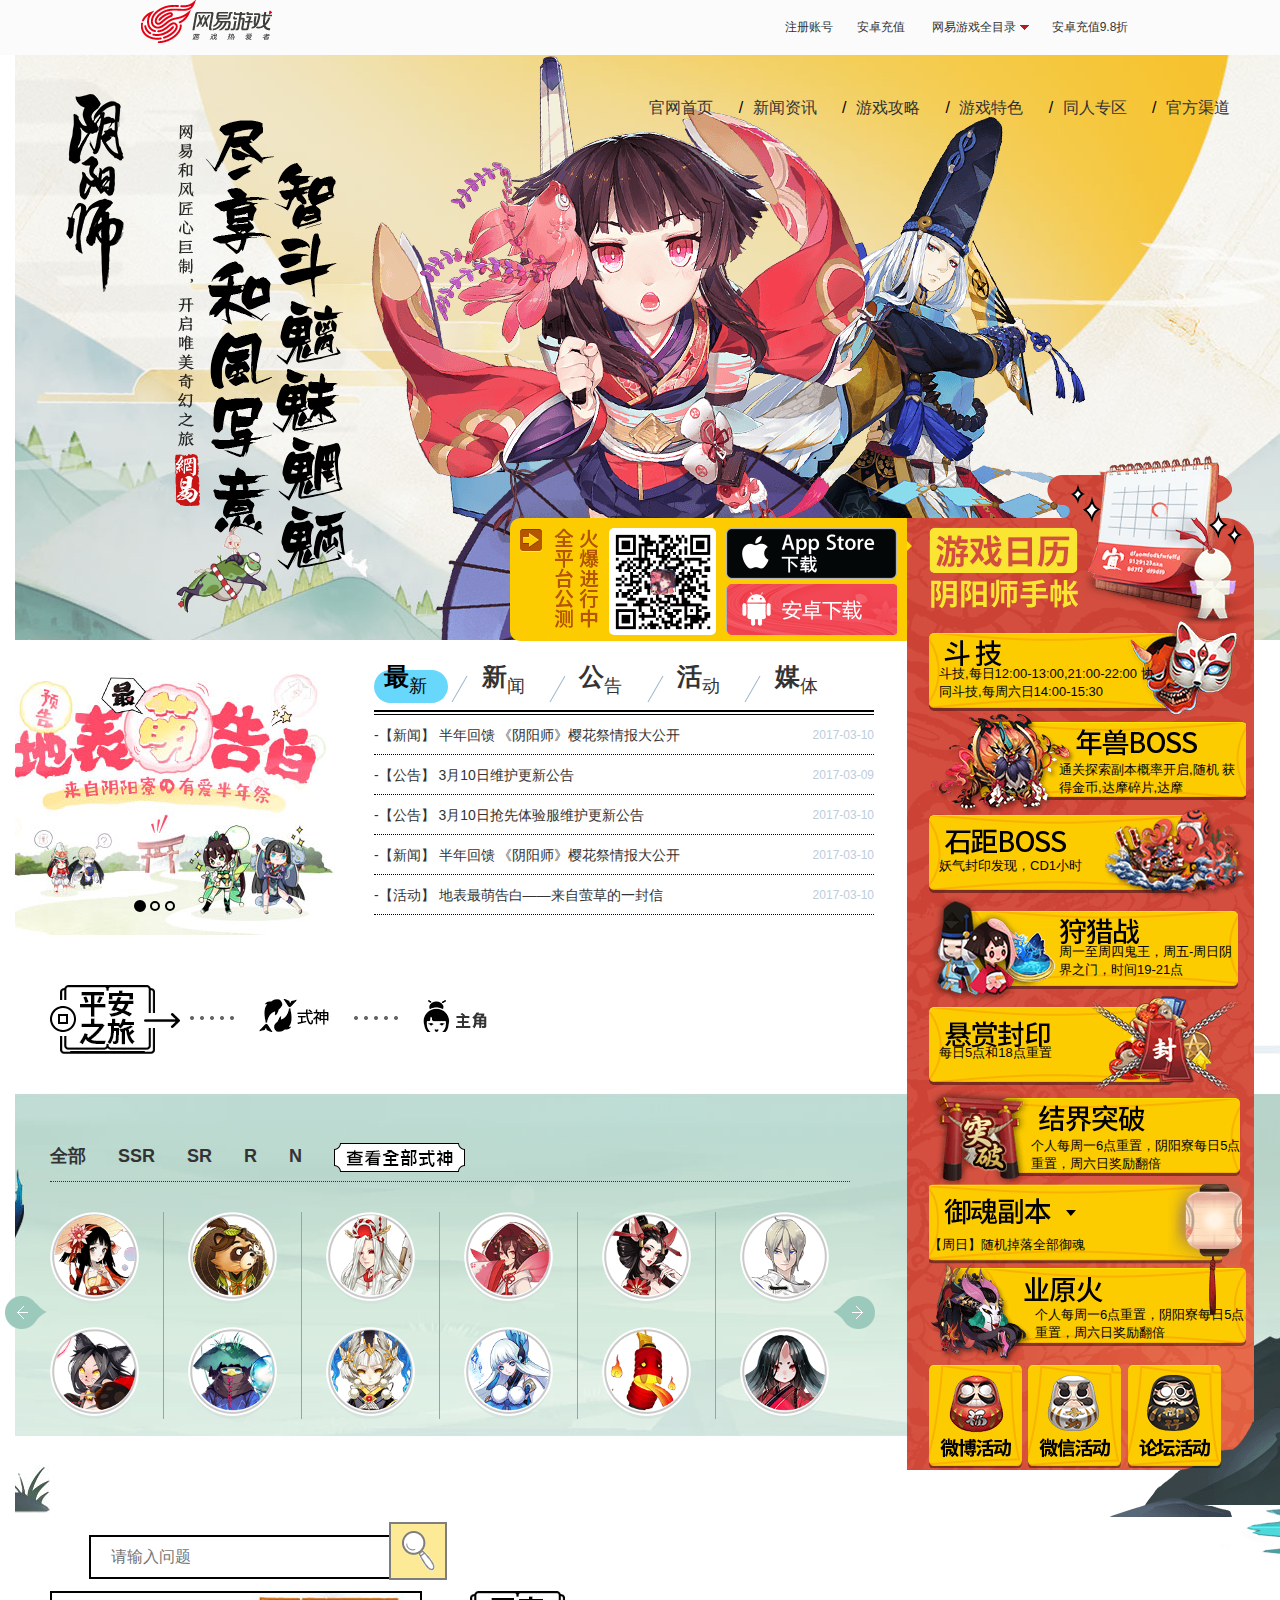
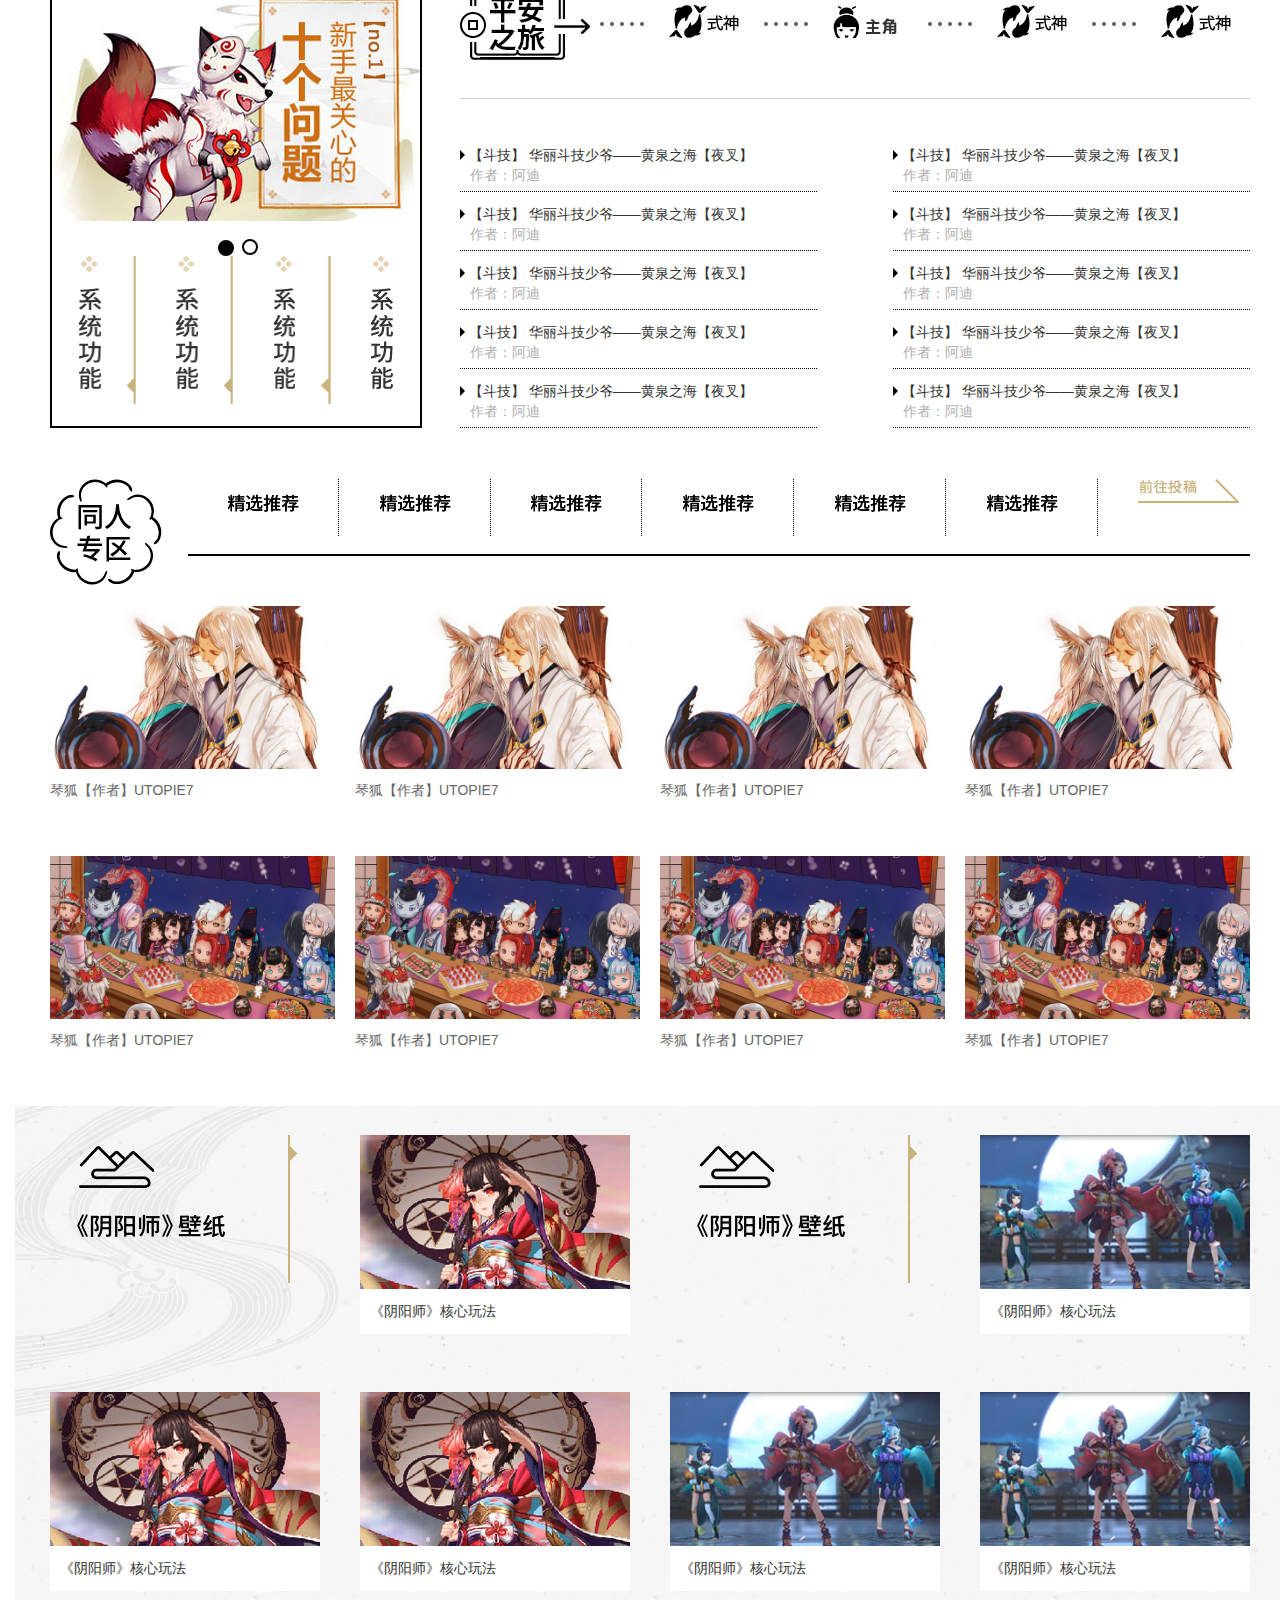
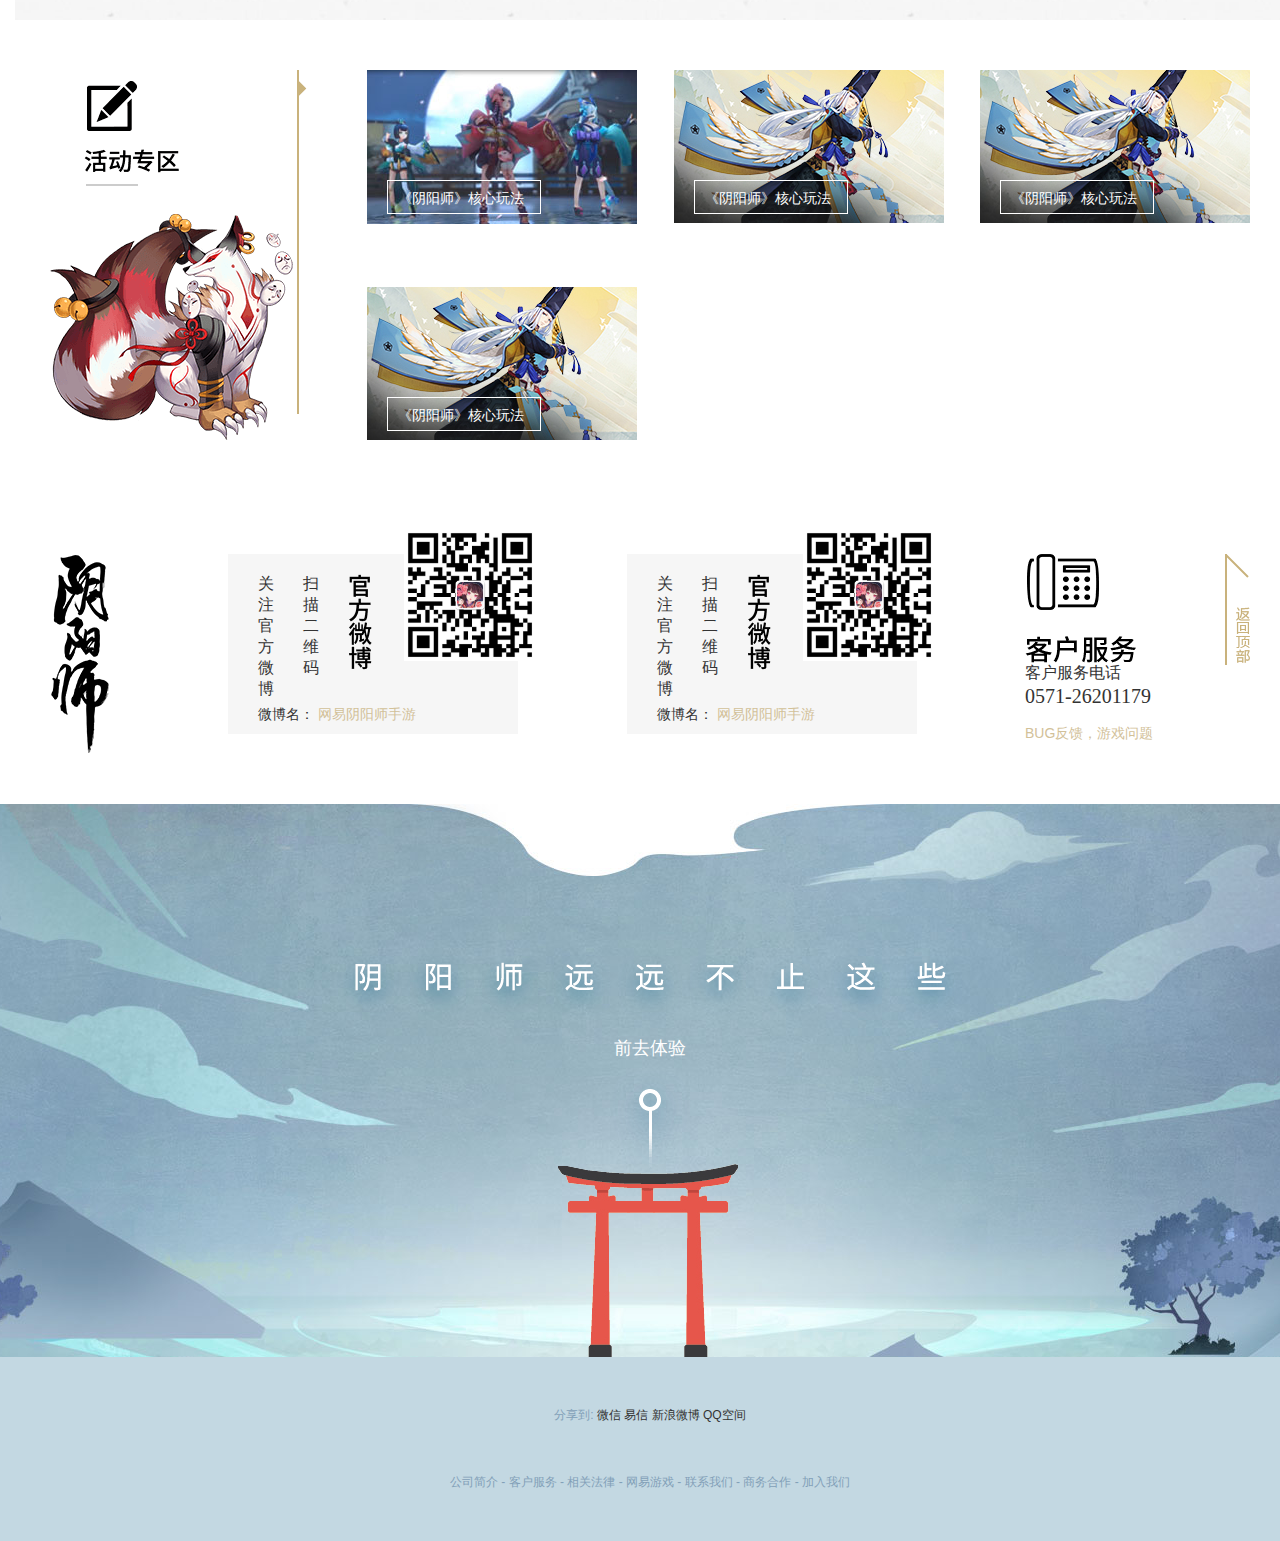
<file: index.html>
<!DOCTYPE html>
<html>
<head lang="zh-cn">
    <meta charset="UTF-8">
    <!-- 2.viewport-->
    <!-- <meta name="viewport" content="width=device-width,initial-scale=1,user-scalable=no"/> -->
    <!-- 3.x-ua-compatible-->
    <meta http-equiv="x-ua-compatible" content="IE=edge"/>
    <title></title>
    <!-- 4.引入2个兼容文件-->
    <script src="js/html5shiv.min.js"></script>
    <script src="js/respond.min.js"></script>
    <!-- 6.引入boot-->
    <link rel="stylesheet" href="css/bootstrap.min.css"/>
    <link rel="stylesheet" href="yys_home.css"/>
    <link rel="stylesheet" href="css/animate.css"/>
</head>
<body>
    <header id="header" class="clear">
        <div class="top">
            <div>
                <img src="yys_home/logo_b5525b7.png">
            </div>
            <ul>
                <li>
                    <a href="">注册账号</a>
                </li>
                <li>
                    <a href="">安卓充值</a>
                </li>
                <li>
                    <a href="">网易游戏全目录</a>
                </li>
                <li>
                    <a href="">安卓充值9.8折</a>
                </li>
            </ul>
        </div>
    </header>
    <section id="section"class="clear container">
        <nav id="nav">
            <ol class="breadcrumb">
                <li><a href="#">官网首页</a></li>
                <li><a href="yys_news.html"target="_blank">新闻资讯</a></li>
                <li><a href="yys_draw.html"target="_blank">游戏攻略</a></li>
                <li><a href="yys_actor.html" target="_blank">游戏特色</a></li>
                <li><a href="yys_cos.html" target="_blank">同人专区</a></li>
                <li><a href="yys_html5.html"target="_blank">官方渠道</a></li>
            </ol>
            <div class="animated flip">
                <img src="yys_home/logo_7920691.png" alt=""/>
            </div>
            <div class="animated lightSpeedIn">
                <img src="yys_home/slogon_fb1e8a7.png" alt=""/>
            </div>
            <div class="animated zoomIn">
                <img src="yys_home/shenle_77d66bd.png" alt=""/>
            </div>
            <div class="animated slideInUp">
                <img src="yys_home/qingmin_5e1c3bc.png" alt=""/>
            </div>

            <div><img src="yys_home/bunny_cc1e937.gif" alt=""/></div>
        </nav>
        <div id="game_calendar" class="clear">

            <div>
                <h1>
                    <b></b>
                </h1>
                <a href="#">
                斗技,每日12:00-13:00,21:00-22:00
                协同斗技,每周六日14:00-15:30
                </a>
                <a href="#">
                    通关探索副本概率开启,随机
                    获得金币,达摩碎片,达摩
                </a>
                <a href="#">
                    妖气封印发现，CD1小时
                </a>
                <a href="#">
                    周一至周四鬼王，周五-周日阴界之门，时间19-21点
                </a>
                <a href="#">
                    每日5点和18点重置
                </a>
                <a href="#">
                    个人每周一6点重置，阴阳寮每日5点重置，周六日奖励翻倍
                </a>
                <span>
                    <p>【周日】随机掉落全部御魂</p>
                    <u>
                        <p>【周日】随机掉落全部御魂</p>
                        <p>【周日】随机掉落全部御魂</p>
                        <p>【周日】随机掉落全部御魂</p>
                        <p>【周日】随机掉落全部御魂</p>

                    </u>
                </span>
                <a href="#">
                    个人每周一6点重置，阴阳寮每日5点重置，周六日奖励翻倍
                </a>
                <div class="calender_foot">
                    <a href="#"></a>
                    <a href="#"></a>
                    <a href="#"></a>
                </div>
            </div>
            <div>
                <a href="#"></a>
                <span></span>
                <span>
                    <img src="yys_home/qr" alt=""/>
                </span>
                <span>
                </span>
                 <span>
                </span>
            </div>
        </div>
        <div id="news" class="clear">
        <div>
            <div class="banner">
                <div id="carousel-example-generic" class="carousel slide" data-ride="carousel">
                    <!-- Indicators -->
                    <ol class="carousel-indicators">
                        <li data-target="#carousel-example-generic" data-slide-to="0" class="active"></li>
                        <li data-target="#carousel-example-generic" data-slide-to="1"></li>
                        <li data-target="#carousel-example-generic" data-slide-to="2"></li>
                    </ol>

                    <!-- Wrapper for slides -->
                    <div class="carousel-inner" role="listbox">
                        <div class="item active">
                            <img src="yys_home/58c0c0e1bd6cdf8a8575e5db7VlKjq7i.jpg" alt="...">
                            <div class="carousel-caption">
                            </div>
                        </div>
                        <div class="item">
                        <img src="yys_home/58b8cde296dee4ca5022d102ziyuNl4I.jpg" alt="...">
                        <div class="carousel-caption">
                            ...
                        </div>
                    </div>
                        <div class="item">
                            <img src="yys_home/58a413b8143cfaba6eaf452aEmYT9Giv.jpg" alt="...">
                            <div class="carousel-caption">
                                ...
                            </div>
                        </div>
                    </div>

                </div>
            </div>
            <div class="news_wrap">
                <div>
                    <a href="#" class="hover">
                        <b>最</b>新
                        <i></i>
                    </a>
                    <del></del>
                    <a href="#">
                        <b>新</b>闻
                        <i></i>
                    </a>
                    <del></del>
                    <a href="#">
                        <b>公</b>告
                        <i></i>
                    </a>
                    <del></del>
                    <a href="#">
                        <b>活</b>动
                        <i></i>
                    </a>
                    <del></del>
                    <a href="#">
                        <b>媒</b>体
                        <i></i>
                    </a>
                </div>
                <div>
                <ul>
                    <li>
                        <a href=""> -【新闻】 半年回馈 《阴阳师》樱花祭情报大公开</a>
                        <i>2017-03-10</i>
                    </li>
                    <li>
                        <a href=""> -【公告】 3月10日维护更新公告</a>
                        <i>2017-03-09</i>
                    </li>
                    <li>
                        <a href=""> -【公告】 3月10日抢先体验服维护更新公告</a>
                        <i>2017-03-10</i>
                    </li>
                    <li>
                        <a href=""> -【新闻】 半年回馈 《阴阳师》樱花祭情报大公开</a>
                        <i>2017-03-10</i>
                    </li>
                    <li>
                        <a href="">-【活动】 地表最萌告白——来自萤草的一封信</a>
                        <i>2017-03-10</i>
                    </li>
                </ul>
                <ul>
                    <li>
                        <a href=""> -【新闻】 半年回馈 《阴阳师》樱花祭情报大公开</a>
                        <i>2017-03-10</i>
                    </li>
                    <li>
                        <a href=""> -【公告】 半年回馈 《阴阳师》樱花祭情报大公开</a>
                        <i>2017-03-09</i>
                    </li>
                    <li>
                        <a href=""> -【公告】 半年回馈 《阴阳师》樱花祭情报大公开</a>
                        <i>2017-03-10</i>
                    </li>
                    <li>
                        <a href=""> -【新闻】 半年回馈 《阴阳师》樱花祭情报大公开</a>
                        <i>2017-03-10</i>
                    </li>
                    <li>
                        <a href="">-【活动】 半年回馈 《阴阳师》樱花祭情报大公开</a>
                        <i>2017-03-10</i>
                    </li>
                </ul>
                <ul>
                    <li>
                        <a href=""> -【新闻】 3月10日维护更新公告</a>
                        <i>2017-03-10</i>
                    </li>
                    <li>
                        <a href=""> -【公告】 3月10日维护更新公告</a>
                        <i>2017-03-09</i>
                    </li>
                    <li>
                        <a href=""> -【公告】 3月10日维护更新公告</a>
                        <i>2017-03-10</i>
                    </li>
                    <li>
                        <a href=""> -【新闻】 3月10日维护更新公告</a>
                        <i>2017-03-10</i>
                    </li>
                    <li>
                        <a href="">-【活动】 3月10日维护更新公告</a>
                        <i>2017-03-10</i>
                    </li>
                </ul>
                <ul>
                    <li>
                        <a href=""> -【新闻】 地表最萌告白——来自萤草的一封信</a>
                        <i>2017-03-10</i>
                    </li>
                    <li>
                        <a href=""> -【公告】 地表最萌告白——来自萤草的一封信</a>
                        <i>2017-03-09</i>
                    </li>
                    <li>
                        <a href=""> -【公告】 地表最萌告白——来自萤草的一封信</a>
                        <i>2017-03-10</i>
                    </li>
                    <li>
                        <a href=""> -【新闻】 地表最萌告白——来自萤草的一封信</a>
                        <i>2017-03-10</i>
                    </li>
                    <li>
                        <a href="">-【活动】 地表最萌告白——来自萤草的一封信</a>
                        <i>2017-03-10</i>
                    </li>
                </ul>
                <ul>
                    <li>
                        <a href=""> -【新闻】 3月10日抢先体验服维护更新公告</a>
                        <i>2017-03-10</i>
                    </li>
                    <li>
                        <a href=""> -【公告】 3月10日抢先体验服维护更新公告</a>
                        <i>2017-03-09</i>
                    </li>
                    <li>
                        <a href=""> -【公告】 3月10日抢先体验服维护更新公告</a>
                        <i>2017-03-10</i>
                    </li>
                    <li>
                        <a href=""> -【新闻】 3月10日抢先体验服维护更新公告</a>
                        <i>2017-03-10</i>
                    </li>
                    <li>
                        <a href="">-【活动】 3月10日抢先体验服维护更新公告</a>
                        <i>2017-03-10</i>
                    </li>
                </ul>
                </div>
            </div>
        </div>
        </div>
        <div id="shishen" class="clear">
            <div id="safe">
                <a href="#"></a>
                <span></span>
                <a href="#" class="safe_a">
                    <i></i>
                    <s></s>
                </a>
                <span></span>
                <a href="#" class="safe_a">
                    <i></i>
                    <s></s>
                </a>
            </div>
            <div id="shishen_main">
                <a href="#"class="actor_left"></a>
                <a href="#" class="actor_right"></a>
                <div class="shishen_main_top">
                    <ul>
                        <li>全部</li>
                        <li><a href="">SSR</a></li>
                        <li><a href="">SR</a></li>
                        <li><a href="">R</a></li>
                        <li><a href="">N</a></li>
                        <li>
                            <img src="yys_home/viewAll_btn_18af8fe.png" alt=""/>
                        </li>
                    </ul>
                </div>
                <div class="shishen_actor">
                    <ul>
                        <li>
                            <a href="#">
                               <span>
                                   <img src="yys_home/200.png" alt=""/>
                               </span>
                                <b>
                                </b>
                                <u>青帆主</u>
                            </a>
                            <a href="#">
                               <span>
                                   <img src="yys_home/201.png" alt=""/>
                               </span>
                                <b>
                                </b>
                                <u>青帆主</u>
                            </a>
                        </li>
                        <li>
                            <a href="#">
                               <span>
                                   <img src="yys_home/202.png" alt=""/>
                               </span>
                                <b>
                                </b>
                                <u>青帆主</u>
                            </a>
                            <a href="#">
                               <span>
                                   <img src="yys_home/203.png" alt=""/>
                               </span>
                                <b>
                                </b>
                                <u>青帆主</u>
                            </a>
                        </li>
                        <li>
                            <a href="#">
                               <span>
                                   <img src="yys_home/217.png" alt=""/>
                               </span>
                                <b>
                                </b>
                                <u>青帆主</u>
                            </a>
                            <a href="#">
                               <span>
                                   <img src="yys_home/205.png" alt=""/>
                               </span>
                                <b>
                                </b>
                                <u>青帆主</u>
                            </a>
                        </li>
                        <li>
                            <a href="#">
                               <span>
                                   <img src="yys_home/206.png" alt=""/>
                               </span>
                                <b>
                                </b>
                                <u>青帆主</u>
                            </a>
                            <a href="#">
                               <span>
                                   <img src="yys_home/207.png" alt=""/>
                               </span>
                                <b>
                                </b>
                                <u>青帆主</u>
                            </a>
                        </li>
                        <li>
                            <a href="#">
                               <span>
                                   <img src="yys_home/208.png" alt=""/>
                               </span>
                                <b>
                                </b>
                                <u>青帆主</u>
                            </a>
                            <a href="#">
                               <span>
                                   <img src="yys_home/209.png" alt=""/>
                               </span>
                                <b>
                                </b>
                                <u>青帆主</u>
                            </a>
                        </li>
                        <li>
                            <a href="#">
                               <span>
                                   <img src="yys_home/210.png" alt=""/>
                               </span>
                                <b>
                                </b>
                                <u>青帆主</u>
                            </a>
                            <a href="#">
                               <span>
                                   <img src="yys_home/212.png" alt=""/>
                               </span>
                                <b>
                                </b>
                                <u>青帆主</u>
                            </a>
                        </li>
                        <li>
                            <a href="#">
                               <span>
                                   <img src="yys_home/206.png" alt=""/>
                               </span>
                                <b>
                                </b>
                                <u>青帆主</u>
                            </a>
                            <a href="#">
                               <span>
                                   <img src="yys_home/207.png" alt=""/>
                               </span>
                                <b>
                                </b>
                                <u>青帆主</u>
                            </a>
                        </li>
                        <li>
                            <a href="#">
                               <span>
                                   <img src="yys_home/208.png" alt=""/>
                               </span>
                                <b>
                                </b>
                                <u>青帆主</u>
                            </a>
                            <a href="#">
                               <span>
                                   <img src="yys_home/209.png" alt=""/>
                               </span>
                                <b>
                                </b>
                                <u>青帆主</u>
                            </a>
                        </li>
                        <li>
                            <a href="#">
                               <span>
                                   <img src="yys_home/210.png" alt=""/>
                               </span>
                                <b>
                                </b>
                                <u>青帆主</u>
                            </a>
                            <a href="#">
                               <span>
                                   <img src="yys_home/212.png" alt=""/>
                               </span>
                                <b>
                                </b>
                                <u>青帆主</u>
                            </a>
                        </li>
                        <li>
                            <a href="#">
                               <span>
                                   <img src="yys_home/200.png" alt=""/>
                               </span>
                                <b>
                                </b>
                                <u>青帆主</u>
                            </a>
                            <a href="#">
                               <span>
                                   <img src="yys_home/201.png" alt=""/>
                               </span>
                                <b>
                                </b>
                                <u>青帆主</u>
                            </a>
                        </li>
                        <li>
                            <a href="#">
                               <span>
                                   <img src="yys_home/202.png" alt=""/>
                               </span>
                                <b>
                                </b>
                                <u>青帆主</u>
                            </a>
                            <a href="#">
                               <span>
                                   <img src="yys_home/203.png" alt=""/>
                               </span>
                                <b>
                                </b>
                                <u>青帆主</u>
                            </a>
                        </li>
                        <li>
                            <a href="#">
                               <span>
                                   <img src="yys_home/217.png" alt=""/>
                               </span>
                                <b>
                                </b>
                                <u>青帆主</u>
                            </a>
                            <a href="#">
                               <span>
                                   <img src="yys_home/205.png" alt=""/>
                               </span>
                                <b>
                                </b>
                                <u>青帆主</u>
                            </a>
                        </li>
                        <li>
                            <a href="#">
                               <span>
                                   <img src="yys_home/206.png" alt=""/>
                               </span>
                                <b>
                                </b>
                                <u>青帆主</u>
                            </a>
                            <a href="#">
                               <span>
                                   <img src="yys_home/207.png" alt=""/>
                               </span>
                                <b>
                                </b>
                                <u>青帆主</u>
                            </a>
                        </li>
                        <li>
                            <a href="#">
                               <span>
                                   <img src="yys_home/208.png" alt=""/>
                               </span>
                                <b>
                                </b>
                                <u>青帆主</u>
                            </a>
                            <a href="#">
                               <span>
                                   <img src="yys_home/209.png" alt=""/>
                               </span>
                                <b>
                                </b>
                                <u>青帆主</u>
                            </a>
                        </li>
                        <li>
                            <a href="#">
                               <span>
                                   <img src="yys_home/206.png" alt=""/>
                               </span>
                                <b>
                                </b>
                                <u>青帆主</u>
                            </a>
                            <a href="#">
                               <span>
                                   <img src="yys_home/207.png" alt=""/>
                               </span>
                                <b>
                                </b>
                                <u>青帆主</u>
                            </a>
                        </li>
                        <li>
                            <a href="#">
                               <span>
                                   <img src="yys_home/208.png" alt=""/>
                               </span>
                                <b>
                                </b>
                                <u>青帆主</u>
                            </a>
                            <a href="#">
                               <span>
                                   <img src="yys_home/209.png" alt=""/>
                               </span>
                                <b>
                                </b>
                                <u>青帆主</u>
                            </a>
                        </li>
                        <li>
                            <a href="#">
                               <span>
                                   <img src="yys_home/210.png" alt=""/>
                               </span>
                                <b>
                                </b>
                                <u>青帆主</u>
                            </a>
                            <a href="#">
                               <span>
                                   <img src="yys_home/212.png" alt=""/>
                               </span>
                                <b>
                                </b>
                                <u>青帆主</u>
                            </a>
                        </li>
                        <li>
                            <a href="#">
                               <span>
                                   <img src="yys_home/210.png" alt=""/>
                               </span>
                                <b>
                                </b>
                                <u>青帆主</u>
                            </a>
                            <a href="#">
                               <span>
                                   <img src="yys_home/212.png" alt=""/>
                               </span>
                                <b>
                                </b>
                                <u>青帆主</u>
                            </a>
                        </li>
                        <li>
                            <a href="#">
                               <span>
                                   <img src="yys_home/200.png" alt=""/>
                               </span>
                                <b>
                                </b>
                                <u>青帆主</u>
                            </a>
                            <a href="#">
                               <span>
                                   <img src="yys_home/201.png" alt=""/>
                               </span>
                                <b>
                                </b>
                                <u>青帆主</u>
                            </a>
                        </li>
                        <li>
                            <a href="#">
                               <span>
                                   <img src="yys_home/206.png" alt=""/>
                               </span>
                                <b>
                                </b>
                                <u>青帆主</u>
                            </a>
                            <a href="#">
                               <span>
                                   <img src="yys_home/207.png" alt=""/>
                               </span>
                                <b>
                                </b>
                                <u>青帆主</u>
                            </a>
                        </li>
                        <li>
                            <a href="#">
                               <span>
                                   <img src="yys_home/208.png" alt=""/>
                               </span>
                                <b>
                                </b>
                                <u>青帆主</u>
                            </a>
                            <a href="#">
                               <span>
                                   <img src="yys_home/209.png" alt=""/>
                               </span>
                                <b>
                                </b>
                                <u>青帆主</u>
                            </a>
                        </li>
                        <li>
                            <a href="#">
                               <span>
                                   <img src="yys_home/210.png" alt=""/>
                               </span>
                                <b>
                                </b>
                                <u>青帆主</u>
                            </a>
                            <a href="#">
                               <span>
                                   <img src="yys_home/212.png" alt=""/>
                               </span>
                                <b>
                                </b>
                                <u>青帆主</u>
                            </a>
                        </li>
                        <li>
                            <a href="#">
                               <span>
                                   <img src="yys_home/202.png" alt=""/>
                               </span>
                                <b>
                                </b>
                                <u>青帆主</u>
                            </a>
                            <a href="#">
                               <span>
                                   <img src="yys_home/203.png" alt=""/>
                               </span>
                                <b>
                                </b>
                                <u>青帆主</u>
                            </a>
                        </li>
                        <li>
                            <a href="#">
                               <span>
                                   <img src="yys_home/206.png" alt=""/>
                               </span>
                                <b>
                                </b>
                                <u>青帆主</u>
                            </a>
                            <a href="#">
                               <span>
                                   <img src="yys_home/207.png" alt=""/>
                               </span>
                                <b>
                                </b>
                                <u>青帆主</u>
                            </a>
                        </li>
                        <li>
                            <a href="#">
                               <span>
                                   <img src="yys_home/208.png" alt=""/>
                               </span>
                                <b>
                                </b>
                                <u>青帆主</u>
                            </a>
                            <a href="#">
                               <span>
                                   <img src="yys_home/209.png" alt=""/>
                               </span>
                                <b>
                                </b>
                                <u>青帆主</u>
                            </a>
                        </li>
                        <li>
                            <a href="#">
                               <span>
                                   <img src="yys_home/210.png" alt=""/>
                               </span>
                                <b>
                                </b>
                                <u>青帆主</u>
                            </a>
                            <a href="#">
                               <span>
                                   <img src="yys_home/212.png" alt=""/>
                               </span>
                                <b>
                                </b>
                                <u>青帆主</u>
                            </a>
                        </li>
                        <li>
                            <a href="#">
                               <span>
                                   <img src="yys_home/217.png" alt=""/>
                               </span>
                                <b>
                                </b>
                                <u>青帆主</u>
                            </a>
                            <a href="#">
                               <span>
                                   <img src="yys_home/205.png" alt=""/>
                               </span>
                                <b>
                                </b>
                                <u>青帆主</u>
                            </a>
                        </li>
                        <li>
                            <a href="#">
                               <span>
                                   <img src="yys_home/206.png" alt=""/>
                               </span>
                                <b>
                                </b>
                                <u>青帆主</u>
                            </a>
                            <a href="#">
                               <span>
                                   <img src="yys_home/207.png" alt=""/>
                               </span>
                                <b>
                                </b>
                                <u>青帆主</u>
                            </a>
                        </li>
                        <li>
                            <a href="#">
                               <span>
                                   <img src="yys_home/208.png" alt=""/>
                               </span>
                                <b>
                                </b>
                                <u>青帆主</u>
                            </a>
                            <a href="#">
                               <span>
                                   <img src="yys_home/209.png" alt=""/>
                               </span>
                                <b>
                                </b>
                                <u>青帆主</u>
                            </a>
                        </li>
                        <li>
                            <a href="#">
                               <span>
                                   <img src="yys_home/210.png" alt=""/>
                               </span>
                                <b>
                                </b>
                                <u>青帆主</u>
                            </a>
                            <a href="#">
                               <span>
                                   <img src="yys_home/212.png" alt=""/>
                               </span>
                                <b>
                                </b>
                                <u>青帆主</u>
                            </a>
                        </li>
                        <li>
                            <a href="#">
                               <span>
                                   <img src="yys_home/206.png" alt=""/>
                               </span>
                                <b>
                                </b>
                                <u>青帆主</u>
                            </a>
                            <a href="#">
                               <span>
                                   <img src="yys_home/207.png" alt=""/>
                               </span>
                                <b>
                                </b>
                                <u>青帆主</u>
                            </a>
                        </li>
                        <li>
                            <a href="#">
                               <span>
                                   <img src="yys_home/208.png" alt=""/>
                               </span>
                                <b>
                                </b>
                                <u>青帆主</u>
                            </a>
                            <a href="#">
                               <span>
                                   <img src="yys_home/209.png" alt=""/>
                               </span>
                                <b>
                                </b>
                                <u>青帆主</u>
                            </a>
                        </li>
                        <li>
                            <a href="#">
                               <span>
                                   <img src="yys_home/210.png" alt=""/>
                               </span>
                                <b>
                                </b>
                                <u>青帆主</u>
                            </a>
                            <a href="#">
                               <span>
                                   <img src="yys_home/212.png" alt=""/>
                               </span>
                                <b>
                                </b>
                                <u>青帆主</u>
                            </a>
                        </li>
                    </ul>
                </div>

            </div>
            <div class="shishen_actor1">
                <ul>
                    <li class="shishen_id_active">清明 <i></i></li>
                    <li>神乐 <i></i></li>
                    <li>源博雅 <i></i></li>
                    <li>八百比丘尼 <i></i></li>
                </ul>
                <div>
                    <img src="yys_home/zhujue_qingming_aee7c92.png" alt=""/>
                    <div class="shishen_id">
                        <h3>晴明</h3>
                        <div>
                            <p>
                                京都城中极具盛名的天才阴阳师
                            </p>
                            <p>却不知为何失去了自己的记忆
                            </p>
                            <p>等待着他的是寻回记忆的喜悦
                            </p>
                            <p>还是不堪回首的残忍真相</p>
                            <a></a>
                        </div>
                    </div>

                </div>
                <div>
                    <img src="yys_home/zhujue_shenle_585e7f3.png" alt=""/>
                    <div class="shishen_id">
                        <h3>神乐</h3>
                        <div>
                            <p>
                                京都城中极具盛名的天才阴阳师
                            </p>
                            <p>却不知为何失去了自己的记忆
                            </p>
                            <p>等待着他的是寻回记忆的喜悦
                            </p>
                            <p>还是不堪回首的残忍真相</p>
                            <a></a>
                        </div>
                    </div>

                </div>
                <div>
                    <img src="yys_home/zhujue_yby_820fcd9.png" alt=""/>
                    <div class="shishen_id">
                        <h3>源博雅</h3>
                        <div>
                            <p>
                                京都城中极具盛名的天才阴阳师
                            </p>
                            <p>却不知为何失去了自己的记忆
                            </p>
                            <p>等待着他的是寻回记忆的喜悦
                            </p>
                            <p>还是不堪回首的残忍真相</p>
                            <a></a>
                        </div>
                    </div>

                </div>
                <div>
                    <img src="yys_home/zhujue_bqn_a6c9b81.png" alt=""/>
                    <div class="shishen_id">
                        <h3>八百比丘尼</h3>
                        <div>
                            <p>
                                京都城中极具盛名的天才阴阳师
                            </p>
                            <p>却不知为何失去了自己的记忆
                            </p>
                            <p>等待着他的是寻回记忆的喜悦
                            </p>
                            <p>还是不堪回首的残忍真相</p>
                            <a></a>
                        </div>
                    </div>

                </div>
            </div>
            <div class="shishen_search">
                <input type="text"placeholder="请输入问题"/>
                <b>
                    <a href="#"></a>
                </b>
            </div>
        </div>
        <div id="strategy">
            <div class="strategy_left">
                <div>
                    <div id="car1" class="carousel slide" data-ride="carousel" data-interval="3000">
                        <!--轮播区域-->
                        <div class="carousel-inner">
                            <!--具体轮播项-->
                            <div class="item active">
                                <img src="yys_home/gl_banner_dbcbd77.jpg"/>
                            </div>
                            <div class="item">
                                <img src="yys_home/ng_banner_830d3e8.jpg"/>
                            </div>
                        </div>
                        <!-- 增加导航圆点 -->
                        <ul class="carousel-indicators">
                            <li class="active" data-target="#car1" data-slide-to="0"></li>
                            <li data-target="#car1" data-slide-to="1"></li>
                        </ul>
                    </div>
                </div>
                <div>
                    <ul>
                        <li>
                            <a href="#"></a>
                            <span></span>
                        </li>
                        <li>
                            <a href="#"></a>
                            <span></span>
                        </li>
                        <li>
                            <a href="#"></a>
                            <span></span>
                        </li>
                        <li>
                            <a href="#"></a>
                        </li>
                    </ul>
                </div>
            </div>
            <div class="strategy_right">
                <div class="strategy_right_top" id="safe">
                    <a href="#"></a>
                    <span></span>
                    <a href="#" class="safe_a">
                        <i></i>
                        <s></s>
                    </a>
                    <span></span>
                    <a href="#" class="safe_a">
                        <i></i>
                        <s></s>
                    </a>
                    <span></span>
                    <a href="#" class="safe_a">
                        <i></i>
                        <s></s>
                    </a>
                    <span></span>
                    <a href="#" class="safe_a">
                        <i></i>
                        <s></s>
                    </a>
                </div>
                <span>
                <div class="yd_s" style="left: 0px">
                <ul class="ul_1">
                    <li>
                        <a href="#">
                            <i></i>
                            【斗技】 华丽斗技少爷——黄泉之海【夜叉】
                            <br/>
                            <p>作者：阿迪</p>
                        </a>
                    </li>
                    <li>
                        <a href="#">
                            <i></i>
                            【斗技】 华丽斗技少爷——黄泉之海【夜叉】
                            <br/>
                            <p>作者：阿迪</p>
                        </a>
                    </li>
                    <li>
                        <a href="#">
                            <i></i>
                            【斗技】 华丽斗技少爷——黄泉之海【夜叉】
                            <br/>
                            <p>作者：阿迪</p>
                        </a>
                    </li>
                    <li>
                        <a href="#">
                            <i></i>
                            【斗技】 华丽斗技少爷——黄泉之海【夜叉】
                            <br/>
                            <p>作者：阿迪</p>
                        </a>
                    </li>
                    <li>
                        <a href="#">
                            <i></i>
                            【斗技】 华丽斗技少爷——黄泉之海【夜叉】
                            <br/>
                            <p>作者：阿迪</p>
                        </a>
                    </li>
                </ul>
                <ul class="ul_2">
                    <li>
                        <a href="#">
                            <i></i>
                            【斗技】 华丽斗技少爷——黄泉之海【夜叉】
                            <br/>
                            <p>作者：阿迪</p>
                        </a>
                    </li>
                    <li>
                        <a href="#">
                            <i></i>
                            【斗技】 华丽斗技少爷——黄泉之海【夜叉】
                            <br/>
                            <p>作者：阿迪</p>
                        </a>
                    </li>
                    <li>
                        <a href="#">
                            <i></i>
                            【斗技】 华丽斗技少爷——黄泉之海【夜叉】
                            <br/>
                            <p>作者：阿迪</p>
                        </a>
                    </li>
                    <li>
                        <a href="#">
                            <i></i>
                            【斗技】 华丽斗技少爷——黄泉之海【夜叉】
                            <br/>
                            <p>作者：阿迪</p>
                        </a>
                    </li>
                    <li>
                        <a href="#">
                            <i></i>
                            【斗技】 华丽斗技少爷——黄泉之海【夜叉】
                            <br/>
                            <p>作者：阿迪</p>
                        </a>
                    </li>
                </ul>
                </div>
                <div class="yd_s"style="left: 790px">
                    <ul class="ul_1">
                        <li>
                            <a href="#">
                                <i></i>
                                【斗技】 主角主角主角主角主角
                                <br/>
                                <p>作者：阿迪</p>
                            </a>
                        </li>
                        <li>
                            <a href="#">
                                <i></i>
                                【斗技】 主角主角主角主角主角
                                <br/>
                                <p>作者：阿迪</p>
                            </a>
                        </li>
                        <li>
                            <a href="#">
                                <i></i>
                                【斗技】 主角主角主角主角主角
                                <br/>
                                <p>作者：阿迪</p>
                            </a>
                        </li>
                        <li>
                            <a href="#">
                                <i></i>
                                【斗技】 主角主角主角主角主角
                                <br/>
                                <p>作者：阿迪</p>
                            </a>
                        </li>
                        <li>
                            <a href="#">
                                <i></i>
                                【斗技】 主角主角主角主角主角
                                <br/>
                                <p>作者：阿迪</p>
                            </a>
                        </li>
                    </ul>
                    <ul class="ul_2">
                        <li>
                            <a href="#">
                                <i></i>
                                【斗技】 主角主角主角主角主角
                                <br/>
                                <p>作者：阿迪</p>
                            </a>
                        </li>
                        <li>
                            <a href="#">
                                <i></i>
                                【斗技】 主角主角主角主角主角
                                <br/>
                                <p>作者：阿迪</p>
                            </a>
                        </li>
                        <li>
                            <a href="#">
                                <i></i>
                                【斗技】 主角主角主角主角主角
                                <br/>
                                <p>作者：阿迪</p>
                            </a>
                        </li>
                        <li>
                            <a href="#">
                                <i></i>
                                【斗技】 主角主角主角主角主角
                                <br/>
                                <p>作者：阿迪</p>
                            </a>
                        </li>
                        <li>
                            <a href="#">
                                <i></i>
                                【斗技】 主角主角主角主角主角
                                <br/>
                                <p>作者：阿迪</p>
                            </a>
                        </li>
                    </ul>
                </div>
                <div class="yd_s"style="left: 1580px">
                    <ul class="ul_1">
                        <li>
                            <a href="#">
                                <i></i>
                                【斗技】 主角2主角2主角2主角2主角2
                                <br/>
                                <p>作者：阿迪</p>
                            </a>
                        </li>
                        <li>
                            <a href="#">
                                <i></i>
                                【斗技】 主角2主角2主角2主角2主角2
                                <br/>
                                <p>作者：阿迪</p>
                            </a>
                        </li>
                        <li>
                            <a href="#">
                                <i></i>
                                【斗技】 主角2主角2主角2主角2主角2
                                <br/>
                                <p>作者：阿迪</p>
                            </a>
                        </li>
                        <li>
                            <a href="#">
                                <i></i>
                                【斗技】 主角2主角2主角2主角2主角2
                                <br/>
                                <p>作者：阿迪</p>
                            </a>
                        </li>
                        <li>
                            <a href="#">
                                <i></i>
                                【斗技】 主角2主角2主角2主角2主角2
                                <br/>
                                <p>作者：阿迪</p>
                            </a>
                        </li>
                    </ul>
                    <ul class="ul_2">
                        <li>
                            <a href="#">
                                <i></i>
                                【斗技】 主角2主角2主角2主角2主角2
                                <br/>
                                <p>作者：阿迪</p>
                            </a>
                        </li>
                        <li>
                            <a href="#">
                                <i></i>
                                【斗技】 主角2主角2主角2主角2主角2
                                <br/>
                                <p>作者：阿迪</p>
                            </a>
                        </li>
                        <li>
                            <a href="#">
                                <i></i>
                                【斗技】 主角2主角2主角2主角2主角2
                                <br/>
                                <p>作者：阿迪</p>
                            </a>
                        </li>
                        <li>
                            <a href="#">
                                <i></i>
                                【斗技】 主角2主角2主角2主角2主角2
                                <br/>
                                <p>作者：阿迪</p>
                            </a>
                        </li>
                        <li>
                            <a href="#">
                                <i></i>
                                【斗技】 主角2主角2主角2主角2主角2
                                <br/>
                                <p>作者：阿迪</p>
                            </a>
                        </li>
                    </ul>
                </div>
                <div class="yd_s"style="left: 2370px">
                    <ul class="ul_1">
                        <li>
                            <a href="#">
                                <i></i>
                                【斗技】 主角1主角1主角1主角1主角1
                                <br/>
                                <p>作者：阿迪</p>
                            </a>
                        </li>
                        <li>
                            <a href="#">
                                <i></i>
                                【斗技】 主角1主角1主角1主角1主角1
                                <br/>
                                <p>作者：阿迪</p>
                            </a>
                        </li>
                        <li>
                            <a href="#">
                                <i></i>
                                【斗技】 主角1主角1主角1主角1主角1
                                <br/>
                                <p>作者：阿迪</p>
                            </a>
                        </li>
                        <li>
                            <a href="#">
                                <i></i>
                                【斗技】 主角1主角1主角1主角1主角1
                                <br/>
                                <p>作者：阿迪</p>
                            </a>
                        </li>
                        <li>
                            <a href="#">
                                <i></i>
                                【斗技】 主角1主角1主角1主角1主角1
                                <br/>
                                <p>作者：阿迪</p>
                            </a>
                        </li>
                    </ul>
                    <ul class="ul_2">
                        <li>
                            <a href="#">
                                <i></i>
                                【斗技】 主角1主角1主角1主角1主角1
                                <br/>
                                <p>作者：阿迪</p>
                            </a>
                        </li>
                        <li>
                            <a href="#">
                                <i></i>
                                【斗技】 主角1主角1主角1主角1主角1
                                <br/>
                                <p>作者：阿迪</p>
                            </a>
                        </li>
                        <li>
                            <a href="#">
                                <i></i>
                                【斗技】 主角1主角1主角1主角1主角1
                                <br/>
                                <p>作者：阿迪</p>
                            </a>
                        </li>
                        <li>
                            <a href="#">
                                <i></i>
                                【斗技】 主角1主角1主角1主角1主角1
                                <br/>
                                <p>作者：阿迪</p>
                            </a>
                        </li>
                        <li>
                            <a href="#">
                                <i></i>
                                【斗技】 主角1主角1主角1主角1主角1
                                <br/>
                                <p>作者：阿迪</p>
                            </a>
                        </li>
                    </ul>
                </div>
                </span>
            </div>
        </div>
        <div id="contribute">
            <div class="container_top">
                <span></span>
                <ul>
                    <li>
                        <a href="#">
                            <u></u>
                        </a>
                        <b></b>
                    </li>
                    <li>
                        <a href="#">
                            <u></u>
                        </a>
                        <b></b>
                    </li>
                    <li>
                        <a href="#">
                            <u></u>
                        </a>
                        <b></b>
                    </li>
                    <li>
                        <a href="#">
                            <u></u>
                        </a>
                        <b></b>
                    </li>
                    <li>
                        <a href="#">
                            <u></u>
                        </a>
                        <b></b>
                    </li>
                    <li>
                        <a href="#">
                            <u></u>
                        </a>
                        <b></b>
                    </li>
                    <li>
                        <a href=""></a>
                    </li>
                </ul>
            </div>
            <div class="contribute_bo">
            <div class="container_main">
                <ul>
                    <li>
                        <a href="#">
                            <img src="yys_home/9ef9a902-33d2-48d3-ab04-fea86867c478" alt=""/>
                            <s>
                                <sup>

                                </sup>
                            </s>
                        </a>
                        <p>琴狐【作者】UTOPIE7</p>
                    </li>
                    <li>
                        <a href="#">
                            <img src="yys_home/9ef9a902-33d2-48d3-ab04-fea86867c478" alt=""/>
                            <s>
                                <sup>

                                </sup>
                            </s>
                        </a>
                        <p>琴狐【作者】UTOPIE7</p>
                    </li>
                    <li>
                        <a href="#">
                            <img src="yys_home/9ef9a902-33d2-48d3-ab04-fea86867c478" alt=""/>
                            <s>
                                <sup>

                                </sup>
                            </s>
                        </a>
                        <p>琴狐【作者】UTOPIE7</p>
                    </li>
                    <li>
                        <a href="#">
                            <img src="yys_home/9ef9a902-33d2-48d3-ab04-fea86867c478" alt=""/>
                            <s>
                                <sup>

                                </sup>
                            </s>
                        </a>
                        <p>琴狐【作者】UTOPIE7</p>
                    </li>
                </ul>
                <ul>
                    <li>
                        <a href="#">
                            <img src="yys_home/f47c4a61-6fed-4a6c-ba26-051836bb6576" alt=""/>
                            <s>
                                <sup>

                                </sup>
                            </s>
                        </a>
                        <p>琴狐【作者】UTOPIE7</p>
                    </li>
                    <li>
                        <a href="#">
                            <img src="yys_home/f47c4a61-6fed-4a6c-ba26-051836bb6576" alt=""/>
                            <s>
                                <sup>

                                </sup>
                            </s>
                        </a>
                        <p>琴狐【作者】UTOPIE7</p>
                    </li>
                    <li>
                        <a href="#">
                            <img src="yys_home/f47c4a61-6fed-4a6c-ba26-051836bb6576" alt=""/>
                            <s>
                                <sup>

                                </sup>
                            </s>
                        </a>
                        <p>琴狐【作者】UTOPIE7</p>
                    </li>
                    <li>
                        <a href="#">
                            <img src="yys_home/f47c4a61-6fed-4a6c-ba26-051836bb6576" alt=""/>
                            <s>
                                <sup>

                                </sup>
                            </s>
                        </a>
                        <p>琴狐【作者】UTOPIE7</p>
                    </li>
                </ul>
            </div>
                <div class="container_main">
                    <ul>
                        <li>
                            <a href="#">
                                <img src="yys_home/9ef9a902-33d2-48d3-ab04-fea86867c478" alt=""/>
                                <s>
                                    <sup>

                                    </sup>
                                </s>
                            </a>
                            <p>琴狐【作者】UTOPIE7</p>
                        </li>
                        <li>
                            <a href="#">
                                <img src="yys_home/9ef9a902-33d2-48d3-ab04-fea86867c478" alt=""/>
                                <s>
                                    <sup>

                                    </sup>
                                </s>
                            </a>
                            <p>琴狐【作者】UTOPIE7</p>
                        </li>
                        <li>
                            <a href="#">
                                <img src="yys_home/9ef9a902-33d2-48d3-ab04-fea86867c478" alt=""/>
                                <s>
                                    <sup>

                                    </sup>
                                </s>
                            </a>
                            <p>琴狐【作者】UTOPIE7</p>
                        </li>
                        <li>
                            <a href="#">
                                <img src="yys_home/9ef9a902-33d2-48d3-ab04-fea86867c478" alt=""/>
                                <s>
                                    <sup>

                                    </sup>
                                </s>
                            </a>
                            <p>琴狐【作者】UTOPIE7</p>
                        </li>
                    </ul>
                    <ul>
                        <li>
                            <a href="#">
                                <img src="yys_home/f47c4a61-6fed-4a6c-ba26-051836bb6576" alt=""/>
                                <s>
                                    <sup>

                                    </sup>
                                </s>
                            </a>
                            <p>琴狐【作者】UTOPIE7</p>
                        </li>
                        <li>
                            <a href="#">
                                <img src="yys_home/f47c4a61-6fed-4a6c-ba26-051836bb6576" alt=""/>
                                <s>
                                    <sup>

                                    </sup>
                                </s>
                            </a>
                            <p>琴狐【作者】UTOPIE7</p>
                        </li>
                        <li>
                            <a href="#">
                                <img src="yys_home/f47c4a61-6fed-4a6c-ba26-051836bb6576" alt=""/>
                                <s>
                                    <sup>

                                    </sup>
                                </s>
                            </a>
                            <p>琴狐【作者】UTOPIE7</p>
                        </li>
                        <li>
                            <a href="#">
                                <img src="yys_home/f47c4a61-6fed-4a6c-ba26-051836bb6576" alt=""/>
                                <s>
                                    <sup>

                                    </sup>
                                </s>
                            </a>
                            <p>琴狐【作者】UTOPIE7</p>
                        </li>
                    </ul>
                </div>
                <div class="container_main">
                    <ul>
                        <li>
                            <a href="#">
                                <img src="yys_home/9ef9a902-33d2-48d3-ab04-fea86867c478" alt=""/>
                                <s>
                                    <sup>

                                    </sup>
                                </s>
                            </a>
                            <p>琴狐【作者】UTOPIE7</p>
                        </li>
                        <li>
                            <a href="#">
                                <img src="yys_home/9ef9a902-33d2-48d3-ab04-fea86867c478" alt=""/>
                                <s>
                                    <sup>

                                    </sup>
                                </s>
                            </a>
                            <p>琴狐【作者】UTOPIE7</p>
                        </li>
                        <li>
                            <a href="#">
                                <img src="yys_home/9ef9a902-33d2-48d3-ab04-fea86867c478" alt=""/>
                                <s>
                                    <sup>

                                    </sup>
                                </s>
                            </a>
                            <p>琴狐【作者】UTOPIE7</p>
                        </li>
                        <li>
                            <a href="#">
                                <img src="yys_home/9ef9a902-33d2-48d3-ab04-fea86867c478" alt=""/>
                                <s>
                                    <sup>

                                    </sup>
                                </s>
                            </a>
                            <p>琴狐【作者】UTOPIE7</p>
                        </li>
                    </ul>
                    <ul>
                        <li>
                            <a href="#">
                                <img src="yys_home/f47c4a61-6fed-4a6c-ba26-051836bb6576" alt=""/>
                                <s>
                                    <sup>

                                    </sup>
                                </s>
                            </a>
                            <p>琴狐【作者】UTOPIE7</p>
                        </li>
                        <li>
                            <a href="#">
                                <img src="yys_home/f47c4a61-6fed-4a6c-ba26-051836bb6576" alt=""/>
                                <s>
                                    <sup>

                                    </sup>
                                </s>
                            </a>
                            <p>琴狐【作者】UTOPIE7</p>
                        </li>
                        <li>
                            <a href="#">
                                <img src="yys_home/f47c4a61-6fed-4a6c-ba26-051836bb6576" alt=""/>
                                <s>
                                    <sup>

                                    </sup>
                                </s>
                            </a>
                            <p>琴狐【作者】UTOPIE7</p>
                        </li>
                        <li>
                            <a href="#">
                                <img src="yys_home/f47c4a61-6fed-4a6c-ba26-051836bb6576" alt=""/>
                                <s>
                                    <sup>

                                    </sup>
                                </s>
                            </a>
                            <p>琴狐【作者】UTOPIE7</p>
                        </li>
                    </ul>
                </div>
                <div class="container_main">
                    <ul>
                        <li>
                            <a href="#">
                                <img src="yys_home/9ef9a902-33d2-48d3-ab04-fea86867c478" alt=""/>
                                <s>
                                    <sup>

                                    </sup>
                                </s>
                            </a>
                            <p>琴狐【作者】UTOPIE7</p>
                        </li>
                        <li>
                            <a href="#">
                                <img src="yys_home/9ef9a902-33d2-48d3-ab04-fea86867c478" alt=""/>
                                <s>
                                    <sup>

                                    </sup>
                                </s>
                            </a>
                            <p>琴狐【作者】UTOPIE7</p>
                        </li>
                        <li>
                            <a href="#">
                                <img src="yys_home/9ef9a902-33d2-48d3-ab04-fea86867c478" alt=""/>
                                <s>
                                    <sup>

                                    </sup>
                                </s>
                            </a>
                            <p>琴狐【作者】UTOPIE7</p>
                        </li>
                        <li>
                            <a href="#">
                                <img src="yys_home/9ef9a902-33d2-48d3-ab04-fea86867c478" alt=""/>
                                <s>
                                    <sup>

                                    </sup>
                                </s>
                            </a>
                            <p>琴狐【作者】UTOPIE7</p>
                        </li>
                    </ul>
                    <ul>
                        <li>
                            <a href="#">
                                <img src="yys_home/f47c4a61-6fed-4a6c-ba26-051836bb6576" alt=""/>
                                <s>
                                    <sup>

                                    </sup>
                                </s>
                            </a>
                            <p>琴狐【作者】UTOPIE7</p>
                        </li>
                        <li>
                            <a href="#">
                                <img src="yys_home/f47c4a61-6fed-4a6c-ba26-051836bb6576" alt=""/>
                                <s>
                                    <sup>

                                    </sup>
                                </s>
                            </a>
                            <p>琴狐【作者】UTOPIE7</p>
                        </li>
                        <li>
                            <a href="#">
                                <img src="yys_home/f47c4a61-6fed-4a6c-ba26-051836bb6576" alt=""/>
                                <s>
                                    <sup>

                                    </sup>
                                </s>
                            </a>
                            <p>琴狐【作者】UTOPIE7</p>
                        </li>
                        <li>
                            <a href="#">
                                <img src="yys_home/f47c4a61-6fed-4a6c-ba26-051836bb6576" alt=""/>
                                <s>
                                    <sup>

                                    </sup>
                                </s>
                            </a>
                            <p>琴狐【作者】UTOPIE7</p>
                        </li>
                    </ul>
                </div>
                <div class="container_main">
                    <ul>
                        <li>
                            <a href="#">
                                <img src="yys_home/9ef9a902-33d2-48d3-ab04-fea86867c478" alt=""/>
                                <s>
                                    <sup>

                                    </sup>
                                </s>
                            </a>
                            <p>琴狐【作者】UTOPIE7</p>
                        </li>
                        <li>
                            <a href="#">
                                <img src="yys_home/9ef9a902-33d2-48d3-ab04-fea86867c478" alt=""/>
                                <s>
                                    <sup>

                                    </sup>
                                </s>
                            </a>
                            <p>琴狐【作者】UTOPIE7</p>
                        </li>
                        <li>
                            <a href="#">
                                <img src="yys_home/9ef9a902-33d2-48d3-ab04-fea86867c478" alt=""/>
                                <s>
                                    <sup>

                                    </sup>
                                </s>
                            </a>
                            <p>琴狐【作者】UTOPIE7</p>
                        </li>
                        <li>
                            <a href="#">
                                <img src="yys_home/9ef9a902-33d2-48d3-ab04-fea86867c478" alt=""/>
                                <s>
                                    <sup>

                                    </sup>
                                </s>
                            </a>
                            <p>琴狐【作者】UTOPIE7</p>
                        </li>
                    </ul>
                    <ul>
                        <li>
                            <a href="#">
                                <img src="yys_home/f47c4a61-6fed-4a6c-ba26-051836bb6576" alt=""/>
                                <s>
                                    <sup>

                                    </sup>
                                </s>
                            </a>
                            <p>琴狐【作者】UTOPIE7</p>
                        </li>
                        <li>
                            <a href="#">
                                <img src="yys_home/f47c4a61-6fed-4a6c-ba26-051836bb6576" alt=""/>
                                <s>
                                    <sup>

                                    </sup>
                                </s>
                            </a>
                            <p>琴狐【作者】UTOPIE7</p>
                        </li>
                        <li>
                            <a href="#">
                                <img src="yys_home/f47c4a61-6fed-4a6c-ba26-051836bb6576" alt=""/>
                                <s>
                                    <sup>

                                    </sup>
                                </s>
                            </a>
                            <p>琴狐【作者】UTOPIE7</p>
                        </li>
                        <li>
                            <a href="#">
                                <img src="yys_home/f47c4a61-6fed-4a6c-ba26-051836bb6576" alt=""/>
                                <s>
                                    <sup>

                                    </sup>
                                </s>
                            </a>
                            <p>琴狐【作者】UTOPIE7</p>
                        </li>
                    </ul>
                </div>
                <div class="container_main">
                    <ul>
                        <li>
                            <a href="#">
                                <img src="yys_home/9ef9a902-33d2-48d3-ab04-fea86867c478" alt=""/>
                                <s>
                                    <sup>

                                    </sup>
                                </s>
                            </a>
                            <p>琴狐【作者】UTOPIE7</p>
                        </li>
                        <li>
                            <a href="#">
                                <img src="yys_home/9ef9a902-33d2-48d3-ab04-fea86867c478" alt=""/>
                                <s>
                                    <sup>

                                    </sup>
                                </s>
                            </a>
                            <p>琴狐【作者】UTOPIE7</p>
                        </li>
                        <li>
                            <a href="#">
                                <img src="yys_home/9ef9a902-33d2-48d3-ab04-fea86867c478" alt=""/>
                                <s>
                                    <sup>

                                    </sup>
                                </s>
                            </a>
                            <p>琴狐【作者】UTOPIE7</p>
                        </li>
                        <li>
                            <a href="#">
                                <img src="yys_home/9ef9a902-33d2-48d3-ab04-fea86867c478" alt=""/>
                                <s>
                                    <sup>

                                    </sup>
                                </s>
                            </a>
                            <p>琴狐【作者】UTOPIE7</p>
                        </li>
                    </ul>
                    <ul>
                        <li>
                            <a href="#">
                                <img src="yys_home/f47c4a61-6fed-4a6c-ba26-051836bb6576" alt=""/>
                                <s>
                                    <sup>

                                    </sup>
                                </s>
                            </a>
                            <p>琴狐【作者】UTOPIE7</p>
                        </li>
                        <li>
                            <a href="#">
                                <img src="yys_home/f47c4a61-6fed-4a6c-ba26-051836bb6576" alt=""/>
                                <s>
                                    <sup>

                                    </sup>
                                </s>
                            </a>
                            <p>琴狐【作者】UTOPIE7</p>
                        </li>
                        <li>
                            <a href="#">
                                <img src="yys_home/f47c4a61-6fed-4a6c-ba26-051836bb6576" alt=""/>
                                <s>
                                    <sup>

                                    </sup>
                                </s>
                            </a>
                            <p>琴狐【作者】UTOPIE7</p>
                        </li>
                        <li>
                            <a href="#">
                                <img src="yys_home/f47c4a61-6fed-4a6c-ba26-051836bb6576" alt=""/>
                                <s>
                                    <sup>

                                    </sup>
                                </s>
                            </a>
                            <p>琴狐【作者】UTOPIE7</p>
                        </li>
                    </ul>
                </div>
            </div>
        </div>
        <div id="video">
            <div class="video_main">
                <div>
                    <a href="#">

                    </a>
                    <dl>
                        <dt>
                            <img src="yys_home/v_3_ea19b32.jpg" alt=""/>
                        </dt>
                        <dd>《阴阳师》核心玩法</dd>
                    </dl>
                    <dl>
                        <dt>
                            <img src="yys_home/v_3_ea19b32.jpg" alt=""/>
                        </dt>
                        <dd>《阴阳师》核心玩法</dd>
                    </dl>
                    <dl>
                        <dt>
                            <img src="yys_home/v_3_ea19b32.jpg" alt=""/>
                        </dt>
                        <dd>《阴阳师》核心玩法</dd>
                    </dl>
                </div>
                <div>
                    <a href="#">

                    </a>
                    <dl>
                        <dt>
                            <img src="yys_home/v_1_0754fda.jpg" alt=""/>
                        </dt>
                        <dd>《阴阳师》核心玩法</dd>
                    </dl>
                    <dl>
                        <dt>
                            <img src="yys_home/v_1_0754fda.jpg" alt=""/>
                        </dt>
                        <dd>《阴阳师》核心玩法</dd>
                    </dl>
                    <dl>
                        <dt>
                            <img src="yys_home/v_1_0754fda.jpg" alt=""/>
                        </dt>
                        <dd>《阴阳师》核心玩法</dd>
                    </dl>
                </div>
            </div>
        </div>
        <div id="activity">
            <div class="activity_main">
                <div>
                    <img src="yys_home/activity_title_0dc5028.png" alt=""/>
                </div>
                <ul>
                    <li>
                        <dl>
                            <dt>
                                <img src="yys_home/v_1_0754fda.jpg" alt=""/>
                            </dt>
                            <dd>《阴阳师》核心玩法</dd>
                        </dl>
                    </li>
                    <li>
                        <dl>
                            <dt>
                                <img src="yys_home/cf1ae3e6-b40b-408e-bc7f-9f3725571710" alt=""/>
                            </dt>
                            <dd>《阴阳师》核心玩法</dd>
                        </dl>
                    </li>
                    <li>
                        <dl>
                            <dt>
                                <img src="yys_home/cf1ae3e6-b40b-408e-bc7f-9f3725571710" alt=""/>
                            </dt>
                            <dd>《阴阳师》核心玩法</dd>
                        </dl>
                    </li>
                    <li>
                        <dl>
                            <dt>
                                <img src="yys_home/cf1ae3e6-b40b-408e-bc7f-9f3725571710" alt=""/>
                            </dt>
                            <dd>《阴阳师》核心玩法</dd>
                        </dl>
                    </li>

                </ul>

            </div>
        </div>
        <div id="client">
            <div class="client_main">
                <div>
                    <img src="yys_home/logo_7920691.png" alt=""/>
                </div>
                <div>
                    <p>关注官方微博</p>
                    <p>扫描二维码</p>
                    <a href="#"></a>
                    <b></b>
                    <span>
                        微博名：
                        <a href="">网易阴阳师手游</a>
                    </span>
                </div>
                <div>
                    <p>关注官方微博</p>
                    <p>扫描二维码</p>
                    <a href="#"></a>
                    <b></b>
                    <span>
                        微博名：
                        <a href="">网易阴阳师手游</a>
                    </span>
                </div>
                <div>
                    <del></del>
                    <p>客户服务电话</p>
                    <p>0571-26201179</p>
                    <span>
                        <a href="">BUG反馈，游戏问题</a>
                    </span>
                    <a href="#"></a>
                </div>
            </div>
        </div>
    </section>
    <footer id="footer" >
        <div class="title">
        </div>
        <div class="go">
            <p>
                前去体验
            </p>
            <p></p>
            <p></p>
            <div>
                <img src="yys_home/qr" alt=""/>
            </div>
        </div>
        <div>
            <p>
                分享到: <a href="#">微信</a> <a href="#">易信</a> <a href="#">新浪微博</a> <a href="#">QQ空间</a>
            </p>
            <p>公司简介 - 客户服务 - 相关法律 - 网易游戏 - 联系我们 - 商务合作 - 加入我们
                </p>
        </div>
    </footer>

    <!-- 5.引入jquety,bootstrap js-->
    <script src="js/jquery-1.11.3.js"></script>
    <script src="js/bootstrap.min.js"></script>
    <script src="js/home.js"></script>
    <!--引入bootlint.js检查格式错误-->
</body>
</html>
</file>
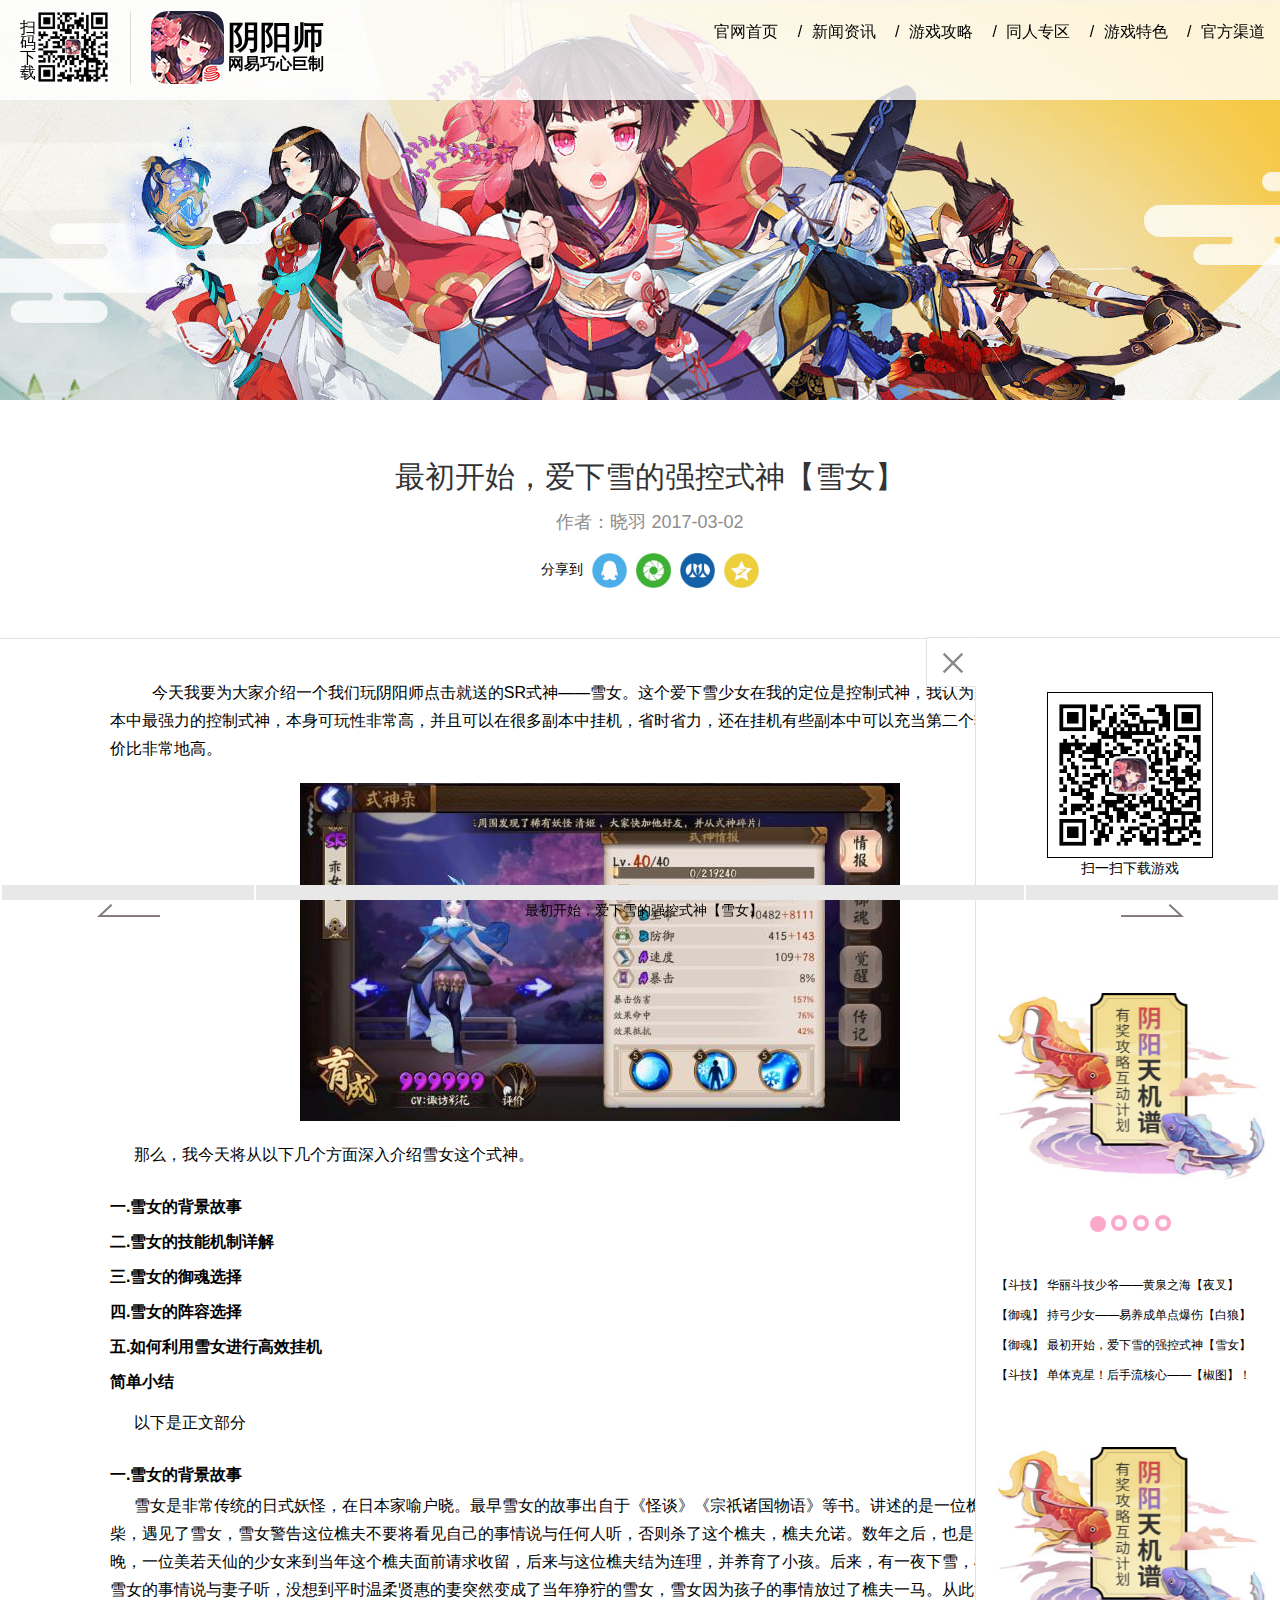
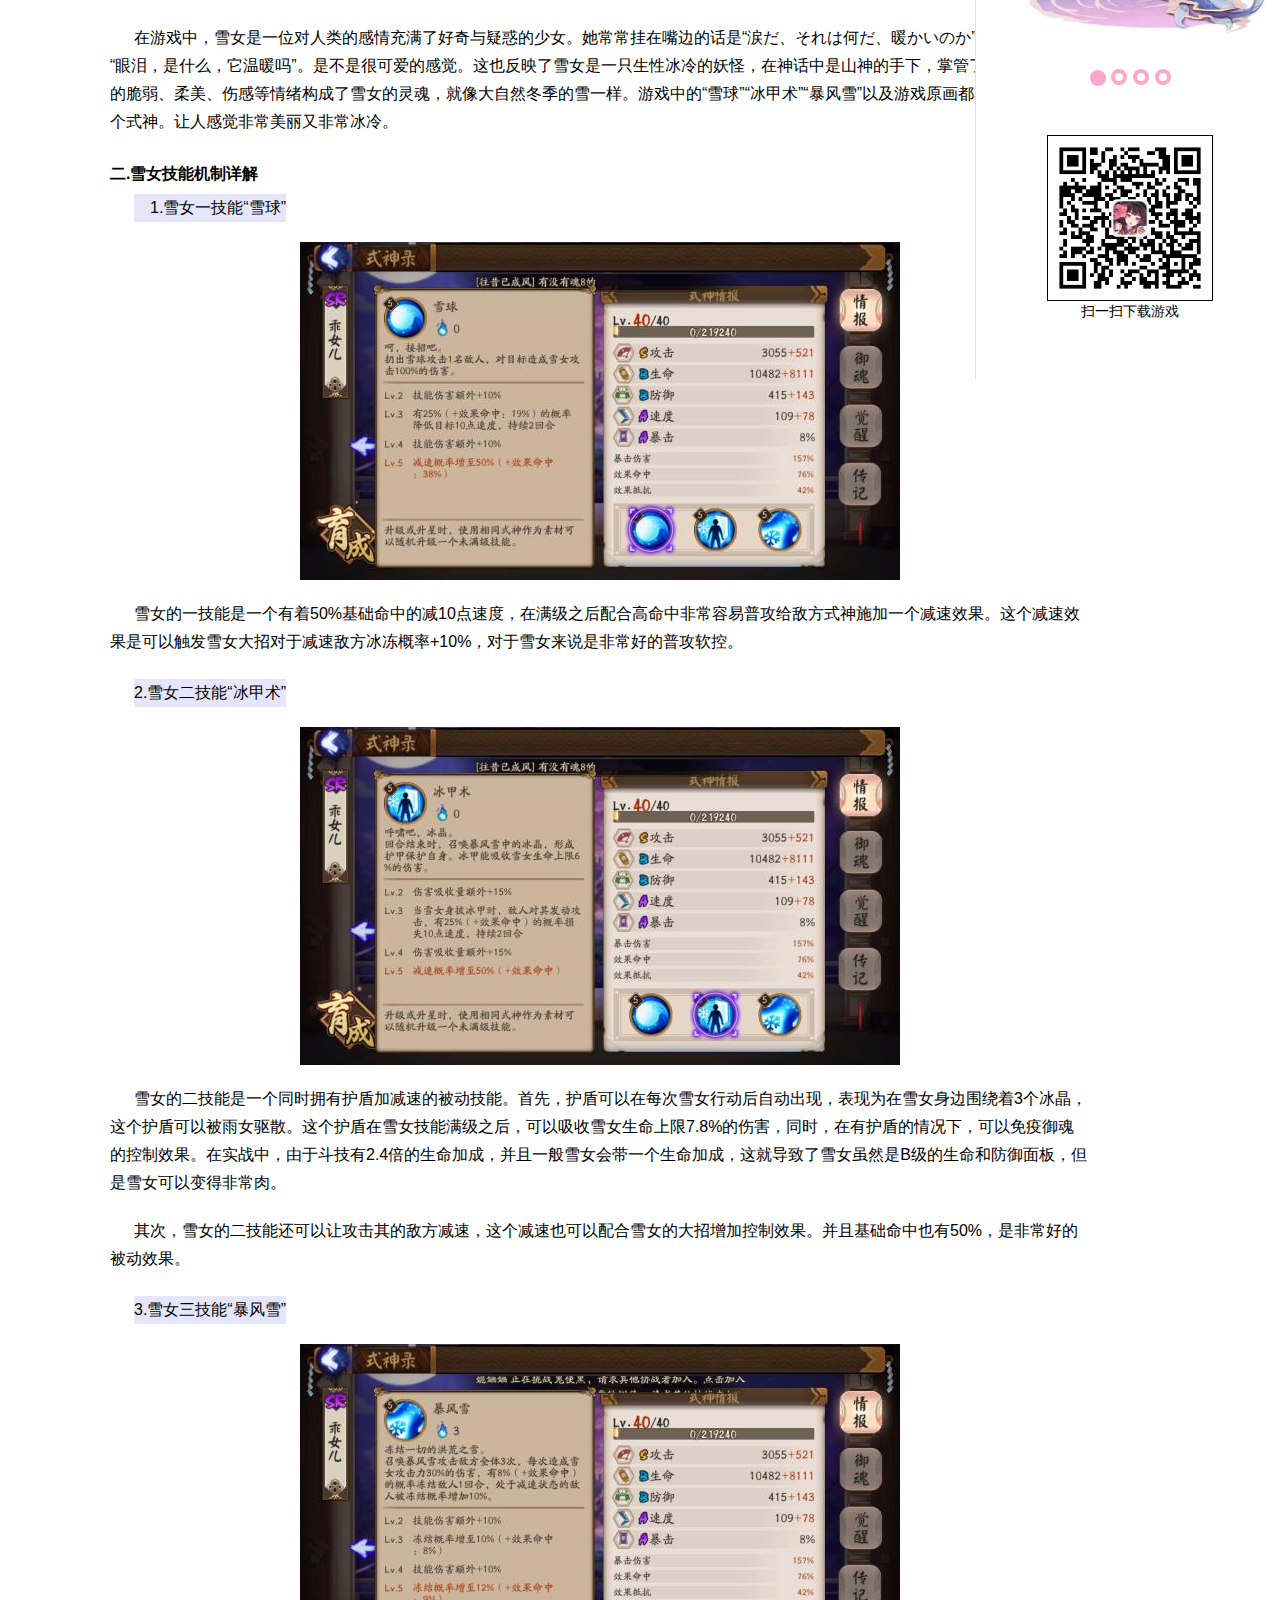
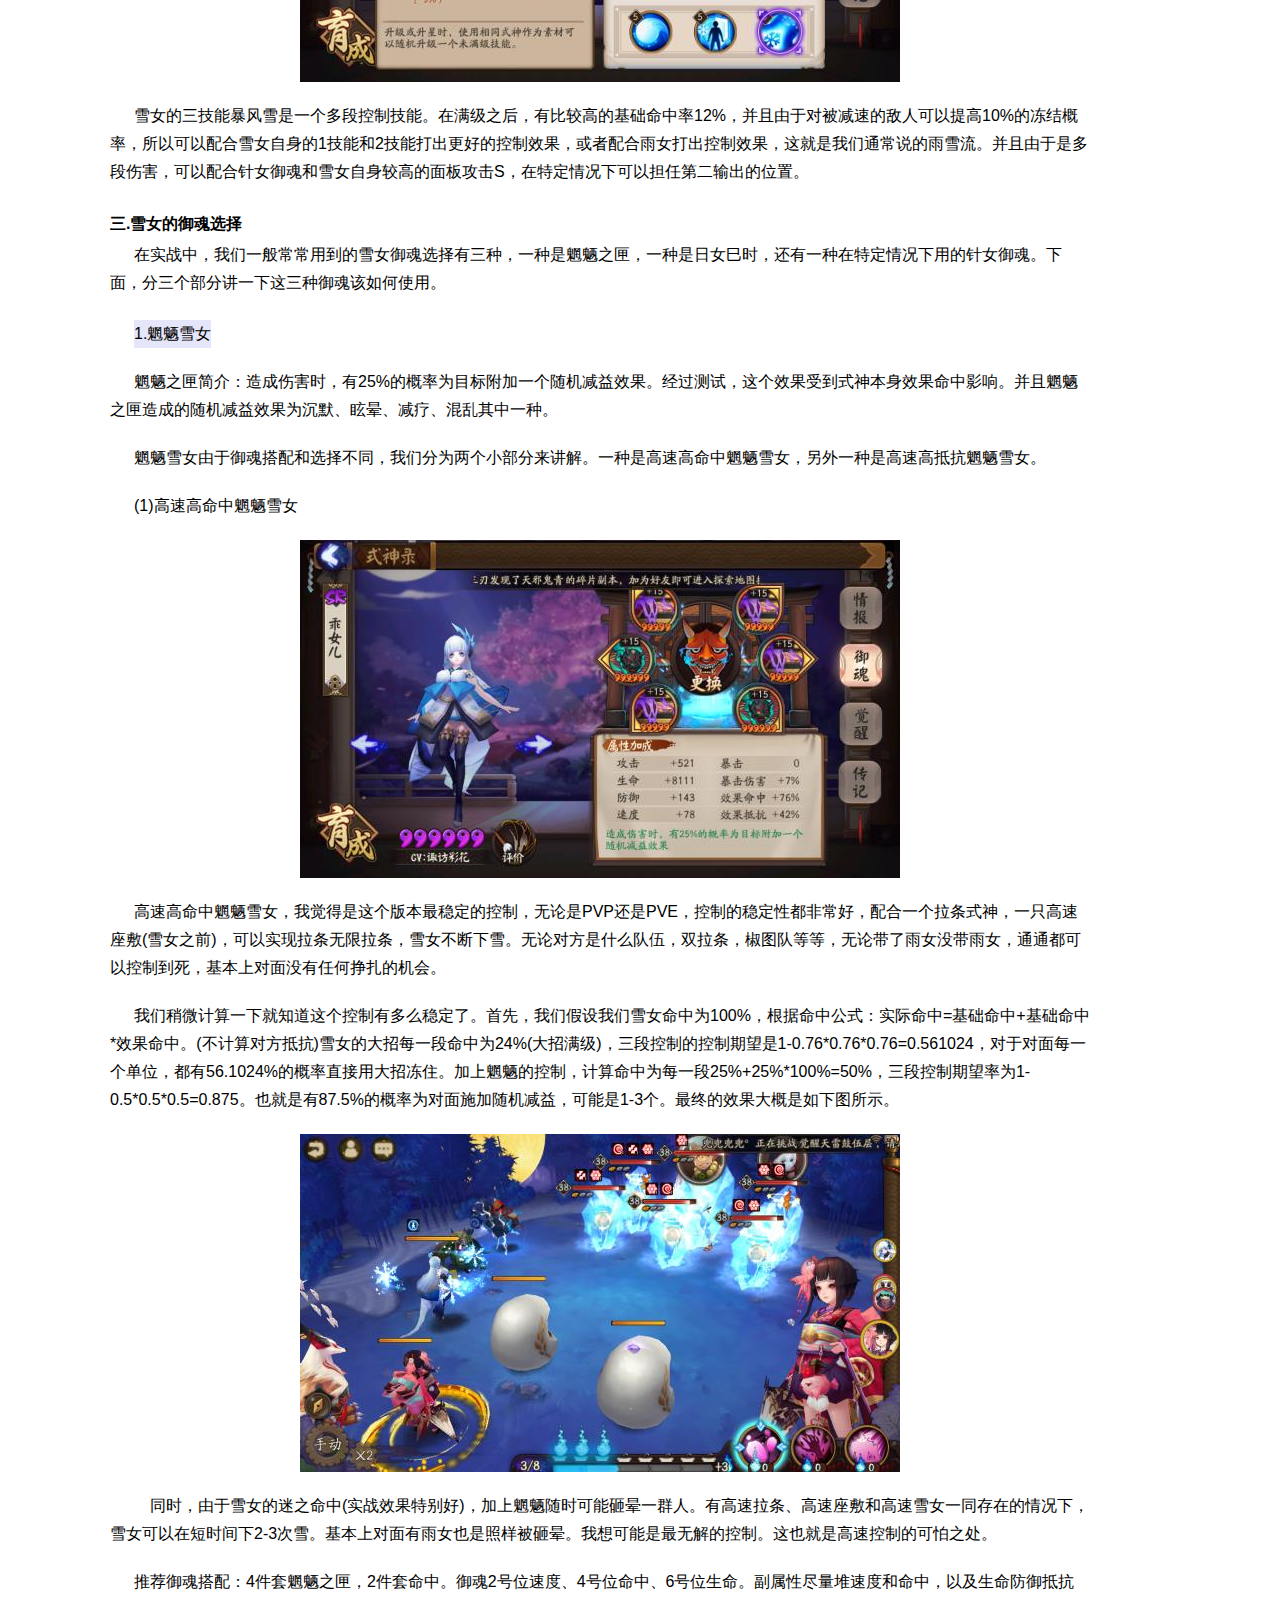
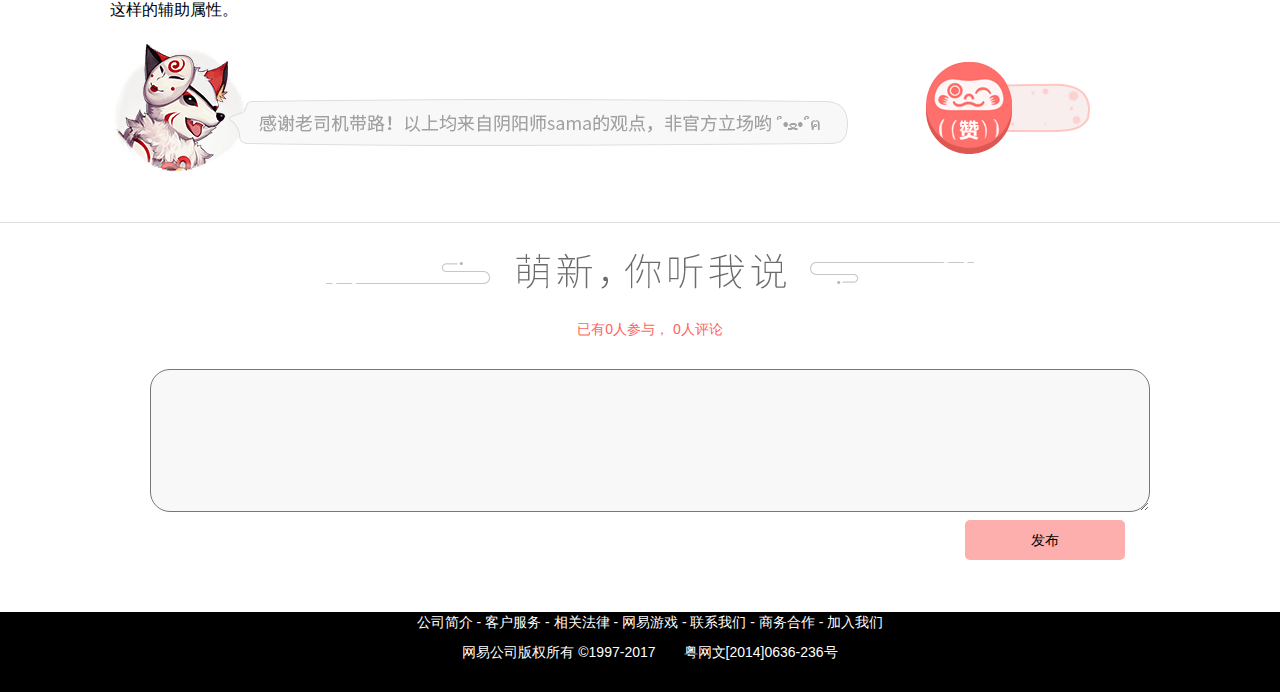
<file: yys_actor.html>
<!DOCTYPE html>
<html>
<head lang="zh-cn">
    <meta charset="UTF-8">
   <!--  <meta name="viewport" content="width=device-width,initial-scale=1,user-scalable=no"/> -->
    <meta http-equiv="x-ua-compatible" content="IE=edge"/>
    <title>yys_actor</title>
    <link rel="stylesheet" href="css/yys_news.css"/>
    <link rel="stylesheet" href="css/animate.css"/>
    <link rel="stylesheet" href="css/yys_actor.css"/>
    <!--[if lt IE 9]>
    <script src="js/html5shiv.min.js"></script>
    <script src="js/respond.min.js"></script>
    <![endif]-->
</head>
<body>
    <header id="header">
    </header>
    <div id="top">
        <div class="top_content">
            <div>
                <span>扫码下载</span>
                <img src="yys_news/wb_2cdebbf.png" alt=""/>
                <a href="#">
                    <b></b>
                    <h3>
                        阴阳师
                        <i>网易巧心巨制</i>
                    </h3>


                </a>

            </div>
            <div>
                <ol class="breadcrumb">
                    <li><a href="#">官网首页</a></li>
                    <li><a href="#">新闻资讯</a></li>
                    <li><a href="#">游戏攻略</a></li>
                    <li><a href="#">同人专区</a></li>
                    <li><a href="#">游戏特色</a></li>
                    <li><a href="#">官方渠道</a></li>
                </ol>
            </div>
        </div>
    </div>

    <section id="section">
        <articel id="foot_article">
            <div>
                <p></p>
            </div>
            <div>
                <a href="#">最初开始，爱下雪的强控式神【雪女】</a>
                <div>

                </div>
            </div>
            <div>
                <p></p>
            </div>
        </articel>
        <article id="article">
            <div class="article_scan">
                <a href="#">
                    <i></i>
                </a>
                <dl>
                    <dt>
                        <img src="yys_news/wx_d99aea4.jpg" alt=""/>
                    </dt>
                    <dd>扫一扫下载游戏</dd>
                </dl>
            </div>
            <div class="article_play">

                <div id="car1" class="carousel slide" data-ride="carousel" data-interval="3000">
                    <!--轮播区域-->
                    <div class="carousel-inner">
                        <!--具体轮播项-->
                        <div class="item active">
                            <img src="yys_news/58a413b8143cfaba6eaf452aEmYT9Giv"/>
                        </div>
                        <div class="item">
                            <img src="yys_news/587dbf395e6027b5e99a4318s7xPiPVz""/>
                        </div>
                        <div class="item">
                            <img src="yys_news/58b8cde296dee4ca5022d102ziyuNl4I"/>
                        </div>
                        <div class="item">
                            <img src="yys_news/58c0c0e1bd6cdf8a8575e5db7VlKjq7i"/>
                        </div>
                    </div>
                    <!-- 增加导航圆点 -->
                    <ul class="carousel-indicators">
                        <li class="active" data-target="#car1" data-slide-to="0"></li>
                        <li data-target="#car1" data-slide-to="1"></li>
                        <li data-target="#car1" data-slide-to="2"></li>
                        <li data-target="#car1" data-slide-to="3"></li>
                    </ul>
                </div>
            </div>
            <ul>
                <li>
                    【斗技】 华丽斗技少爷——黄泉之海【夜叉】
                </li>
                <li>
                    【御魂】 持弓少女——易养成单点爆伤【白狼】
                </li>
                <li>
                    【御魂】 最初开始，爱下雪的强控式神【雪女】
                </li>
                <li>
                    【斗技】 单体克星！后手流核心——【椒图】！
                </li>
            </ul>
            <div class="article_play">

                <div id="car1" class="carousel slide" data-ride="carousel" data-interval="3000">
                    <!--轮播区域-->
                    <div class="carousel-inner">
                        <!--具体轮播项-->
                        <div class="item active">
                            <img src="yys_news/58a413b8143cfaba6eaf452aEmYT9Giv"/>
                        </div>
                        <div class="item">
                            <img src="yys_news/587dbf395e6027b5e99a4318s7xPiPVz""/>
                        </div>
                        <div class="item">
                            <img src="yys_news/58b8cde296dee4ca5022d102ziyuNl4I"/>
                        </div>
                        <div class="item">
                            <img src="yys_news/58c0c0e1bd6cdf8a8575e5db7VlKjq7i"/>
                        </div>
                    </div>
                    <!-- 增加导航圆点 -->
                    <ul class="carousel-indicators">
                        <li class="active" data-target="#car1" data-slide-to="0"></li>
                        <li data-target="#car1" data-slide-to="1"></li>
                        <li data-target="#car1" data-slide-to="2"></li>
                        <li data-target="#car1" data-slide-to="3"></li>
                    </ul>
                </div>
            </div>
            <div class="article_scan">
                <dl>
                    <dt>
                        <img src="yys_news/wx_d99aea4.jpg" alt=""/>
                    </dt>
                    <dd>扫一扫下载游戏</dd>
                </dl>
            </div>
        </article>
        <div class="actor_top">
            <h1>最初开始，爱下雪的强控式神【雪女】</h1>
            <h2>作者：晓羽 2017-03-02</h2>
            <h3>
                分享到 <a href="#"><img src="yys_actor/1.jpg" alt=""/></a>
                <a href="#"><img src="yys_actor/2.jpg" alt=""/></a>
                <a href="#"><img src="yys_actor/3.jpg" alt=""/></a>
                <a href="#"><img src="yys_actor/4.jpg" alt=""/></a>
            </h3>
        </div>
        <div class="actor_main">
            <div>
                <p>&nbsp;&nbsp;&nbsp;&nbsp;今天我要为大家介绍一个我们玩阴阳师点击就送的SR式神——雪女。这个爱下雪少女在我的定位是控制式神，我认为是目前阴阳师版本中最强力的控制式神，本身可玩性非常高，并且可以在很多副本中挂机，省时省力，还在挂机有些副本中可以充当第二个输出的位置，性价比非常地高。
                </p>
                <img src="yys_actor/c5a1a149-19cc-4800-9027-40e683c1e1a7" alt=""/>
                <p>那么，我今天将从以下几个方面深入介绍雪女这个式神。</p>
                <ul>
                    <li>一.雪女的背景故事</li>
                    <li>二.雪女的技能机制详解</li>
                    <li>三.雪女的御魂选择</li>
                    <li>四.雪女的阵容选择</li>
                    <li>五.如何利用雪女进行高效挂机</li>
                    <li>简单小结</li>
                </ul>
                <p>以下是正文部分</p>
                <li>一.雪女的背景故事</li>
                <p>雪女是非常传统的日式妖怪，在日本家喻户晓。最早雪女的故事出自于《怪谈》《宗祇诸国物语》等书。讲述的是一位樵夫在深山砍柴，遇见了雪女，雪女警告这位樵夫不要将看见自己的事情说与任何人听，否则杀了这个樵夫，樵夫允诺。数年之后，也是一个下雪的夜晚，一位美若天仙的少女来到当年这个樵夫面前请求收留，后来与这位樵夫结为连理，并养育了小孩。后来，有一夜下雪，樵夫把当年遇见雪女的事情说与妻子听，没想到平时温柔贤惠的妻突然变成了当年狰狞的雪女，雪女因为孩子的事情放过了樵夫一马。从此消失不见。</p>
                <p>在游戏中，雪女是一位对人类的感情充满了好奇与疑惑的少女。她常常挂在嘴边的话是“涙だ、それは何だ、暖かいのか”，中文意思是“眼泪，是什么，它温暖吗”。是不是很可爱的感觉。这也反映了雪女是一只生性冰冷的妖怪，在神话中是山神的手下，掌管了冬季的雪。她的脆弱、柔美、伤感等情绪构成了雪女的灵魂，就像大自然冬季的雪一样。游戏中的“雪球”“冰甲术”“暴风雪”以及游戏原画都非常贴近雪女这个式神。让人感觉非常美丽又非常冰冷。</p>
                <li>二.雪女技能机制详解</li>
                <p class="bg">　1.雪女一技能“雪球”</p>
                <img src="yys_actor/befadf79-012d-4523-81d9-88eface98d9e" alt=""/>
                <p>雪女的一技能是一个有着50%基础命中的减10点速度，在满级之后配合高命中非常容易普攻给敌方式神施加一个减速效果。这个减速效果是可以触发雪女大招对于减速敌方冰冻概率+10%，对于雪女来说是非常好的普攻软控。</p>

            <p class="bg">2.雪女二技能“冰甲术”</p>
            <img src="yys_actor/259fcbdb-2761-41ac-bc9b-89c6655746a7" alt=""/>
            <p>雪女的二技能是一个同时拥有护盾加减速的被动技能。首先，护盾可以在每次雪女行动后自动出现，表现为在雪女身边围绕着3个冰晶，这个护盾可以被雨女驱散。这个护盾在雪女技能满级之后，可以吸收雪女生命上限7.8%的伤害，同时，在有护盾的情况下，可以免疫御魂的控制效果。在实战中，由于斗技有2.4倍的生命加成，并且一般雪女会带一个生命加成，这就导致了雪女虽然是B级的生命和防御面板，但是雪女可以变得非常肉。</p>
            <p>其次，雪女的二技能还可以让攻击其的敌方减速，这个减速也可以配合雪女的大招增加控制效果。并且基础命中也有50%，是非常好的被动效果。</p>
            <p class="bg">3.雪女三技能“暴风雪”</p>
                <img src="yys_actor/f3fc54e4-3c83-4fa5-8cd1-714d82eb0ed4" alt=""/>
                <p>雪女的三技能暴风雪是一个多段控制技能。在满级之后，有比较高的基础命中率12%，并且由于对被减速的敌人可以提高10%的冻结概率，所以可以配合雪女自身的1技能和2技能打出更好的控制效果，或者配合雨女打出控制效果，这就是我们通常说的雨雪流。并且由于是多段伤害，可以配合针女御魂和雪女自身较高的面板攻击S，在特定情况下可以担任第二输出的位置。</p>
                <li>三.雪女的御魂选择</li>
                <p>在实战中，我们一般常常用到的雪女御魂选择有三种，一种是魍魉之匣，一种是日女巳时，还有一种在特定情况下用的针女御魂。下面，分三个部分讲一下这三种御魂该如何使用。</p>
                <p class="bg">1.魍魉雪女</p>
                <p>魍魉之匣简介：造成伤害时，有25%的概率为目标附加一个随机减益效果。经过测试，这个效果受到式神本身效果命中影响。并且魍魉之匣造成的随机减益效果为沉默、眩晕、减疗、混乱其中一种。</p>
                <p>魍魉雪女由于御魂搭配和选择不同，我们分为两个小部分来讲解。一种是高速高命中魍魉雪女，另外一种是高速高抵抗魍魉雪女。</p>
                <p>(1)高速高命中魍魉雪女</p>
                <img src="yys_actor/ce8eef0c-360e-4162-971b-790ab1701d5c" alt=""/>
                <p>高速高命中魍魉雪女，我觉得是这个版本最稳定的控制，无论是PVP还是PVE，控制的稳定性都非常好，配合一个拉条式神，一只高速座敷(雪女之前)，可以实现拉条无限拉条，雪女不断下雪。无论对方是什么队伍，双拉条，椒图队等等，无论带了雨女没带雨女，通通都可以控制到死，基本上对面没有任何挣扎的机会。</p>
                <p>我们稍微计算一下就知道这个控制有多么稳定了。首先，我们假设我们雪女命中为100%，根据命中公式：实际命中=基础命中+基础命中*效果命中。(不计算对方抵抗)雪女的大招每一段命中为24%(大招满级)，三段控制的控制期望是1-0.76*0.76*0.76=0.561024，对于对面每一个单位，都有56.1024%的概率直接用大招冻住。加上魍魉的控制，计算命中为每一段25%+25%*100%=50%，三段控制期望率为1-0.5*0.5*0.5=0.875。也就是有87.5%的概率为对面施加随机减益，可能是1-3个。最终的效果大概是如下图所示。</p>
                <img src="yys_actor/5b335528-9bd8-414b-95ca-1394e2815983" alt=""/>
                <p>　同时，由于雪女的迷之命中(实战效果特别好)，加上魍魉随时可能砸晕一群人。有高速拉条、高速座敷和高速雪女一同存在的情况下，雪女可以在短时间下2-3次雪。基本上对面有雨女也是照样被砸晕。我想可能是最无解的控制。这也就是高速控制的可怕之处。</p>
                <p>推荐御魂搭配：4件套魍魉之匣，2件套命中。御魂2号位速度、4号位命中、6号位生命。副属性尽量堆速度和命中，以及生命防御抵抗这样的辅助属性。</p>
                <div class="actor_praise">
                    <span><img src="yys_actor/strategy_announce_83f2cbc.png" alt=""/></span>
                    <span><img src="yys_actor/zan_1136de8.png" alt=""/></span>
                </div>
            </div>
        </div>
        <div class="actor_listen">
            <img src="yys_actor/view-tit_249c0ed.png" alt=""/>
            <p>已有0人参与， 0人评论</p>
            <div>
                <textarea name="" id="" cols="30" rows="10"></textarea>
                <button class="bt">发布</button>
            </div>
        </div>
    </section>
    <footer id="footer">
        <div>
            <p>公司简介 - 客户服务 - 相关法律 - 网易游戏 - 联系我们 - 商务合作 - 加入我们</p>
        <p>
            网易公司版权所有 ©1997-2017　　粤网文[2014]0636-236号
        </p>
        </div>
    </footer>
<script src="js/jquery-1.11.3.js"></script>
<script src="js/bootstrap.min.js"></script>
<script src="js/bootlint.js"></script>
    <script src="js/actor.js"></script>
</body>
</html>
</file>
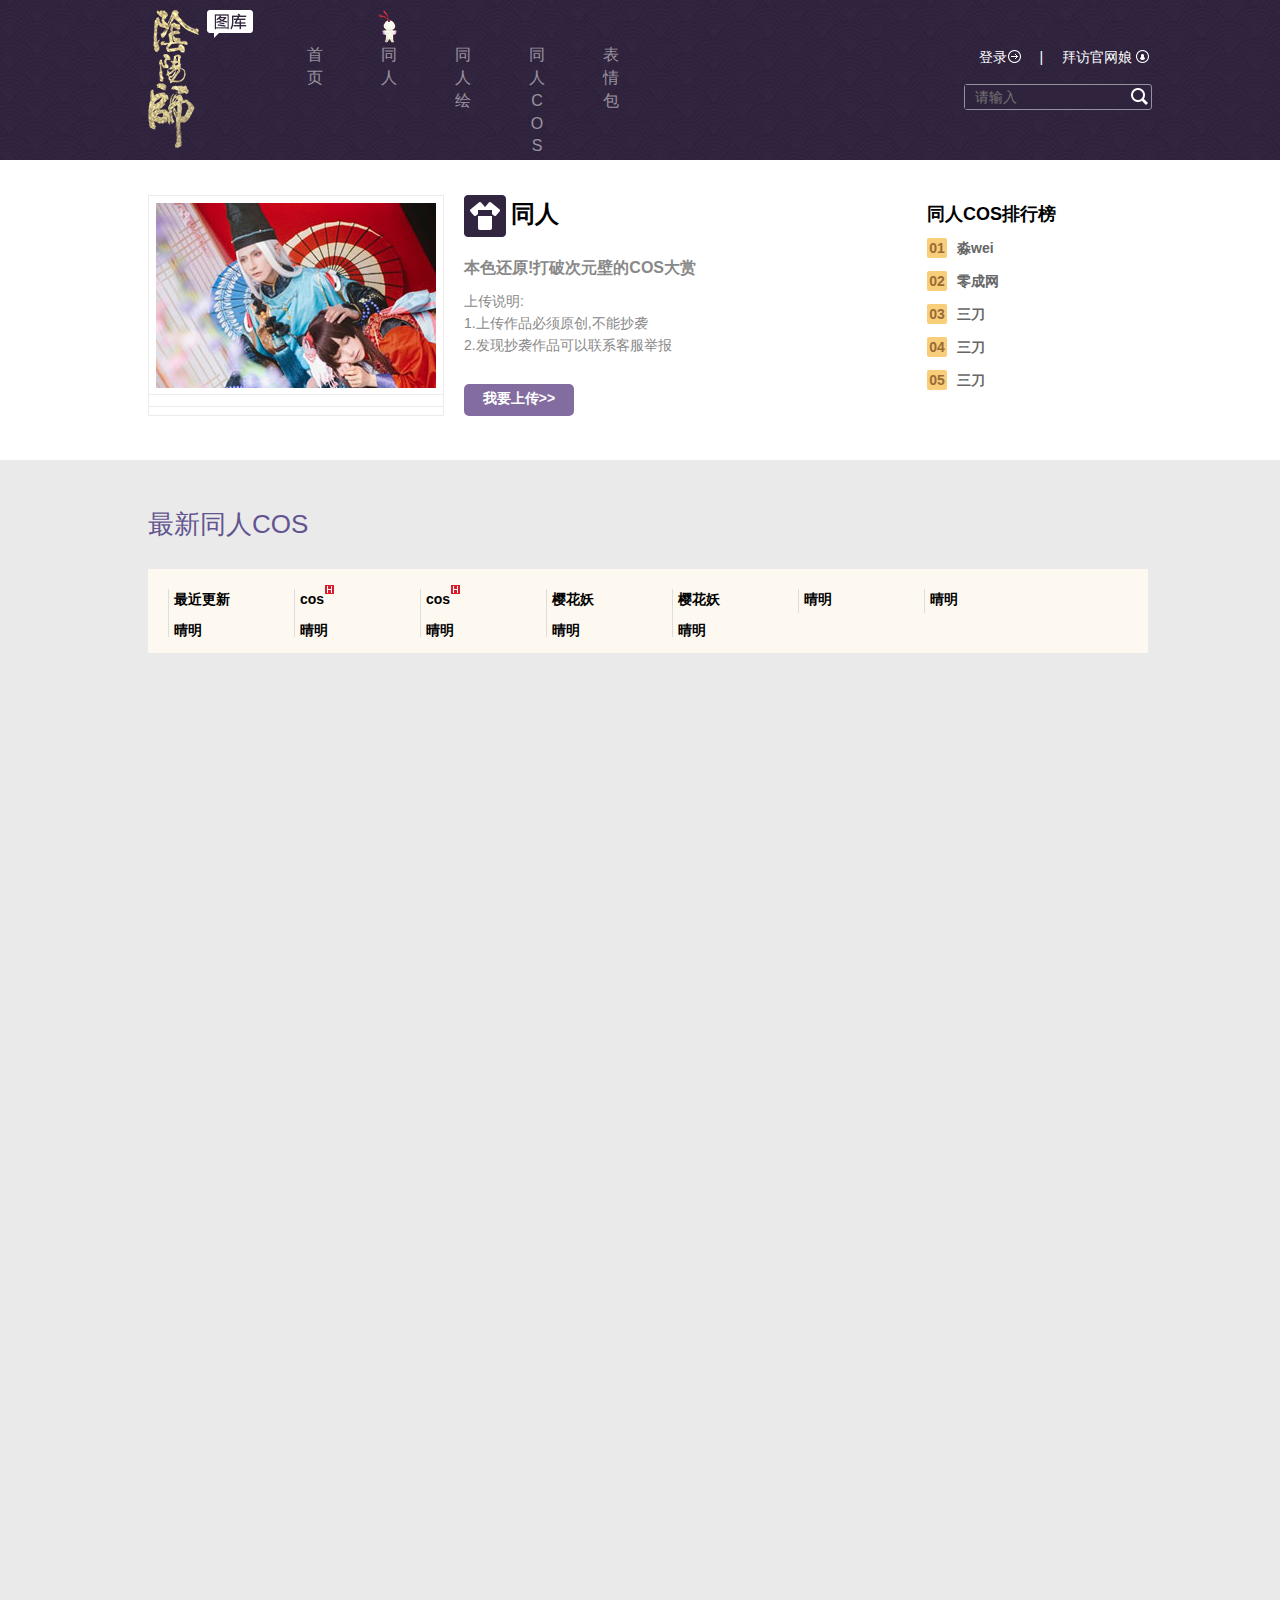
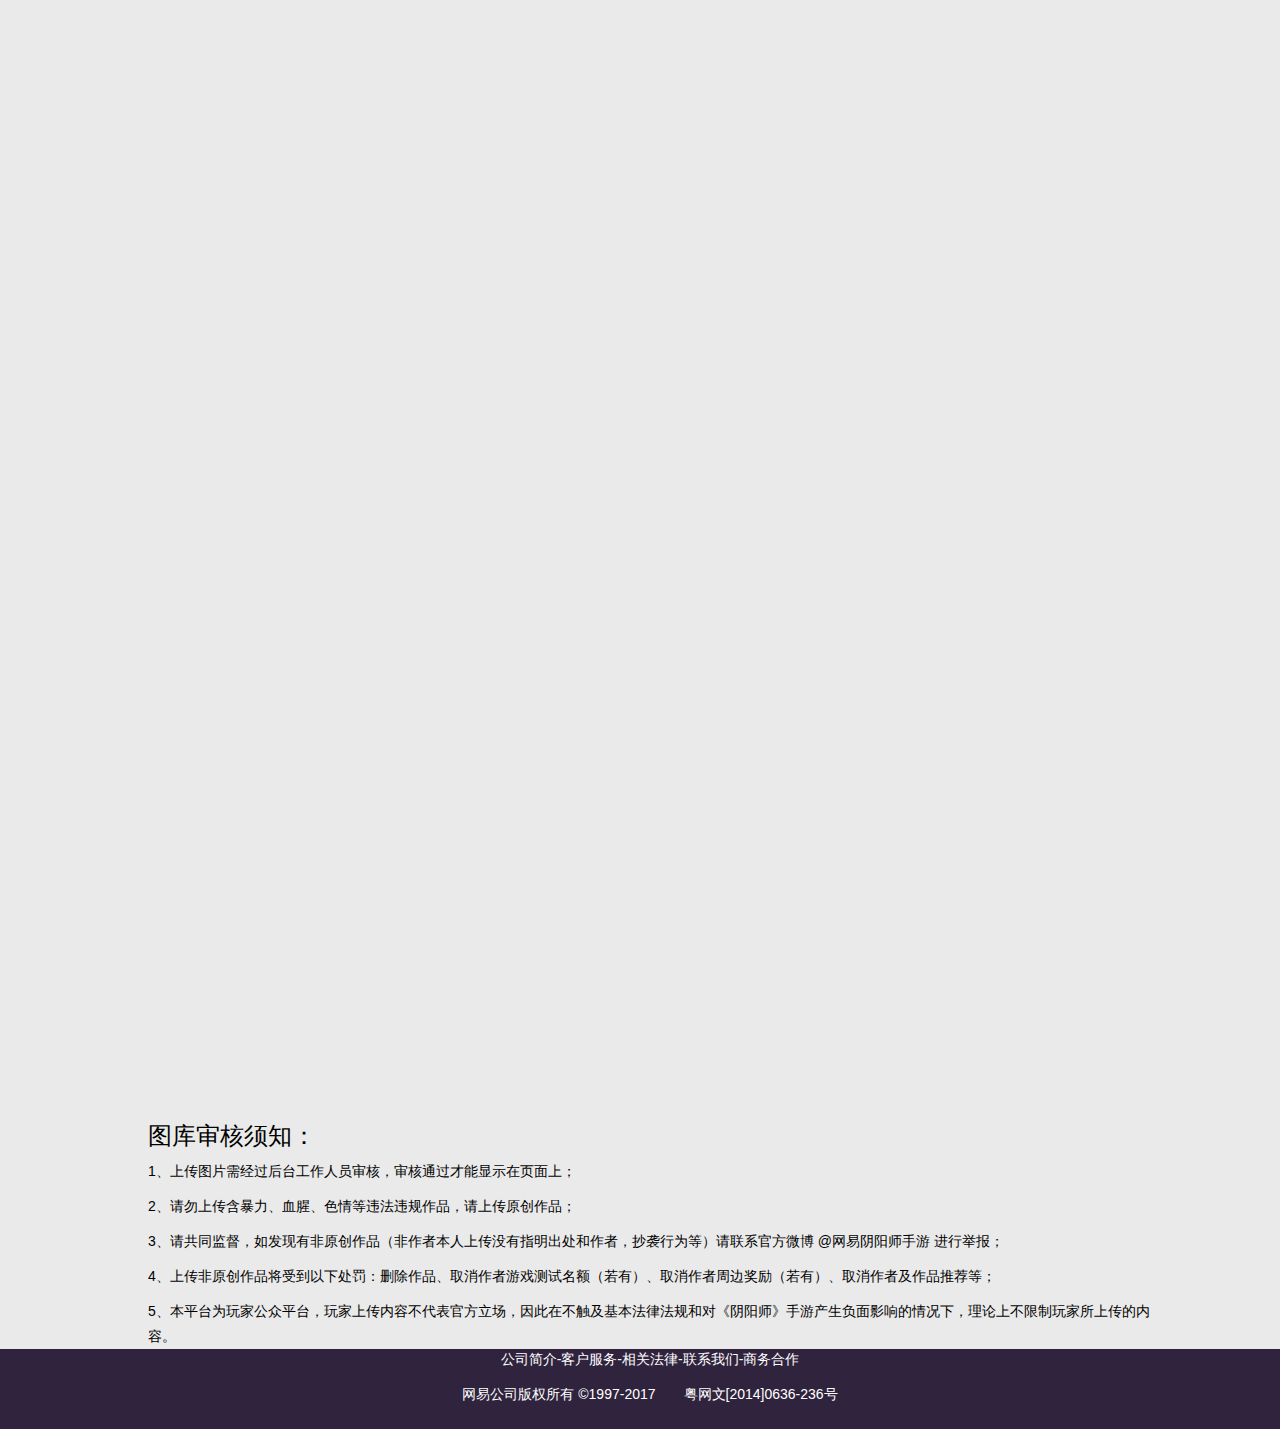
<file: yys_cos.html>
<!DOCTYPE html>
<html>
<head lang="zh-cn">
    <meta charset="UTF-8">
    <!-- 2.viewport-->
    <!-- <meta name="viewport" content="width=device-width,initial-scale=1,user-scalable=no"/> -->
    <!-- 3.x-ua-compatible-->
    <meta http-equiv="x-ua-compatible" content="IE=edge"/>
    <title>yys_cos</title>
    <!-- 4.引入2个兼容文件-->
    <script src="js/html5shiv.min.js"></script>
    <script src="js/respond.min.js"></script>
    <!-- 6.引入boot-->
    <link rel="stylesheet" href="css/bootstrap.min.css"/>
    <link rel="stylesheet" href="yys_draw.css"/>
    <link rel="stylesheet" href="css/animate.css"/>
    <link rel="stylesheet" href="css/yys_cos.css"/>
</head>
<body>
<header id="header">
    <div class="container">
        <div>
            <ul>
                <li>
                    <a href="#">
                        <i></i>
                    </a>
                </li>
                <li>
                    <b></b>
                    <a href="#">首页</a>
                </li>
                <li class="hover">
                    <b></b>
                    <a href="#">同人</a>
                </li>
                <li>
                    <b></b>
                    <a href="#">同人绘</a>
                </li>
                <li>
                    <b></b>
                    <a href="#">同人COS</a>
                </li>
                <li>
                    <b></b>
                    <a href="#">表情包</a>
                </li>
            </ul>
            <div>
                <p>
                    <a href="#">登录</a> |
                    <a href="#">拜访官网娘</a>
                </p>
                <p>
                    <input type="text"placeholder="请输入"/>
                </p>
            </div>
        </div>
    </div>
</header>
<div id="cos_main_top" class="over">
    <a href="#"></a>
    <div class="container top_main">
        <div>
            <a href="#">
                <img src="yys_cos/topAlbum_2.jpg" alt=""/>
                <i></i>
                <i></i>
            </a>
        </div>
        <div>
           <h3>
               <img src="yys_cos/icon_com_m_cos_hover.png" alt=""/>同人
           </h3>
            <p>本色还原!打破次元壁的COS大赏</p>
            <ul>
                <li>上传说明:</li>
                <li>1.上传作品必须原创,不能抄袭</li>
                <li>2.发现抄袭作品可以联系客服举报</li>
            </ul>
            <a href="#">我要上传&gt;&gt;</a>
        </div>
        <div>
            <h4>同人COS排行榜</h4>
            <ul>
                <li><i>01</i>淼wei</li>
                <li><i>02</i>零成网</li>
                <li><i>03</i>三刀</li>
                <li><i>04</i>三刀</li>
                <li><i>05</i>三刀</li>
            </ul>
        </div>
    </div>
</div>

<div id=cos_main class="container">
        <div class="newest">
            <h4>最新同人COS</h4>
            <div>
                <ul>
                    <li>
                        <a>最近更新</a>
                        <p>晴明</p>
                    </li>
                    <li>
                        <a>
                            cos
                            <s>
                            </s>
                        </a>
                        <p>晴明</p>
                    </li>
                    <li>
                        <a>
                            cos
                            <s>
                            </s>
                        </a>
                        <p>晴明</p>
                    </li>
                    <li>
                        <a>樱花妖</a>
                        <p>晴明</p>
                    </li>
                    <li>
                        <a>樱花妖</a>
                        <p>晴明</p>
                    </li>
                    <li>
                        <p>晴明</p>
                    </li>
                    <li>
                        <p>晴明</p>
                    </li>
                </ul>
            </div>
        </div>
        <div class="cos_pic clear">
            <!--<dl>-->
                <!--<dt>-->
                    <!--<img src="yys_cos/58b37bf6143cfa1763fef3ba7Zch9yvp" alt=""/>-->
                <!--</dt>-->
                <!--<dd>上传者:宁夏</dd>-->
                <!--<dd>妖狐:西迟XY</dd>-->
                <!--<dd>-->
                    <!--<span>8</span>-->
                    <!--<b>321</b>-->
                <!--</dd>-->
            <!--</dl>-->
            <!--<dl style="left: 340px ">-->
                <!--<dt>-->
                    <!--<img src="yys_cos/58b37bf696dee427c9fe6201XmQi606m" >-->
                <!--</dt>-->
                <!--<dd>上传者:宁夏</dd>-->
                <!--<dd>妖狐:西迟XY</dd>-->
                <!--<dd>-->
                    <!--<span>8</span>-->
                    <!--<b>321</b>-->
                <!--</dd>-->
            <!--</dl>-->
            <!--<dl style="left: 680px">-->
                <!--<dt>-->
                    <!--<img src="yys_cos/58b37bf6143cfa04d0c1522737wP8Ag6">-->
                <!--</dt>-->
                <!--<dd>上传者:宁夏</dd>-->
                <!--<dd>妖狐:西迟XY</dd>-->
                <!--<dd>-->
                    <!--<span>8</span>-->
                    <!--<b>321</b>-->
                <!--</dd>-->
            <!--</dl>-->
            <!--<dl>-->
                <!--<dt>-->
                    <!--<img src="yys_cos/58b37bf55e602741310a3349tiiA6NME" alt=""/>-->
                <!--</dt>-->
                <!--<dd>上传者:宁夏</dd>-->
                <!--<dd>妖狐:西迟XY</dd>-->
                <!--<dd>-->
                    <!--<span>8</span>-->
                    <!--<b>321</b>-->
                <!--</dd>-->
            <!--</dl>-->
            <!--<dl class="rf">-->
                <!--<dt>-->
                    <!--<img src="yys_cos/58ae5afc0699e23a4a6c30a4xietDBUO?fop=imageView/1/w/300"/>-->
                <!--</dt>-->
                <!--<dd>上传者:宁夏</dd>-->
                <!--<dd>妖狐:西迟XY</dd>-->
                <!--<dd>-->
                    <!--<span>8</span>-->
                    <!--<b>321</b>-->
                <!--</dd>-->
            <!--</dl>-->
            <!--<dl class="rf">-->
                <!--<dt>-->
                    <!--<img src="yys_cos/58ae5a86143cfa661f03d7afhqW87Bug" alt=""/>-->
                <!--</dt>-->
                <!--<dd>上传者:宁夏</dd>-->
                <!--<dd>妖狐:西迟XY</dd>-->
                <!--<dd>-->
                    <!--<span>8</span>-->
                    <!--<b>321</b>-->
                <!--</dd>-->
            <!--</dl>-->
            <!--<dl>-->
                <!--<dt>-->
                    <!--<img src="yys_cos/58ae5a860699e21447d24321YOQd8xcT" alt=""/>-->
                <!--</dt>-->
                <!--<dd>上传者:宁夏</dd>-->
                <!--<dd>妖狐:西迟XY</dd>-->
                <!--<dd>-->
                    <!--<span>8</span>-->
                    <!--<b>321</b>-->
                <!--</dd>-->
            <!--</dl>-->
            <!--<dl class="rf">-->
                <!--<dt>-->
                    <!--<img src="yys_cos/58ad6938143cfa19693b9a7b50Ku12O7?fop=imageView/1/w/300"/>-->
                <!--</dt>-->
                <!--<dd>上传者:宁夏</dd>-->
                <!--<dd>妖狐:西迟XY</dd>-->
                <!--<dd>-->
                    <!--<span>8</span>-->
                    <!--<b>321</b>-->
                <!--</dd>-->
            <!--</dl>-->
            <!--<dl class="rf">-->
                <!--<dt>-->
                    <!--<img src="yys_cos/58ae59ea143cfa566d7b462aa5vxS927?fop=imageView/1/w/300" alt=""/>-->
                <!--</dt>-->
                <!--<dd>上传者:宁夏</dd>-->
                <!--<dd>妖狐:西迟XY</dd>-->
                <!--<dd>-->
                    <!--<span>8</span>-->
                    <!--<b>321</b>-->
                <!--</dd>-->
            <!--</dl>-->
            <!--<dl>-->
                <!--<dt>-->
                    <!--<img src="yys_cos/58ae5a86143cfa390a0b33cfoK8Qou3L" alt=""/>-->
                <!--</dt>-->
                <!--<dd>上传者:宁夏</dd>-->
                <!--<dd>妖狐:西迟XY</dd>-->
                <!--<dd>-->
                    <!--<span>8</span>-->
                    <!--<b>321</b>-->
                <!--</dd>-->
            <!--</dl>-->
            <!--<dl class="rf">-->
                <!--<dt>-->
                    <!--<img src="yys_cos/58ad69350699e25bc78e03b4Ps6l4lR2?fop=imageView/1/w/300" alt=""/>-->
                <!--</dt>-->
                <!--<dd>上传者:宁夏</dd>-->
                <!--<dd>妖狐:西迟XY</dd>-->
                <!--<dd>-->
                    <!--<span>8</span>-->
                    <!--<b>321</b>-->
                <!--</dd>-->
            <!--</dl>-->
            <!--<dl class="rf">-->
                <!--<dt>-->
                    <!--<img src="yys_cos/58ad693596dee45fa2a04cf7NYukiIoS?fop=imageView/1/w/300" alt=""/>-->
                <!--</dt>-->
                <!--<dd>上传者:宁夏</dd>-->
                <!--<dd>妖狐:西迟XY</dd>-->
                <!--<dd>-->
                    <!--<span>8</span>-->
                    <!--<b>321</b>-->
                <!--</dd>-->
            <!--</dl>-->
            <!--<dl>-->
                <!--<dt>-->
                    <!--<img src="yys_cos/58ae5ab30699e21fb556a9ca6Qmcikyk" style="height: 390px"/>-->
                <!--</dt>-->
                <!--<dd>上传者:宁夏</dd>-->
                <!--<dd>妖狐:西迟XY</dd>-->
                <!--<dd>-->
                    <!--<span>8</span>-->
                    <!--<b>321</b>-->
                <!--</dd>-->
            <!--</dl>-->
            <!--<dl class="rf">-->
                <!--<dt>-->
                    <!--<img src="yys_cos/58ae59ea143cfa390a0b339fWefJZL66?fop=imageView/1/w/300" alt=""/>-->
                <!--</dt>-->
                <!--<dd>上传者:宁夏</dd>-->
                <!--<dd>妖狐:西迟XY</dd>-->
                <!--<dd>-->
                    <!--<span>8</span>-->
                    <!--<b>321</b>-->
                <!--</dd>-->
            <!--</dl>-->
            <!--<dl class="rf">-->
                <!--<dt>-->
                    <!--<img src="yys_cos/58ae5afb143cfa661f03d7f0JoGaIivg" alt=""/>-->
                <!--</dt>-->
                <!--<dd>上传者:宁夏</dd>-->
                <!--<dd>妖狐:西迟XY</dd>-->
                <!--<dd>-->
                    <!--<span>8</span>-->
                    <!--<b>321</b>-->
                <!--</dd>-->
            <!--</dl>-->
            <!--<dl>-->
                <!--<dt>-->
                    <!--<img src="yys_cos/58ae5afc143cfa566d7b468dDN77ccAb" alt=""/>-->
                <!--</dt>-->
                <!--<dd>上传者:宁夏</dd>-->
                <!--<dd>妖狐:西迟XY</dd>-->
                <!--<dd>-->
                    <!--<span>8</span>-->
                    <!--<b>321</b>-->
                <!--</dd>-->
            <!--</dl>-->
            <!--<dl class="rf pic_o">-->
                <!--<dt>-->
                    <!--<img src="yys_cos/58ae5afd5e602717cec01797vAKCTSWM" alt=""/>-->
                <!--</dt>-->
                <!--<dd>上传者:宁夏</dd>-->
                <!--<dd>妖狐:西迟XY</dd>-->
                <!--<dd>-->
                    <!--<span>8</span>-->
                    <!--<b>321</b>-->
                <!--</dd>-->
            <!--</dl>-->
            <!--<dl class="rf">-->
                <!--<dt>-->
                    <!--<img src="yys_cos/58ae5afe96dee4029e2a988dte48l6Q0" alt=""/>-->
                <!--</dt>-->
                <!--<dd>上传者:宁夏</dd>-->
                <!--<dd>妖狐:西迟XY</dd>-->
                <!--<dd>-->
                    <!--<span>8</span>-->
                    <!--<b>321</b>-->
                <!--</dd>-->
            <!--</dl>-->
        </div>
        <div class="tk">
            <h3>图库审核须知：</h3>
            <p>1、上传图片需经过后台工作人员审核，审核通过才能显示在页面上；</p>
            <p>2、请勿上传含暴力、血腥、色情等违法违规作品，请上传原创作品；</p>
            <p>3、请共同监督，如发现有非原创作品（非作者本人上传没有指明出处和作者，抄袭行为等）请联系官方微博 @网易阴阳师手游  进行举报；</p>
            <p>4、上传非原创作品将受到以下处罚：删除作品、取消作者游戏测试名额（若有）、取消作者周边奖励（若有）、取消作者及作品推荐等； </p>
            <p>5、本平台为玩家公众平台，玩家上传内容不代表官方立场，因此在不触及基本法律法规和对《阴阳师》手游产生负面影响的情况下，理论上不限制玩家所上传的内容。</p>
        </div>

</div>

<footer id="footer">
    <p>公司简介-客户服务-相关法律-联系我们-商务合作</p>
    <p>网易公司版权所有 ©1997-2017　　粤网文[2014]0636-236号  </p>
</footer>

<!-- 5.引入jquety,bootstrap js-->
<script src="js/jquery-1.11.3.js"></script>
<script src="js/bootstrap.min.js"></script>
<script src="js/cos.js"></script>
</body>
</html>
</file>
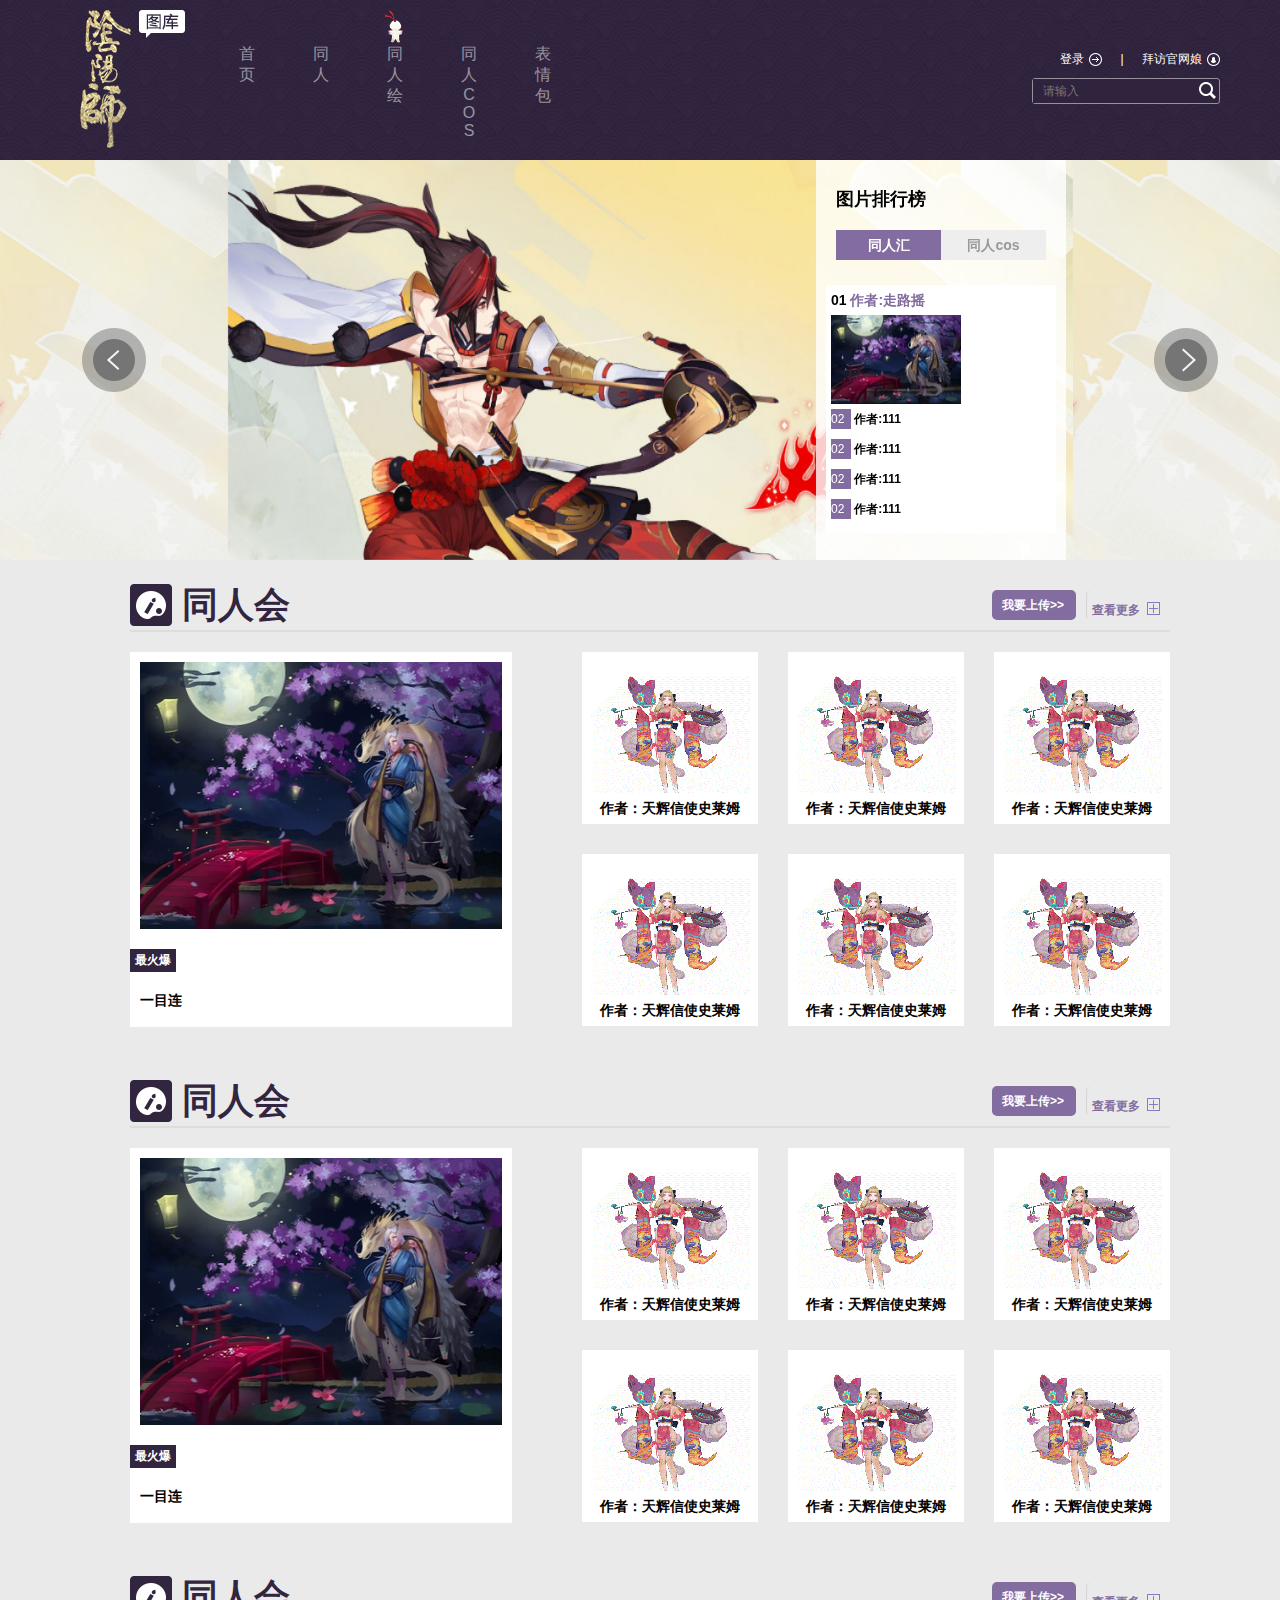
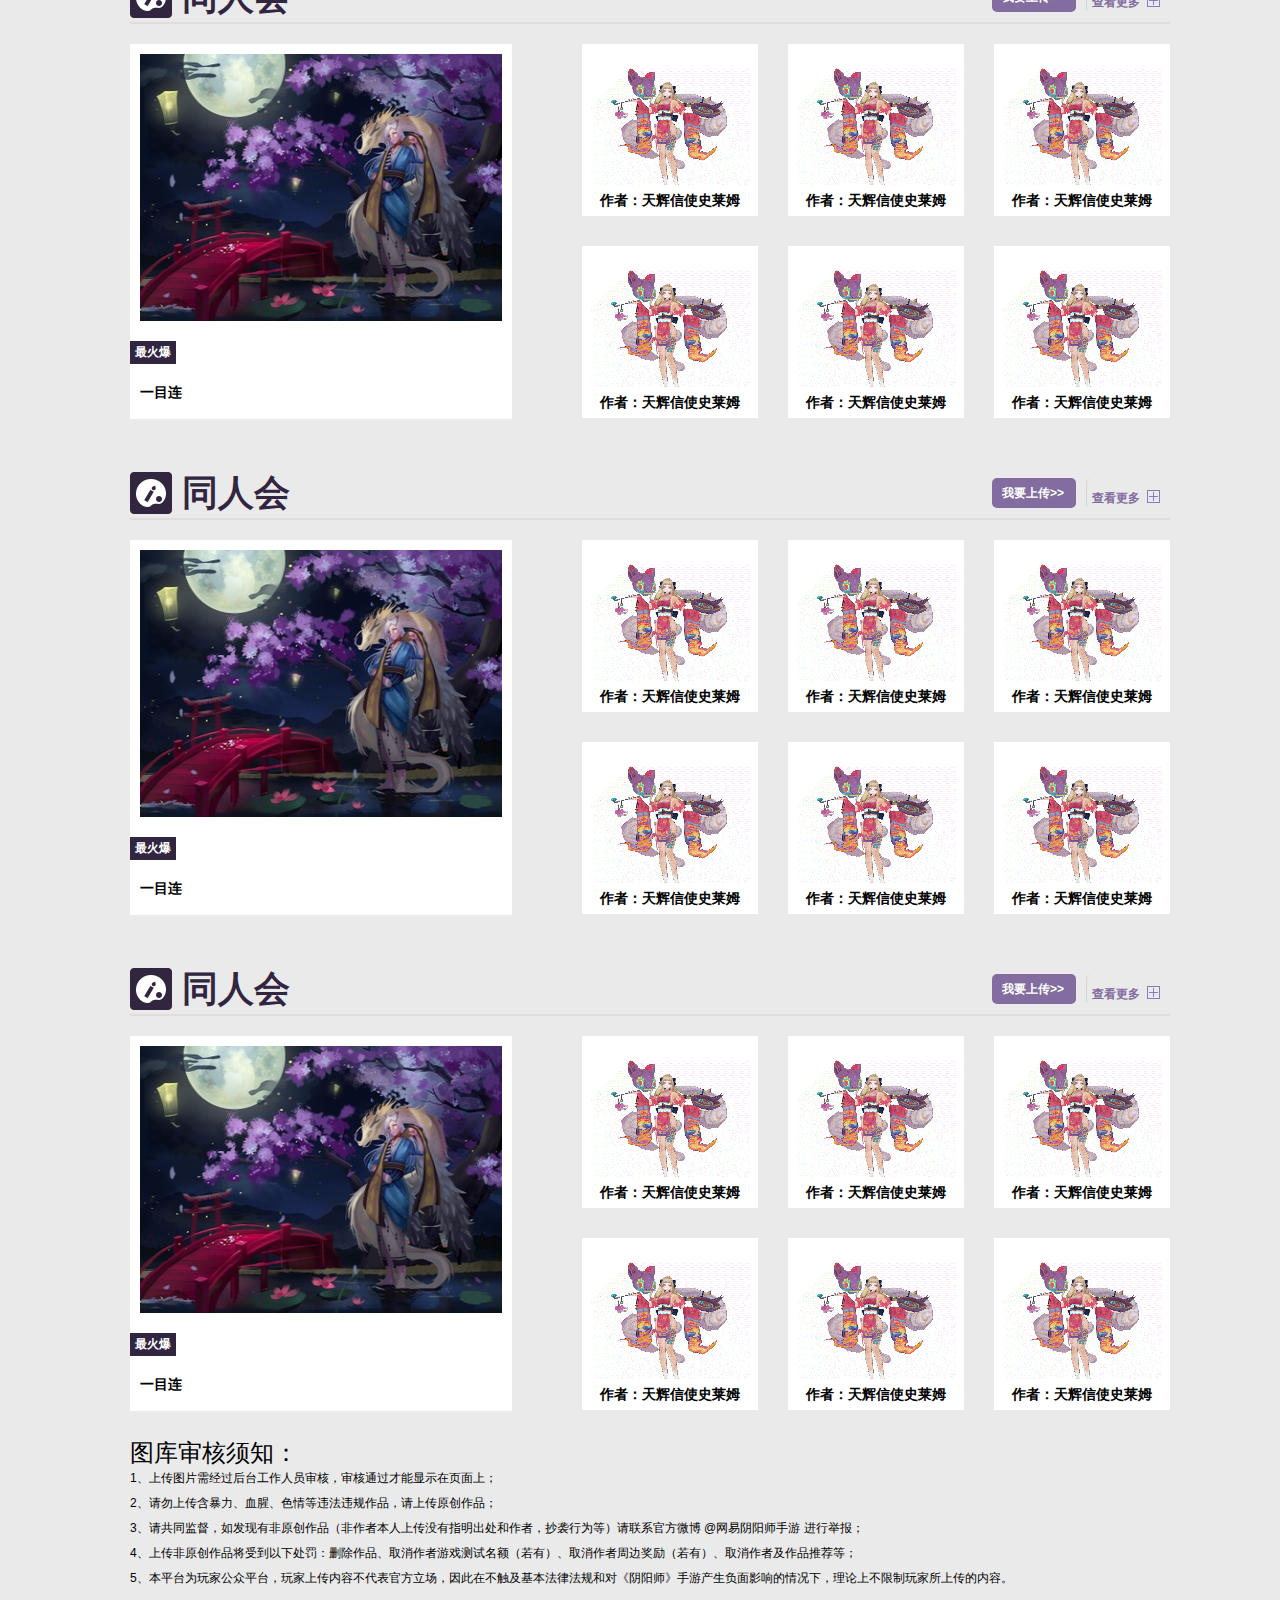
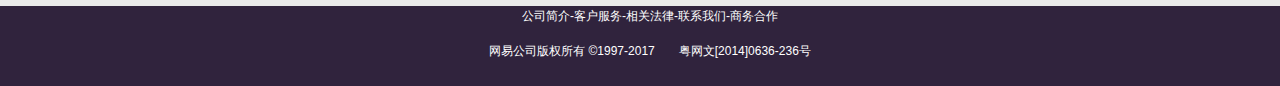
<file: yys_draw.html>
<!DOCTYPE html>
<html>
<head lang="zh-cn">
    <meta charset="UTF-8">
    <!-- 2.viewport-->
    <!-- <meta name="viewport" content="width=device-width,initial-scale=1,user-scalable=no"/> -->
    <!-- 3.x-ua-compatible-->
    <meta http-equiv="x-ua-compatible" content="IE=edge"/>
    <title></title>
    <!-- 4.引入2个兼容文件-->
    <script src="js/html5shiv.min.js"></script>
    <script src="js/respond.min.js"></script>
    <!-- 6.引入boot-->
    <link rel="stylesheet" href="css/bootstrap.min.css"/>
    <link rel="stylesheet" href="yys_draw.css"/>
    <link rel="stylesheet" href="css/animate.css"/>
</head>
<body>
    <header id="header">
        <div class="container">
            <div>
                <ul>
                    <li>
                        <a href="#">
                            <i></i>
                        </a>
                    </li>
                    <li>
                        <b></b>
                        <a href="#">首页</a>
                    </li>
                    <li>
                        <b></b>
                        <a href="#">同人</a>
                    </li>
                    <li class="hover">
                        <b></b>
                        <a href="#">同人绘</a>
                    </li>
                    <li>
                        <b></b>
                        <a href="#">同人COS</a>
                    </li>
                    <li>
                        <b></b>
                        <a href="#">表情包</a>
                    </li>
                </ul>
                <div>
                    <p>
                        <a href="#">登录</a> |
                        <a href="#">拜访官网娘</a>
                    </p>
                    <p>
                        <input type="text"placeholder="请输入"/>
                    </p>
                </div>
            </div>
        </div>
    </header>
    <nav id="nav">
        <div id="car1" class="carousel slide" data-ride="carousel" data-interval="3000">
            <!--轮播区域-->
            <div class="carousel-inner">
                <!--具体轮播项-->
                <div class="item active">
                    <img src="yys_draw/banner4_329c4a4.jpg"/>
                </div>
                <div class="item">
                    <img src="yys_draw/banner1_c3b3eb8.jpg"/>
                </div>
                <div class="item">
                    <img src="yys_draw/banner2_89e180d.jpg"/>
                </div>
                <div class="item">
                    <img src="yys_draw/banner3_1c8093c.jpg"/>
                </div>
            </div>
            <!-- 左右方向 -->
            <a href="#car1" class="carousel-control left" data-slide="prev">
                <span>
                    <b></b>
                </span>
                <a href="#car1" class="carousel-control right active" data-slide="prev">
                    <span>
                        <b></b>
                    </span>
                </a>

        </div>
        <div class="pic_list">
            <h4>图片排行榜</h4>
                <ul>
                    <li class="hover">
                        <b>同人汇</b>
                        <ul class="ul_1">
                            <li>
                                <p>
                                    <span>01</span>
                                    <a href="#">作者:走路摇</a>
                                    <img src="yys_draw/58bbdb055e6027c41303df54P5t6utMY" alt=""/>
                                </p>
                            </li>
                            <li>
                                <i>02</i>
                                <b>作者:111</b>
                            </li>
                            <li>
                                <i>02</i>
                                <b>作者:111</b>
                            </li>
                            <li>
                                <i>02</i>
                                <b>作者:111</b>
                            </li>
                            <li>
                                <i>02</i>
                                <b>作者:111</b>
                            </li>
                        </ul>
                    </li>
                    <li>
                        <b>同人cos</b>
                        <ul class="ul_2">
                            <li>
                                <p>
                                    <span>01</span>
                                    <a href="#">一木链</a>
                                    <img src="yys_draw/58c5eeb9bd6cdf17cf279ebcPFXmBh21.jpg" alt=""/>
                                </p>
                            </li>
                            <li>
                                <i>02</i>
                                <b>作者：天辉信使史莱姆</b>
                            </li>
                            <li>
                                <i>02</i>
                                <b>作者：天辉信使史莱姆</b>
                            </li>
                            <li>
                                <i>02</i>
                                <b>作者：天辉信使史莱姆</b>
                            </li>
                            <li>
                                <i>02</i>
                                <b>作者：天辉信使史莱姆</b>
                            </li>
                        </ul>
                    </li>
                </ul>
        </div>
        </div>
    </nav>
    <div id=main class="container">
    <section id="section">
        <div>
            <div class="head">
                <p>
                    <i></i>
                    <a href="#">同人会</a>
                </p>
                <p>
                    <a href="#">我要上传&gt;&gt;</a>
                    <a href="#">查看更多</a>
                </p>
            </div>
            <div>
                <div class="pic_d">
                    <img src="yys_draw/58bbdb055e6027c41303df54P5t6utMY(1)" alt=""/>
                    <i>最火爆</i>
                    <p>一目连</p>
                </div>
                <ul class="small">
                    <li>
                        <img src="yys_draw/58be07225e602799c19fbdbejcPSp0Vr" alt=""/>
                        <a href="#">作者：天辉信使史莱姆</a>
                    </li>
                    <li>
                        <img src="yys_draw/58be07225e602799c19fbdbejcPSp0Vr" alt=""/>
                        <a href="#">作者：天辉信使史莱姆</a>
                    </li>
                    <li>
                        <img src="yys_draw/58be07225e602799c19fbdbejcPSp0Vr" alt=""/>
                        <a href="#">作者：天辉信使史莱姆</a>
                    </li>
                    <li>
                        <img src="yys_draw/58be07225e602799c19fbdbejcPSp0Vr" alt=""/>
                        <a href="#">作者：天辉信使史莱姆</a>
                    </li>
                    <li>
                        <img src="yys_draw/58be07225e602799c19fbdbejcPSp0Vr" alt=""/>
                        <a href="#">作者：天辉信使史莱姆</a>
                    </li>
                    <li>
                        <img src="yys_draw/58be07225e602799c19fbdbejcPSp0Vr" alt=""/>
                        <a href="#">作者：天辉信使史莱姆</a>
                    </li>
                </ul>
            </div>
        </div>
        <div>
            <div class="head">
                <p>
                    <i></i>
                    <a href="#">同人会</a>
                </p>
                <p>
                    <a href="#">我要上传&gt;&gt;</a>
                    <a href="#">查看更多</a>
                </p>
            </div>
            <div>
                <div class="pic_d">
                    <img src="yys_draw/58bbdb055e6027c41303df54P5t6utMY(1)" alt=""/>
                    <i>最火爆</i>
                    <p>一目连</p>
                </div>
                <ul class="small">
                    <li>
                        <img src="yys_draw/58be07225e602799c19fbdbejcPSp0Vr" alt=""/>
                        <a href="#">作者：天辉信使史莱姆</a>
                    </li>
                    <li>
                        <img src="yys_draw/58be07225e602799c19fbdbejcPSp0Vr" alt=""/>
                        <a href="#">作者：天辉信使史莱姆</a>
                    </li>
                    <li>
                        <img src="yys_draw/58be07225e602799c19fbdbejcPSp0Vr" alt=""/>
                        <a href="#">作者：天辉信使史莱姆</a>
                    </li>
                    <li>
                        <img src="yys_draw/58be07225e602799c19fbdbejcPSp0Vr" alt=""/>
                        <a href="#">作者：天辉信使史莱姆</a>
                    </li>
                    <li>
                        <img src="yys_draw/58be07225e602799c19fbdbejcPSp0Vr" alt=""/>
                        <a href="#">作者：天辉信使史莱姆</a>
                    </li>
                    <li>
                        <img src="yys_draw/58be07225e602799c19fbdbejcPSp0Vr" alt=""/>
                        <a href="#">作者：天辉信使史莱姆</a>
                    </li>
                </ul>
            </div>
        </div>
        <div>
            <div class="head">
                <p>
                    <i></i>
                    <a href="#">同人会</a>
                </p>
                <p>
                    <a href="#">我要上传&gt;&gt;</a>
                    <a href="#">查看更多</a>
                </p>
            </div>
            <div>
                <div class="pic_d">
                    <img src="yys_draw/58bbdb055e6027c41303df54P5t6utMY(1)" alt=""/>
                    <i>最火爆</i>
                    <p>一目连</p>
                </div>
                <ul class="small">
                    <li>
                        <img src="yys_draw/58be07225e602799c19fbdbejcPSp0Vr" alt=""/>
                        <a href="#">作者：天辉信使史莱姆</a>
                    </li>
                    <li>
                        <img src="yys_draw/58be07225e602799c19fbdbejcPSp0Vr" alt=""/>
                        <a href="#">作者：天辉信使史莱姆</a>
                    </li>
                    <li>
                        <img src="yys_draw/58be07225e602799c19fbdbejcPSp0Vr" alt=""/>
                        <a href="#">作者：天辉信使史莱姆</a>
                    </li>
                    <li>
                        <img src="yys_draw/58be07225e602799c19fbdbejcPSp0Vr" alt=""/>
                        <a href="#">作者：天辉信使史莱姆</a>
                    </li>
                    <li>
                        <img src="yys_draw/58be07225e602799c19fbdbejcPSp0Vr" alt=""/>
                        <a href="#">作者：天辉信使史莱姆</a>
                    </li>
                    <li>
                        <img src="yys_draw/58be07225e602799c19fbdbejcPSp0Vr" alt=""/>
                        <a href="#">作者：天辉信使史莱姆</a>
                    </li>
                </ul>
            </div>
        </div>
        <div>
            <div class="head">
                <p>
                    <i></i>
                    <a href="#">同人会</a>
                </p>
                <p>
                    <a href="#">我要上传&gt;&gt;</a>
                    <a href="#">查看更多</a>
                </p>
            </div>
            <div>
                <div class="pic_d">
                    <img src="yys_draw/58bbdb055e6027c41303df54P5t6utMY(1)" alt=""/>
                    <i>最火爆</i>
                    <p>一目连</p>
                </div>
                <ul class="small">
                    <li>
                        <img src="yys_draw/58be07225e602799c19fbdbejcPSp0Vr" alt=""/>
                        <a href="#">作者：天辉信使史莱姆</a>
                    </li>
                    <li>
                        <img src="yys_draw/58be07225e602799c19fbdbejcPSp0Vr" alt=""/>
                        <a href="#">作者：天辉信使史莱姆</a>
                    </li>
                    <li>
                        <img src="yys_draw/58be07225e602799c19fbdbejcPSp0Vr" alt=""/>
                        <a href="#">作者：天辉信使史莱姆</a>
                    </li>
                    <li>
                        <img src="yys_draw/58be07225e602799c19fbdbejcPSp0Vr" alt=""/>
                        <a href="#">作者：天辉信使史莱姆</a>
                    </li>
                    <li>
                        <img src="yys_draw/58be07225e602799c19fbdbejcPSp0Vr" alt=""/>
                        <a href="#">作者：天辉信使史莱姆</a>
                    </li>
                    <li>
                        <img src="yys_draw/58be07225e602799c19fbdbejcPSp0Vr" alt=""/>
                        <a href="#">作者：天辉信使史莱姆</a>
                    </li>
                </ul>
            </div>
        </div>
        <div>
            <div class="head">
                <p>
                    <i></i>
                    <a href="#">同人会</a>
                </p>
                <p>
                    <a href="#">我要上传&gt;&gt;</a>
                    <a href="#">查看更多</a>
                </p>
            </div>
            <div>
                <div class="pic_d">
                    <img src="yys_draw/58bbdb055e6027c41303df54P5t6utMY(1)" alt=""/>
                    <i>最火爆</i>
                    <p>一目连</p>
                </div>
                <ul class="small">
                    <li>
                        <img src="yys_draw/58be07225e602799c19fbdbejcPSp0Vr" alt=""/>
                        <a href="#">作者：天辉信使史莱姆</a>
                    </li>
                    <li>
                        <img src="yys_draw/58be07225e602799c19fbdbejcPSp0Vr" alt=""/>
                        <a href="#">作者：天辉信使史莱姆</a>
                    </li>
                    <li>
                        <img src="yys_draw/58be07225e602799c19fbdbejcPSp0Vr" alt=""/>
                        <a href="#">作者：天辉信使史莱姆</a>
                    </li>
                    <li>
                        <img src="yys_draw/58be07225e602799c19fbdbejcPSp0Vr" alt=""/>
                        <a href="#">作者：天辉信使史莱姆</a>
                    </li>
                    <li>
                        <img src="yys_draw/58be07225e602799c19fbdbejcPSp0Vr" alt=""/>
                        <a href="#">作者：天辉信使史莱姆</a>
                    </li>
                    <li>
                        <img src="yys_draw/58be07225e602799c19fbdbejcPSp0Vr" alt=""/>
                        <a href="#">作者：天辉信使史莱姆</a>
                    </li>
                </ul>
            </div>
        </div>
        <div class="tk">
            <h3>图库审核须知：</h3>
            <p>1、上传图片需经过后台工作人员审核，审核通过才能显示在页面上；</p>
            <p>2、请勿上传含暴力、血腥、色情等违法违规作品，请上传原创作品；</p>
            <p>3、请共同监督，如发现有非原创作品（非作者本人上传没有指明出处和作者，抄袭行为等）请联系官方微博 @网易阴阳师手游  进行举报；</p>
            <p>4、上传非原创作品将受到以下处罚：删除作品、取消作者游戏测试名额（若有）、取消作者周边奖励（若有）、取消作者及作品推荐等； </p>
            <p>5、本平台为玩家公众平台，玩家上传内容不代表官方立场，因此在不触及基本法律法规和对《阴阳师》手游产生负面影响的情况下，理论上不限制玩家所上传的内容。</p>
        </div>
    </section>
    </div>
    <article id="article"></article>
    <footer id="footer">
        <p>公司简介-客户服务-相关法律-联系我们-商务合作</p>
        <p>网易公司版权所有 ©1997-2017　　粤网文[2014]0636-236号  </p>
    </footer>

<!-- 5.引入jquety,bootstrap js-->
<script src="js/jquery-1.11.3.js"></script>
<script src="js/bootstrap.min.js"></script>
    <script src="js/draw.js"></script>
</body>
</html>
</file>
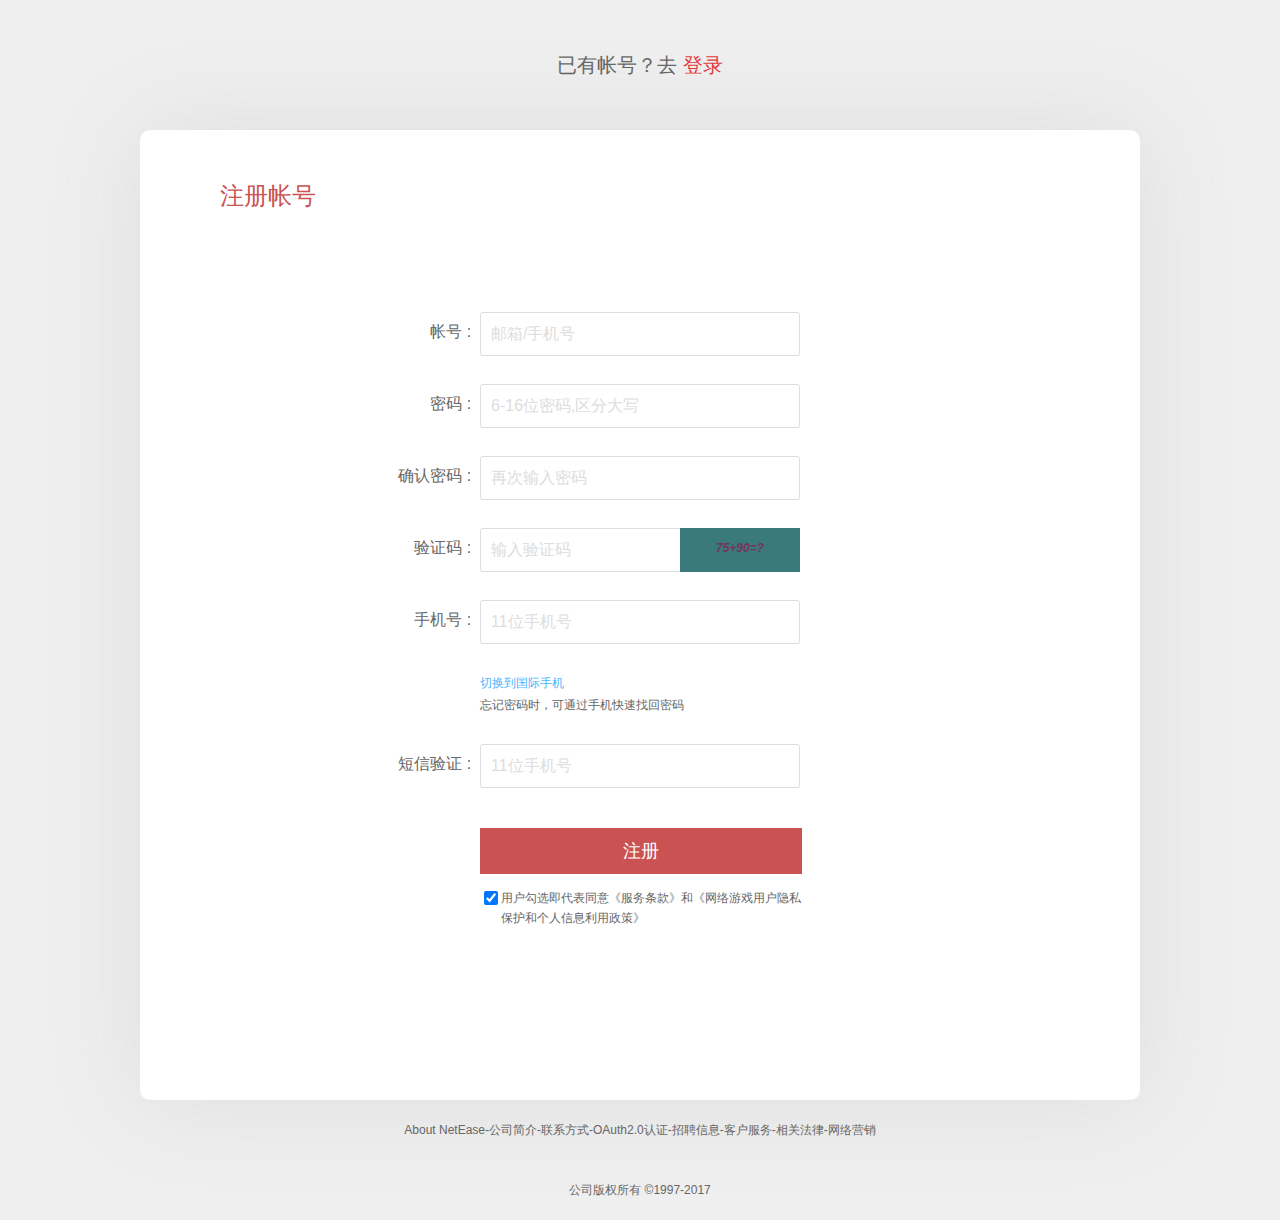
<file: yys_login.html>
<!DOCTYPE html>
<html>
<head lang="zh-cn">
    <meta charset="UTF-8">
    <title>注册</title>
    <link rel="stylesheet" href="css/yys_login.css"/>
</head>
<body>
<header id="header">
    <div class="had">已有帐号？去 <a href="#">登录</a> </div>
</header>
<section id="section">
    <div class="logo">注册帐号</div>
    <div class="login_main">
        <ul>
            <li>
                <i>帐号 : &nbsp;</i>
                <input type="text" id="uname" placeholder="邮箱/手机号"/>
                <div class="yzm yzm0"><b></b> <a href="#">帐号须由6-18个字符组成</a></div>
            </li>
            <li>
                <i>密码 : &nbsp;</i>
                <input type="password" id="upwd"placeholder="6-16位密码,区分大写"/>
                <div class="yzm yzm1"><b></b> <a href="#">密码须由6-18个字符,不能全数字</a></div>
            </li>
            <li>
                <i>确认密码 : &nbsp;</i>
                <input type="password" placeholder="再次输入密码"/>
                <div class="yzm yzm2"><b></b> <a href="#">密码不一致</a></div>
            </li>
            <li>
                <i>验证码 : &nbsp;</i>
                <input type="text" placeholder="输入验证码"id="testcode"/>
                <span id="code" class="nocode">验证码</span>
                <div class="yzm yzm5"><b></b> <a href="#">请输入正确的验证码</a></div>
            </li>
            <li>
                <i>手机号 : &nbsp;</i>
                <input type="text" id="phone"placeholder="11位手机号"/>
                <div class="yzm yzm4"><b></b> <a href="#">请输入正确的手机号码</a></div>
            </li>
            <li>
                <i></i><p>切换到国际手机</p>
                <i></i><p>忘记密码时，可通过手机快速找回密码</p>
            </li>
            <li>
                <i>短信验证 : &nbsp;</i>
                <input type="text" placeholder="11位手机号"/><span></span>
            </li>
            <li>
                <i></i>
                <div class="btn">注册</div>
            </li>
            <li>

                <i></i>
                <div>
                <input type="checkbox" class="cb" checked/>
                <span>用户勾选即代表同意《服务条款》和《网络游戏用户隐私保护和个人信息利用政策》</span></div>
            </li>
        </ul>
    </div>
</section>
<footer id="footer">
    <div>About NetEase-公司简介-联系方式-OAuth2.0认证-招聘信息-客户服务-相关法律-网络营销</div>
    <div>公司版权所有 ©1997-2017</div>
</footer>
</body>
</html>
<script src="js/jquery-1.11.3.js"></script>
<script src="js/login.js"></script>
</file>
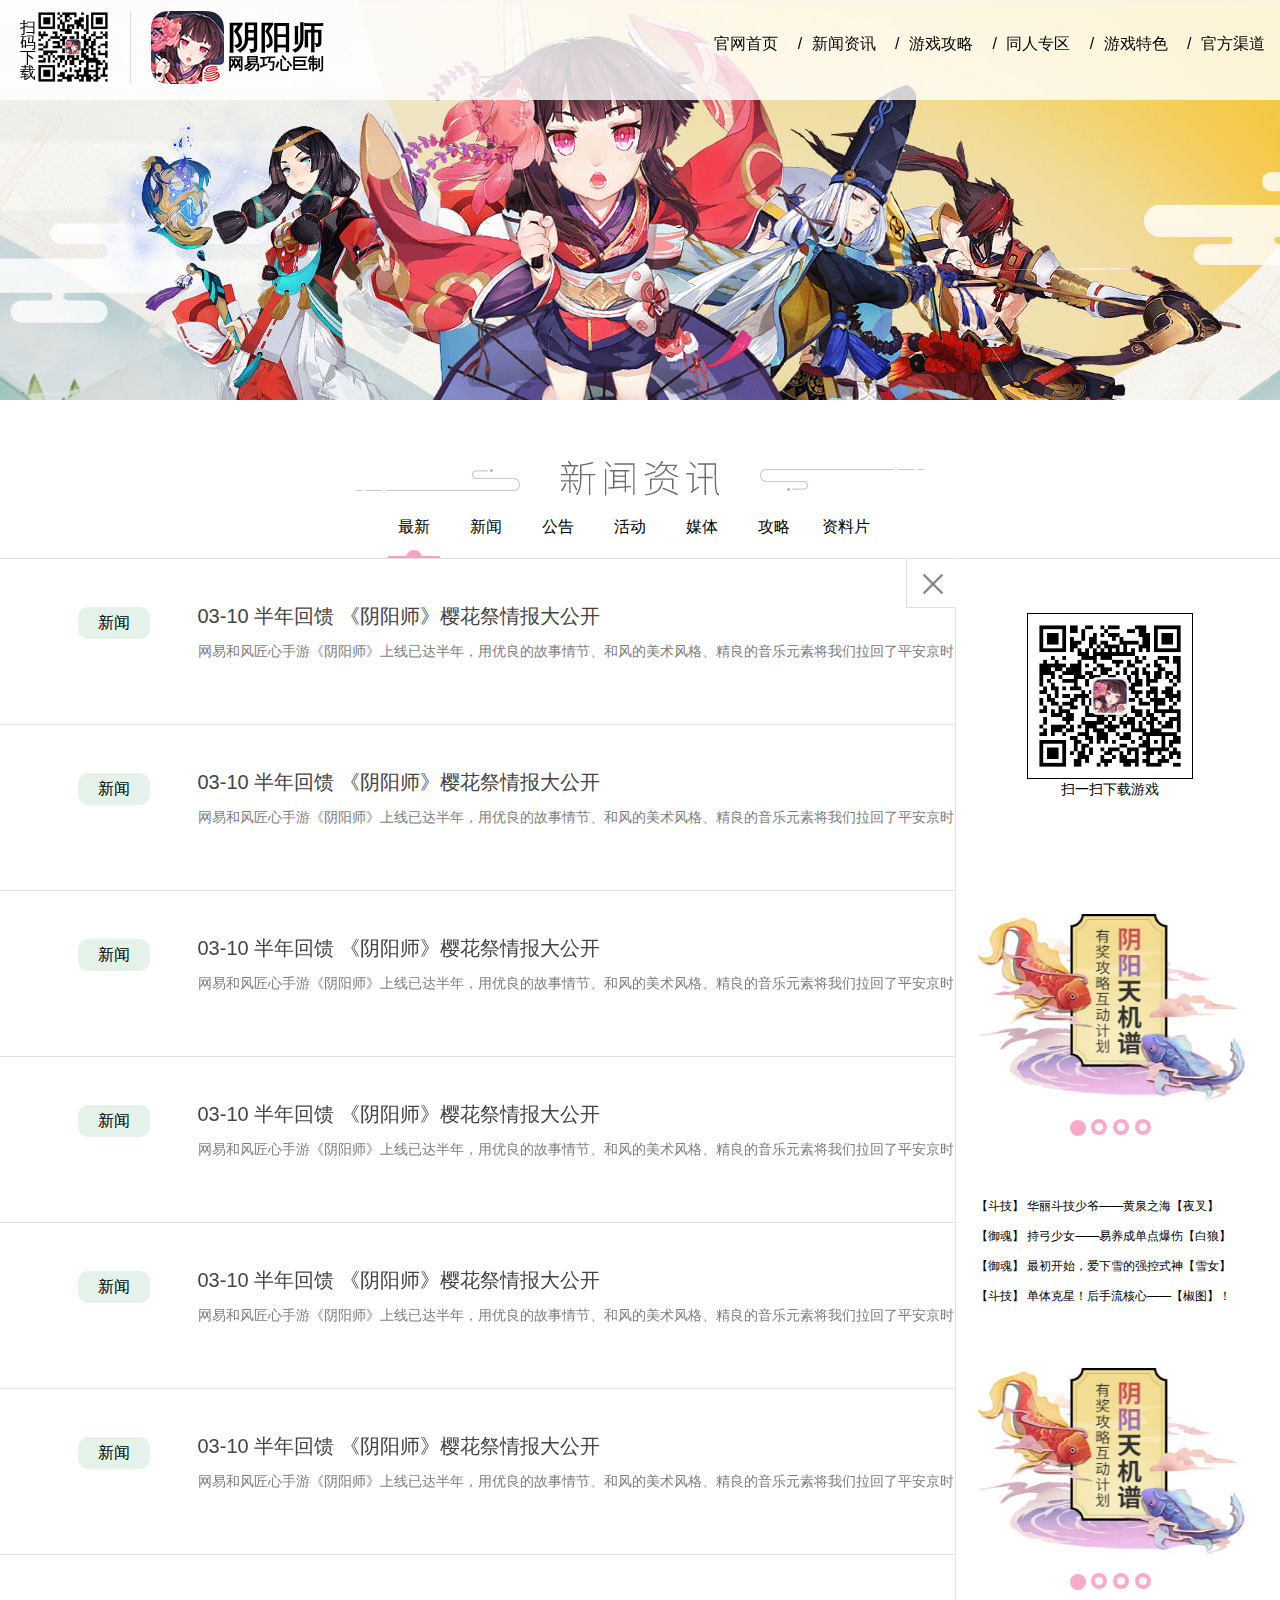
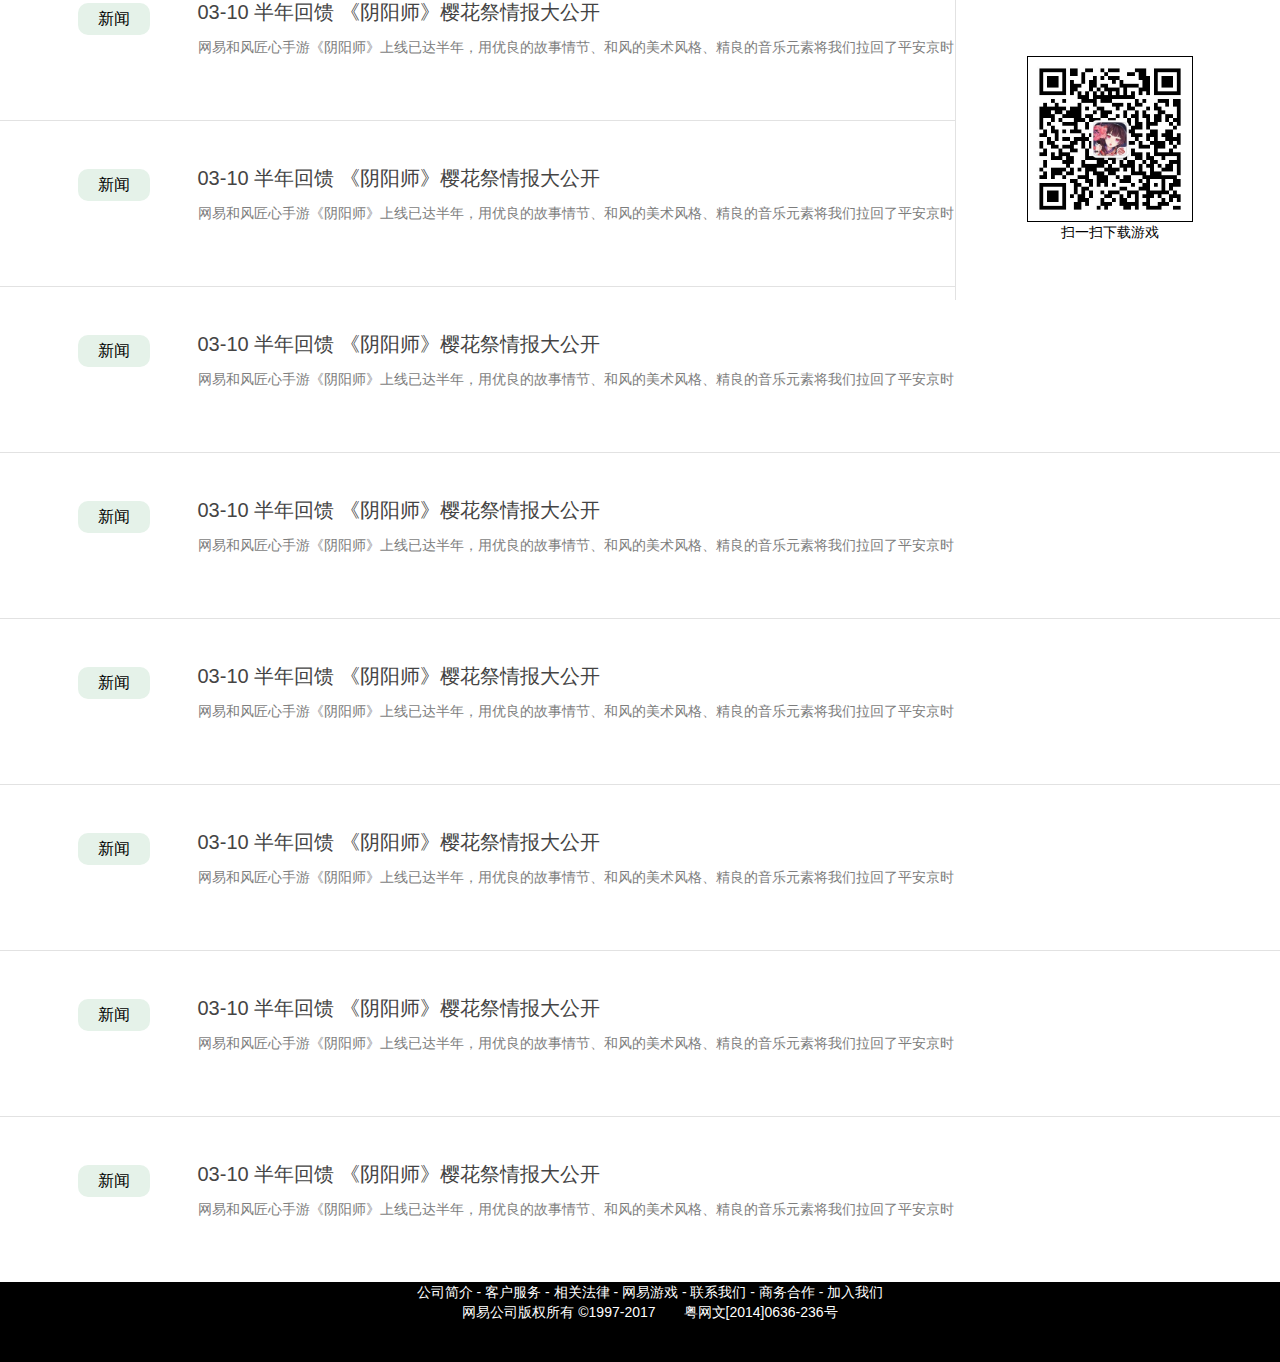
<file: yys_news.html>
<!DOCTYPE html>
<html>
<head lang="zh-cn">
    <meta charset="UTF-8">
    <!-- <meta name="viewport" content="width=device-width,initial-scale=1,user-scalable=no"/> -->
    <meta http-equiv="x-ua-compatible" content="IE=edge"/>
    <title>yys_news</title>
    <link rel="stylesheet" href="css/yys_news.css"/>
    <link rel="stylesheet" href="css/animate.css"/>
    <!--[if lt IE 9]>
    <script src="js/html5shiv.min.js"></script>
    <script src="js/respond.min.js"></script>
    <![endif]-->
</head>
<body>
    <header id="header">
    </header>
    <div id="top">
        <div class="top_content">
            <div>
                <span>扫码下载</span>
                <img src="yys_news/wb_2cdebbf.png" alt=""/>
                <a href="#">
                    <b></b>
                    <h3>
                        阴阳师
                        <i>网易巧心巨制</i>
                    </h3>


                </a>

            </div>
            <div>
                <ol class="breadcrumb">
                    <li><a href="#">官网首页</a></li>
                    <li><a href="#">新闻资讯</a></li>
                    <li><a href="#">游戏攻略</a></li>
                    <li><a href="#">同人专区</a></li>
                    <li><a href="#">游戏特色</a></li>
                    <li><a href="#">官方渠道</a></li>
                </ol>
            </div>
        </div>
    </div>

    <section id="section">
        <article id="article">
            <div class="article_scan">
                <a href="#">
                    <i></i>
                </a>
                <dl>
                    <dt>
                        <img src="yys_news/wx_d99aea4.jpg" alt=""/>
                    </dt>
                    <dd>扫一扫下载游戏</dd>
                </dl>
            </div>
            <div class="article_play">

                <div id="car1" class="carousel slide" data-ride="carousel" data-interval="3000">
                    <!--轮播区域-->
                    <div class="carousel-inner">
                        <!--具体轮播项-->
                        <div class="item active">
                            <img src="yys_news/58a413b8143cfaba6eaf452aEmYT9Giv"/>
                        </div>
                        <div class="item">
                            <img src="yys_news/587dbf395e6027b5e99a4318s7xPiPVz""/>
                        </div>
                        <div class="item">
                            <img src="yys_news/58b8cde296dee4ca5022d102ziyuNl4I"/>
                        </div>
                        <div class="item">
                            <img src="yys_news/58c0c0e1bd6cdf8a8575e5db7VlKjq7i"/>
                        </div>
                    </div>
                    <!-- 增加导航圆点 -->
                    <ul class="carousel-indicators">
                        <li class="active" data-target="#car1" data-slide-to="0"></li>
                        <li data-target="#car1" data-slide-to="1"></li>
                        <li data-target="#car1" data-slide-to="2"></li>
                        <li data-target="#car1" data-slide-to="3"></li>
                    </ul>
                </div>
            </div>
            <ul>
                <li>
                    【斗技】 华丽斗技少爷——黄泉之海【夜叉】
                </li>
                <li>
                    【御魂】 持弓少女——易养成单点爆伤【白狼】
                </li>
                <li>
                    【御魂】 最初开始，爱下雪的强控式神【雪女】
                </li>
                <li>
                    【斗技】 单体克星！后手流核心——【椒图】！
                </li>
            </ul>
            <div class="article_play">

                <div id="car1" class="carousel slide" data-ride="carousel" data-interval="3000">
                    <!--轮播区域-->
                    <div class="carousel-inner">
                        <!--具体轮播项-->
                        <div class="item active">
                            <img src="yys_news/58a413b8143cfaba6eaf452aEmYT9Giv"/>
                        </div>
                        <div class="item">
                            <img src="yys_news/587dbf395e6027b5e99a4318s7xPiPVz""/>
                        </div>
                        <div class="item">
                            <img src="yys_news/58b8cde296dee4ca5022d102ziyuNl4I"/>
                        </div>
                        <div class="item">
                            <img src="yys_news/58c0c0e1bd6cdf8a8575e5db7VlKjq7i"/>
                        </div>
                    </div>
                    <!-- 增加导航圆点 -->
                    <ul class="carousel-indicators">
                        <li class="active" data-target="#car1" data-slide-to="0"></li>
                        <li data-target="#car1" data-slide-to="1"></li>
                        <li data-target="#car1" data-slide-to="2"></li>
                        <li data-target="#car1" data-slide-to="3"></li>
                    </ul>
                </div>
            </div>
            <div class="article_scan">
                <dl>
                    <dt>
                        <img src="yys_news/wx_d99aea4.jpg" alt=""/>
                    </dt>
                    <dd>扫一扫下载游戏</dd>
                </dl>
            </div>
        </article>
        <div class="section_top">
        </div>
        <div class="section_nav">
            <ul>
                <li class="hover">
                    <a href="#">最新</a>
                    <i></i>
                </li>
                <li>
                    <a href="#">新闻</a>
                    <i></i>
                </li>
                <li>
                    <a href="#">公告</a>
                    <i></i>
                </li>
                <li>
                    <a href="#">活动</a>
                    <i></i>
                </li>
                <li>
                    <a href="#">媒体</a>
                    <i></i>
                </li>
                <li>
                    <a href="#">攻略</a>
                    <i></i>
                </li>
                <li>
                    <a href="#">资料片</a>
                    <i></i>
                </li>
            </ul>
        </div>
        <div class="ss">
        <div class="section_main1">
            <div class="section_main_part">
                <a href="#">新闻</a>
                <div>
                    <p>
                        03-10 半年回馈 《阴阳师》樱花祭情报大公开
                    </p>
                    <div>
                        网易和风匠心手游《阴阳师》上线已达半年，用优良的故事情节、和风的美术风格、精良的音乐元素将我们拉回了平安京时
                    </div>
                </div>
            </div>
        </div>
        <div class="section_main1">
            <div class="section_main_part">
                <a href="#">新闻</a>
                <div>
                    <p>
                        03-10 半年回馈 《阴阳师》樱花祭情报大公开
                    </p>
                    <div>
                        网易和风匠心手游《阴阳师》上线已达半年，用优良的故事情节、和风的美术风格、精良的音乐元素将我们拉回了平安京时
                    </div>
                </div>
            </div>
        </div>
        <div class="section_main1">
            <div class="section_main_part">
                <a href="#">新闻</a>
                <div>
                    <p>
                        03-10 半年回馈 《阴阳师》樱花祭情报大公开
                    </p>
                    <div>
                        网易和风匠心手游《阴阳师》上线已达半年，用优良的故事情节、和风的美术风格、精良的音乐元素将我们拉回了平安京时
                    </div>
                </div>
            </div>
        </div>
        <div class="section_main1">
            <div class="section_main_part">
                <a href="#">新闻</a>
                <div>
                    <p>
                        03-10 半年回馈 《阴阳师》樱花祭情报大公开
                    </p>
                    <div>
                        网易和风匠心手游《阴阳师》上线已达半年，用优良的故事情节、和风的美术风格、精良的音乐元素将我们拉回了平安京时
                    </div>
                </div>
            </div>
        </div>
        <div class="section_main1">
            <div class="section_main_part">
                <a href="#">新闻</a>
                <div>
                    <p>
                        03-10 半年回馈 《阴阳师》樱花祭情报大公开
                    </p>
                    <div>
                        网易和风匠心手游《阴阳师》上线已达半年，用优良的故事情节、和风的美术风格、精良的音乐元素将我们拉回了平安京时
                    </div>
                </div>
            </div>
        </div>
        <div class="section_main1">
            <div class="section_main_part">
                <a href="#">新闻</a>
                <div>
                    <p>
                        03-10 半年回馈 《阴阳师》樱花祭情报大公开
                    </p>
                    <div>
                        网易和风匠心手游《阴阳师》上线已达半年，用优良的故事情节、和风的美术风格、精良的音乐元素将我们拉回了平安京时
                    </div>
                </div>
            </div>
        </div>
        <div class="section_main1">
            <div class="section_main_part">
                <a href="#">新闻</a>
                <div>
                    <p>
                        03-10 半年回馈 《阴阳师》樱花祭情报大公开
                    </p>
                    <div>
                        网易和风匠心手游《阴阳师》上线已达半年，用优良的故事情节、和风的美术风格、精良的音乐元素将我们拉回了平安京时
                    </div>
                </div>
            </div>
        </div>
        <div class="section_main1">
            <div class="section_main_part">
                <a href="#">新闻</a>
                <div>
                    <p>
                        03-10 半年回馈 《阴阳师》樱花祭情报大公开
                    </p>
                    <div>
                        网易和风匠心手游《阴阳师》上线已达半年，用优良的故事情节、和风的美术风格、精良的音乐元素将我们拉回了平安京时
                    </div>
                </div>
            </div>
        </div>
        <div class="section_main1">
            <div class="section_main_part">
                <a href="#">新闻</a>
                <div>
                    <p>
                        03-10 半年回馈 《阴阳师》樱花祭情报大公开
                    </p>
                    <div>
                        网易和风匠心手游《阴阳师》上线已达半年，用优良的故事情节、和风的美术风格、精良的音乐元素将我们拉回了平安京时
                    </div>
                </div>
            </div>
        </div>
        <div class="section_main1">
            <div class="section_main_part">
                <a href="#">新闻</a>
                <div>
                    <p>
                        03-10 半年回馈 《阴阳师》樱花祭情报大公开
                    </p>
                    <div>
                        网易和风匠心手游《阴阳师》上线已达半年，用优良的故事情节、和风的美术风格、精良的音乐元素将我们拉回了平安京时
                    </div>
                </div>
            </div>
        </div>
        <div class="section_main1">
            <div class="section_main_part">
                <a href="#">新闻</a>
                <div>
                    <p>
                        03-10 半年回馈 《阴阳师》樱花祭情报大公开
                    </p>
                    <div>
                        网易和风匠心手游《阴阳师》上线已达半年，用优良的故事情节、和风的美术风格、精良的音乐元素将我们拉回了平安京时
                    </div>
                </div>
            </div>
        </div>
        <div class="section_main1">
            <div class="section_main_part">
                <a href="#">新闻</a>
                <div>
                    <p>
                        03-10 半年回馈 《阴阳师》樱花祭情报大公开
                    </p>
                    <div>
                        网易和风匠心手游《阴阳师》上线已达半年，用优良的故事情节、和风的美术风格、精良的音乐元素将我们拉回了平安京时
                    </div>
                </div>
            </div>
        </div>
        <div class="section_main1">
            <div class="section_main_part">
                <a href="#">新闻</a>
                <div>
                    <p>
                        03-10 半年回馈 《阴阳师》樱花祭情报大公开
                    </p>
                    <div>
                        网易和风匠心手游《阴阳师》上线已达半年，用优良的故事情节、和风的美术风格、精良的音乐元素将我们拉回了平安京时
                    </div>
                </div>
            </div>
        </div>
        <div class="section_main1">
            <div class="section_main_part">
                <a href="#">新闻</a>
                <div>
                    <p>
                        03-10 半年回馈 《阴阳师》樱花祭情报大公开
                    </p>
                    <div>
                        网易和风匠心手游《阴阳师》上线已达半年，用优良的故事情节、和风的美术风格、精良的音乐元素将我们拉回了平安京时
                    </div>
                </div>
            </div>
        </div>

        <div class="section_main2">
            <div class="section_main_part">
                <a href="#">新闻2</a>
                <div>
                    <p>
                        2222 半年回馈 《阴阳师》樱花祭情报大公开
                    </p>
                    <div>
                        网易和风匠心手游《阴阳师》上线已达半年，用优良的故事情节、和风的美术风格、精良的音乐元素将我们拉回了平安京时
                    </div>
                </div>
            </div>
        </div>
        <div class="section_main2">
            <div class="section_main_part">
                <a href="#">新闻22</a>
                <div>
                    <p>
                        2222 半年回馈 《阴阳师》樱花祭情报大公开
                    </p>
                    <div>
                        网易和风匠心手游《阴阳师》上线已达半年，用优良的故事情节、和风的美术风格、精良的音乐元素将我们拉回了平安京时
                    </div>
                </div>
            </div>
        </div>

            <div class="section_main3">
                <div class="section_main_part">
                    <a href="#">新闻333</a>
                    <div>
                        <p>
                            33333 半年回馈 《阴阳师》樱花祭情报大公开
                        </p>
                        <div>
                            网易和风匠心手游《阴阳师》上线已达半年，用优良的故事情节、和风的美术风格、精良的音乐元素将我们拉回了平安京时
                        </div>
                    </div>
                </div>
            </div>
            <div class="section_main3">
                <div class="section_main_part">
                    <a href="#">新闻333</a>
                    <div>
                        <p>
                            33333 半年回馈 《阴阳师》樱花祭情报大公开
                        </p>
                        <div>
                            网易和风匠心手游《阴阳师》上线已达半年，用优良的故事情节、和风的美术风格、精良的音乐元素将我们拉回了平安京时
                        </div>
                    </div>
                </div>
            </div>
            <div class="section_main3">
                <div class="section_main_part">
                    <a href="#">新闻3333</a>
                    <div>
                        <p>
                            33333 半年回馈 《阴阳师》樱花祭情报大公开
                        </p>
                        <div>
                            网易和风匠心手游《阴阳师》上线已达半年，用优良的故事情节、和风的美术风格、精良的音乐元素将我们拉回了平安京时
                        </div>
                    </div>
                </div>
            </div>

            <div class="section_main4">
                <div class="section_main_part">
                    <a href="#">新闻444</a>
                    <div>
                        <p>
                            44444 半年回馈 《阴阳师》樱花祭情报大公开
                        </p>
                        <div>
                            网易和风匠心手游《阴阳师》上线已达半年，用优良的故事情节、和风的美术风格、精良的音乐元素将我们拉回了平安京时
                        </div>
                    </div>
                </div>
            </div>
            <div class="section_main4">
                <div class="section_main_part">
                    <a href="#">新闻444</a>
                    <div>
                        <p>
                            4444 半年回馈 《阴阳师》樱花祭情报大公开
                        </p>
                        <div>
                            网易和风匠心手游《阴阳师》上线已达半年，用优良的故事情节、和风的美术风格、精良的音乐元素将我们拉回了平安京时
                        </div>
                    </div>
                </div>
            </div>
            <div class="section_main4">
                <div class="section_main_part">
                    <a href="#">新闻444</a>
                    <div>
                        <p>
                            4444 半年回馈 《阴阳师》樱花祭情报大公开
                        </p>
                        <div>
                            网易和风匠心手游《阴阳师》上线已达半年，用优良的故事情节、和风的美术风格、精良的音乐元素将我们拉回了平安京时
                        </div>
                    </div>
                </div>
            </div>
            <div class="section_main4">
                <div class="section_main_part">
                    <a href="#">新闻44</a>
                    <div>
                        <p>
                            44444 半年回馈 《阴阳师》樱花祭情报大公开
                        </p>
                        <div>
                            网易和风匠心手游《阴阳师》上线已达半年，用优良的故事情节、和风的美术风格、精良的音乐元素将我们拉回了平安京时
                        </div>
                    </div>
                </div>
            </div>

            <div class="section_main5">
                <div class="section_main_part">
                    <a href="#">新闻555</a>
                    <div>
                        <p>
                            55555 半年回馈 《阴阳师》樱花祭情报大公开
                        </p>
                        <div>
                            网易和风匠心手游《阴阳师》上线已达半年，用优良的故事情节、和风的美术风格、精良的音乐元素将我们拉回了平安京时
                        </div>
                    </div>
                </div>
            </div>
            <div class="section_main5">
                <div class="section_main_part">
                    <a href="#">新闻5555</a>
                    <div>
                        <p>
                            5555 半年回馈 《阴阳师》樱花祭情报大公开
                        </p>
                        <div>
                            网易和风匠心手游《阴阳师》上线已达半年，用优良的故事情节、和风的美术风格、精良的音乐元素将我们拉回了平安京时
                        </div>
                    </div>
                </div>
            </div>
            <div class="section_main5">
                <div class="section_main_part">
                    <a href="#">新闻555</a>
                    <div>
                        <p>
                            5555 半年回馈 《阴阳师》樱花祭情报大公开
                        </p>
                        <div>
                            网易和风匠心手游《阴阳师》上线已达半年，用优良的故事情节、和风的美术风格、精良的音乐元素将我们拉回了平安京时
                        </div>
                    </div>
                </div>
            </div>
            <div class="section_main5">
                <div class="section_main_part">
                    <a href="#">新闻555</a>
                    <div>
                        <p>
                            5555 半年回馈 《阴阳师》樱花祭情报大公开
                        </p>
                        <div>
                            网易和风匠心手游《阴阳师》上线已达半年，用优良的故事情节、和风的美术风格、精良的音乐元素将我们拉回了平安京时
                        </div>
                    </div>
                </div>
            </div>
            <div class="section_main5">
                <div class="section_main_part">
                    <a href="#">新闻5555</a>
                    <div>
                        <p>
                            5555 半年回馈 《阴阳师》樱花祭情报大公开
                        </p>
                        <div>
                            网易和风匠心手游《阴阳师》上线已达半年，用优良的故事情节、和风的美术风格、精良的音乐元素将我们拉回了平安京时
                        </div>
                    </div>
                </div>
            </div>

            <div class="section_main6">
                <div class="section_main_part">
                    <a href="#">新闻666</a>
                    <div>
                        <p>
                            6666 半年回馈 《阴阳师》樱花祭情报大公开
                        </p>
                        <div>
                            网易和风匠心手游《阴阳师》上线已达半年，用优良的故事情节、和风的美术风格、精良的音乐元素将我们拉回了平安京时
                        </div>
                    </div>
                </div>
            </div>
            <div class="section_main6">
                <div class="section_main_part">
                    <a href="#">新闻666</a>
                    <div>
                        <p>
                            6666 半年回馈 《阴阳师》樱花祭情报大公开
                        </p>
                        <div>
                            网易和风匠心手游《阴阳师》上线已达半年，用优良的故事情节、和风的美术风格、精良的音乐元素将我们拉回了平安京时
                        </div>
                    </div>
                </div>
            </div>
            <div class="section_main6">
                <div class="section_main_part">
                    <a href="#">新闻6666</a>
                    <div>
                        <p>
                            6666 半年回馈 《阴阳师》樱花祭情报大公开
                        </p>
                        <div>
                            网易和风匠心手游《阴阳师》上线已达半年，用优良的故事情节、和风的美术风格、精良的音乐元素将我们拉回了平安京时
                        </div>
                    </div>
                </div>
            </div>
            <div class="section_main6">
                <div class="section_main_part">
                    <a href="#">新闻6666</a>
                    <div>
                        <p>
                            6666 半年回馈 《阴阳师》樱花祭情报大公开
                        </p>
                        <div>
                            网易和风匠心手游《阴阳师》上线已达半年，用优良的故事情节、和风的美术风格、精良的音乐元素将我们拉回了平安京时
                        </div>
                    </div>
                </div>
            </div>
            <div class="section_main6">
                <div class="section_main_part">
                    <a href="#">新闻6666</a>
                    <div>
                        <p>
                            66666 半年回馈 《阴阳师》樱花祭情报大公开
                        </p>
                        <div>
                            网易和风匠心手游《阴阳师》上线已达半年，用优良的故事情节、和风的美术风格、精良的音乐元素将我们拉回了平安京时
                        </div>
                    </div>
                </div>
            </div>
            <div class="section_main6">
                <div class="section_main_part">
                    <a href="#">新闻6666</a>
                    <div>
                        <p>
                            66666 半年回馈 《阴阳师》樱花祭情报大公开
                        </p>
                        <div>
                            网易和风匠心手游《阴阳师》上线已达半年，用优良的故事情节、和风的美术风格、精良的音乐元素将我们拉回了平安京时
                        </div>
                    </div>
                </div>
            </div>

            <div class="section_main7">
                <div class="section_main_part">
                    <a href="#">新闻</a>
                    <div>
                        <p>
                            03-10 半年回馈 《阴阳师》樱花祭情报大公开
                        </p>
                        <div>
                            网易和风匠心手游《阴阳师》上线已达半年，用优良的故事情节、和风的美术风格、精良的音乐元素将我们拉回了平安京时
                        </div>
                    </div>
                </div>
            </div>
            <div class="section_main7">
                <div class="section_main_part">
                    <a href="#">新闻</a>
                    <div>
                        <p>
                            03-10 半年回馈 《阴阳师》樱花祭情报大公开
                        </p>
                        <div>
                            网易和风匠心手游《阴阳师》上线已达半年，用优良的故事情节、和风的美术风格、精良的音乐元素将我们拉回了平安京时
                        </div>
                    </div>
                </div>
            </div>
            <div class="section_main7">
                <div class="section_main_part">
                    <a href="#">新闻</a>
                    <div>
                        <p>
                            03-10 半年回馈 《阴阳师》樱花祭情报大公开
                        </p>
                        <div>
                            网易和风匠心手游《阴阳师》上线已达半年，用优良的故事情节、和风的美术风格、精良的音乐元素将我们拉回了平安京时
                        </div>
                    </div>
                </div>
            </div>
            <div class="section_main7">
                <div class="section_main_part">
                    <a href="#">新闻</a>
                    <div>
                        <p>
                            03-10 半年回馈 《阴阳师》樱花祭情报大公开
                        </p>
                        <div>
                            网易和风匠心手游《阴阳师》上线已达半年，用优良的故事情节、和风的美术风格、精良的音乐元素将我们拉回了平安京时
                        </div>
                    </div>
                </div>
            </div>
            <div class="section_main7">
                <div class="section_main_part">
                    <a href="#">新闻</a>
                    <div>
                        <p>
                            03-10 半年回馈 《阴阳师》樱花祭情报大公开
                        </p>
                        <div>
                            网易和风匠心手游《阴阳师》上线已达半年，用优良的故事情节、和风的美术风格、精良的音乐元素将我们拉回了平安京时
                        </div>
                    </div>
                </div>
            </div>
            <div class="section_main7">
                <div class="section_main_part">
                    <a href="#">新闻</a>
                    <div>
                        <p>
                            03-10 半年回馈 《阴阳师》樱花祭情报大公开
                        </p>
                        <div>
                            网易和风匠心手游《阴阳师》上线已达半年，用优良的故事情节、和风的美术风格、精良的音乐元素将我们拉回了平安京时
                        </div>
                    </div>
                </div>
            </div>
            <div class="section_main7">
                <div class="section_main_part">
                    <a href="#">新闻</a>
                    <div>
                        <p>
                            03-10 半年回馈 《阴阳师》樱花祭情报大公开
                        </p>
                        <div>
                            网易和风匠心手游《阴阳师》上线已达半年，用优良的故事情节、和风的美术风格、精良的音乐元素将我们拉回了平安京时
                        </div>
                    </div>
                </div>
            </div>
        </div>
    </section>
    <footer id="footer">
        <div>
            <p>公司简介 - 客户服务 - 相关法律 - 网易游戏 - 联系我们 - 商务合作 - 加入我们</p>
        <p>
            网易公司版权所有 ©1997-2017　　粤网文[2014]0636-236号
        </p>
        </div>
    </footer>
<script src="js/jquery-1.11.3.js"></script>
<script src="js/bootstrap.min.js"></script>
<script src="js/bootlint.js"></script>
    <script src="js/news.js"></script>
</body>
</html>
</file>
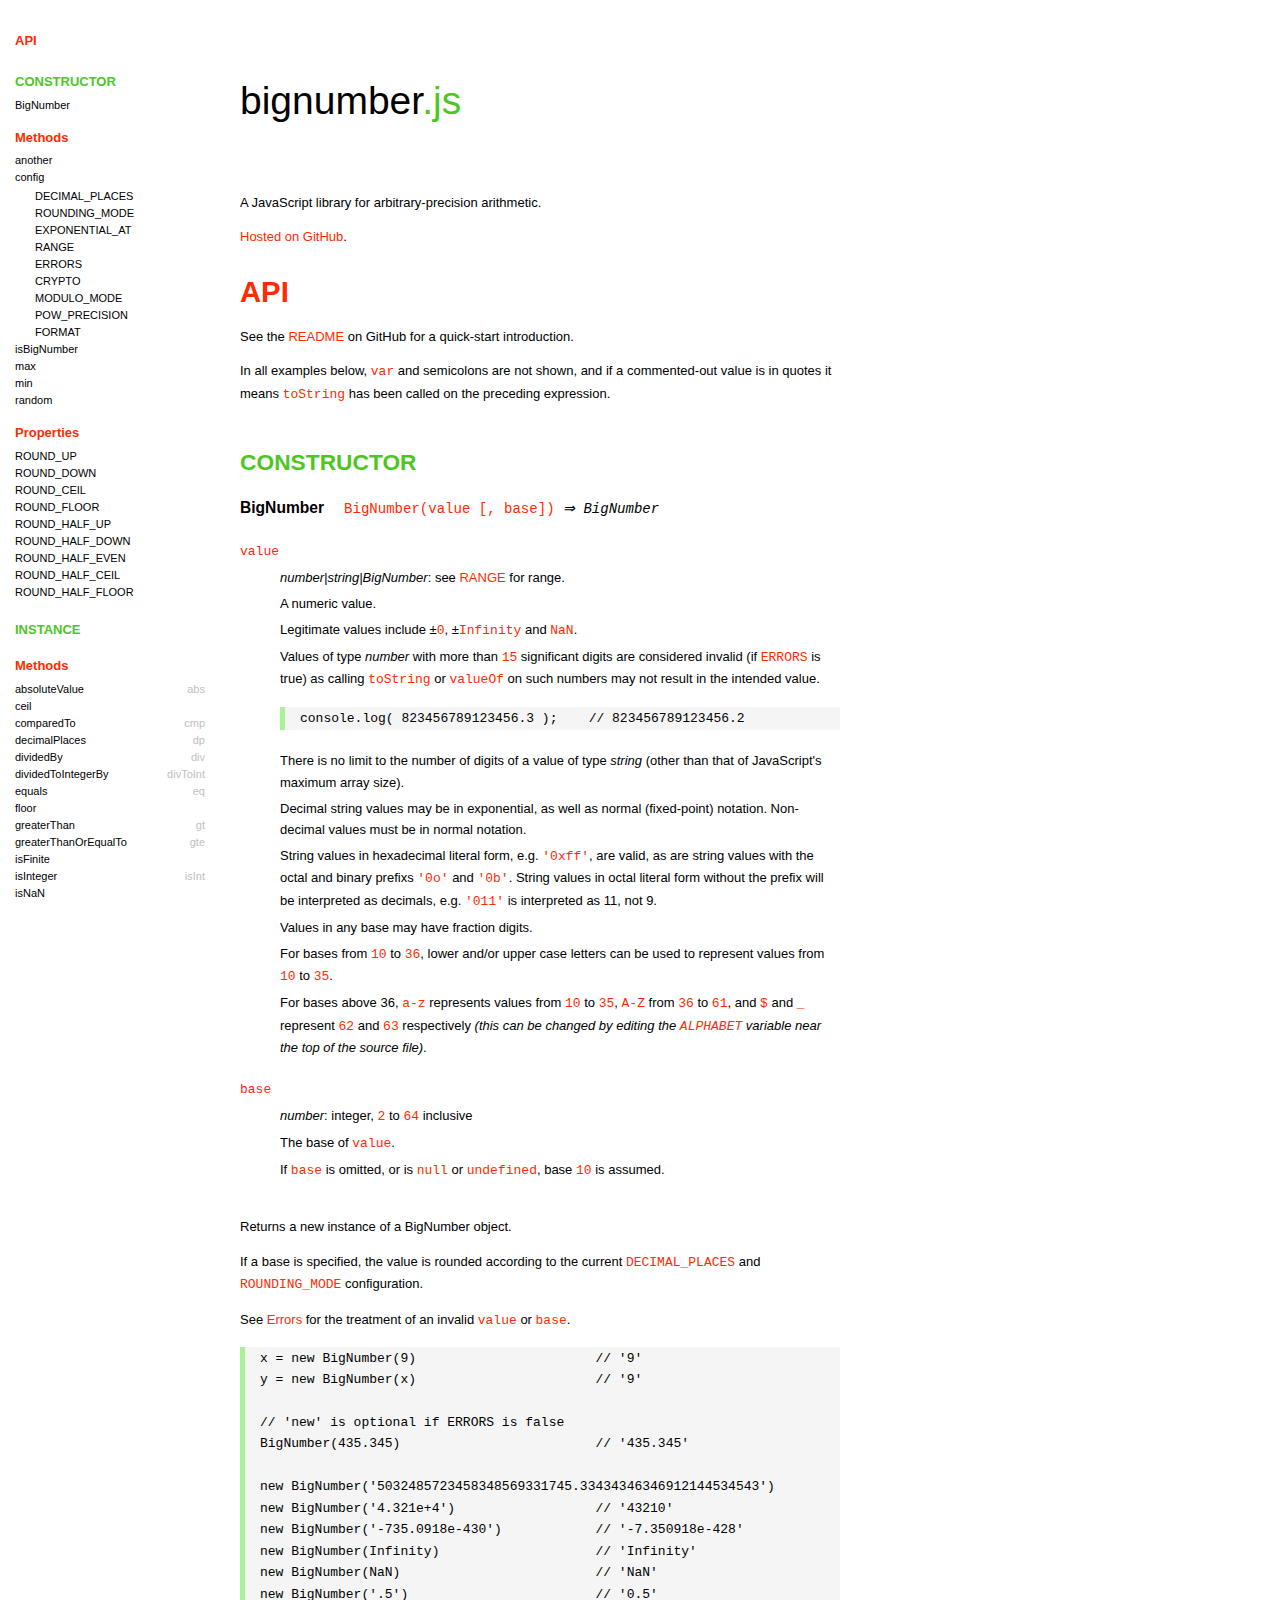
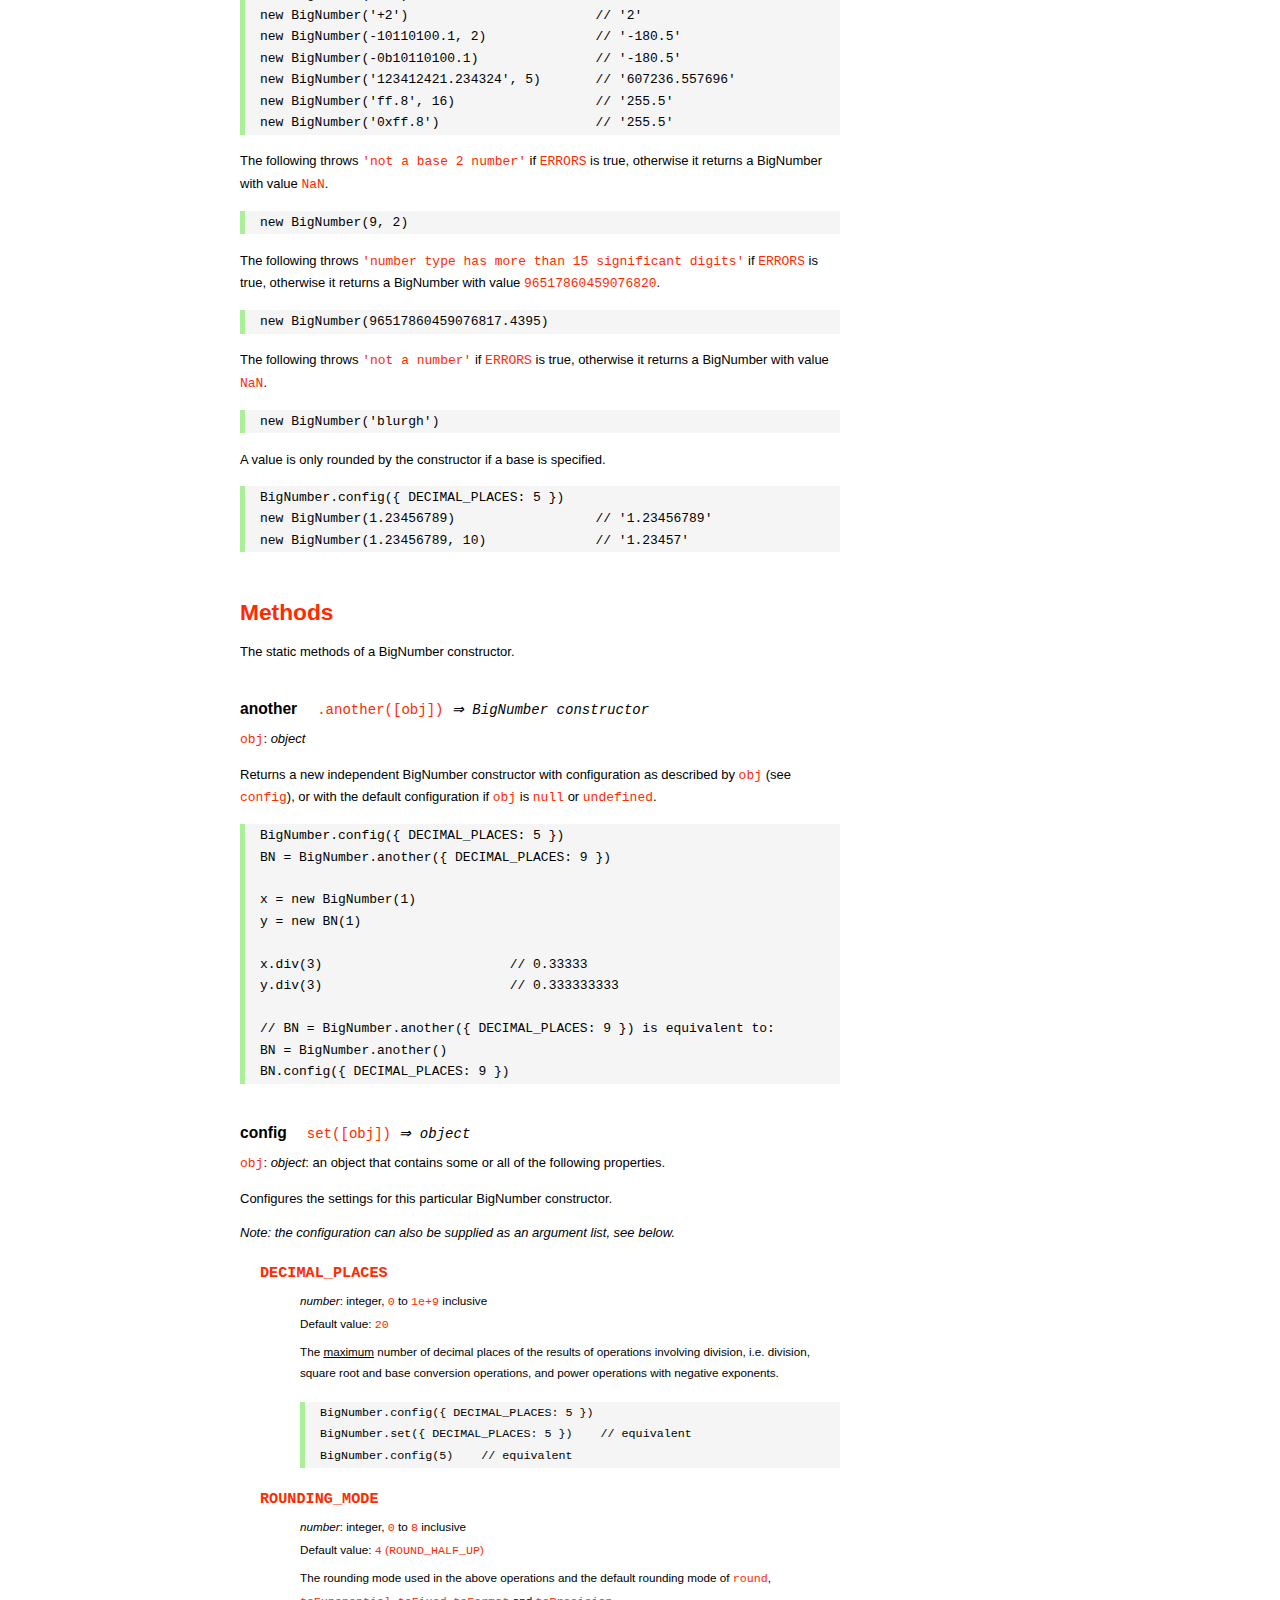
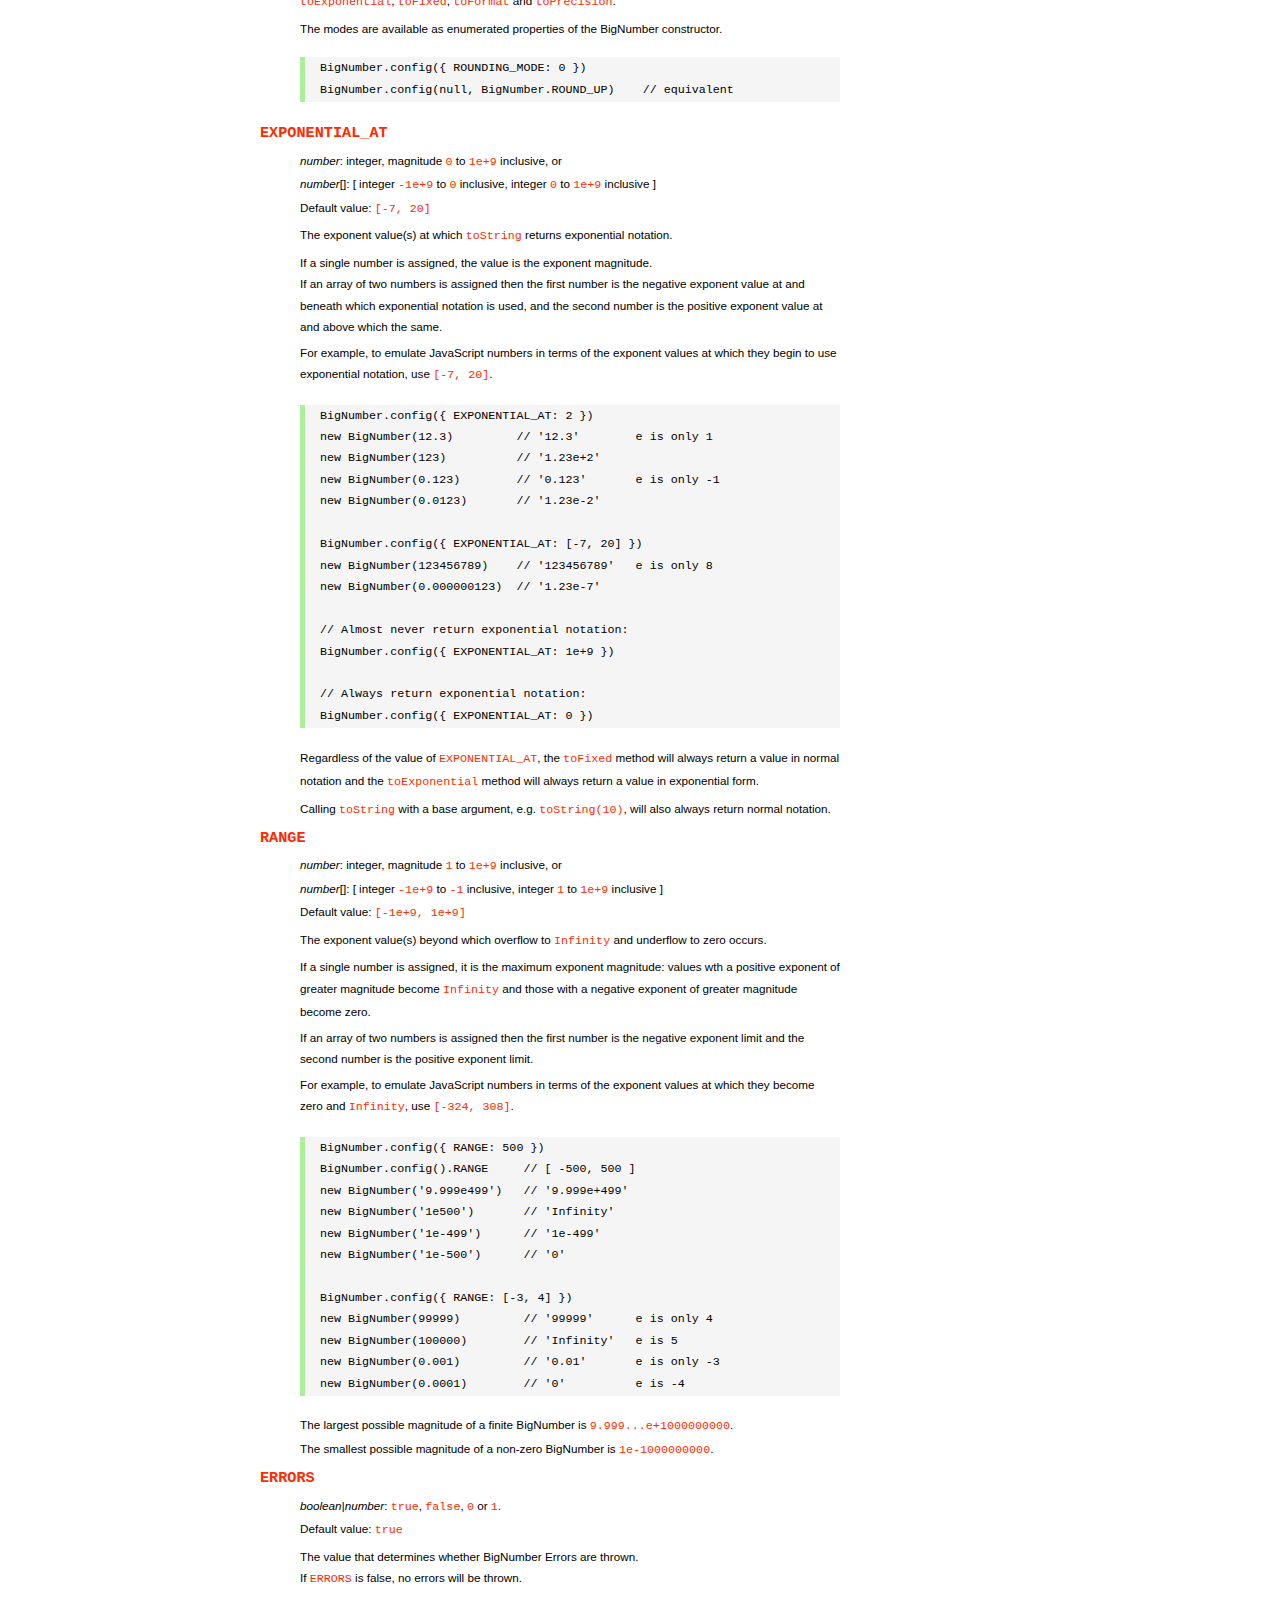
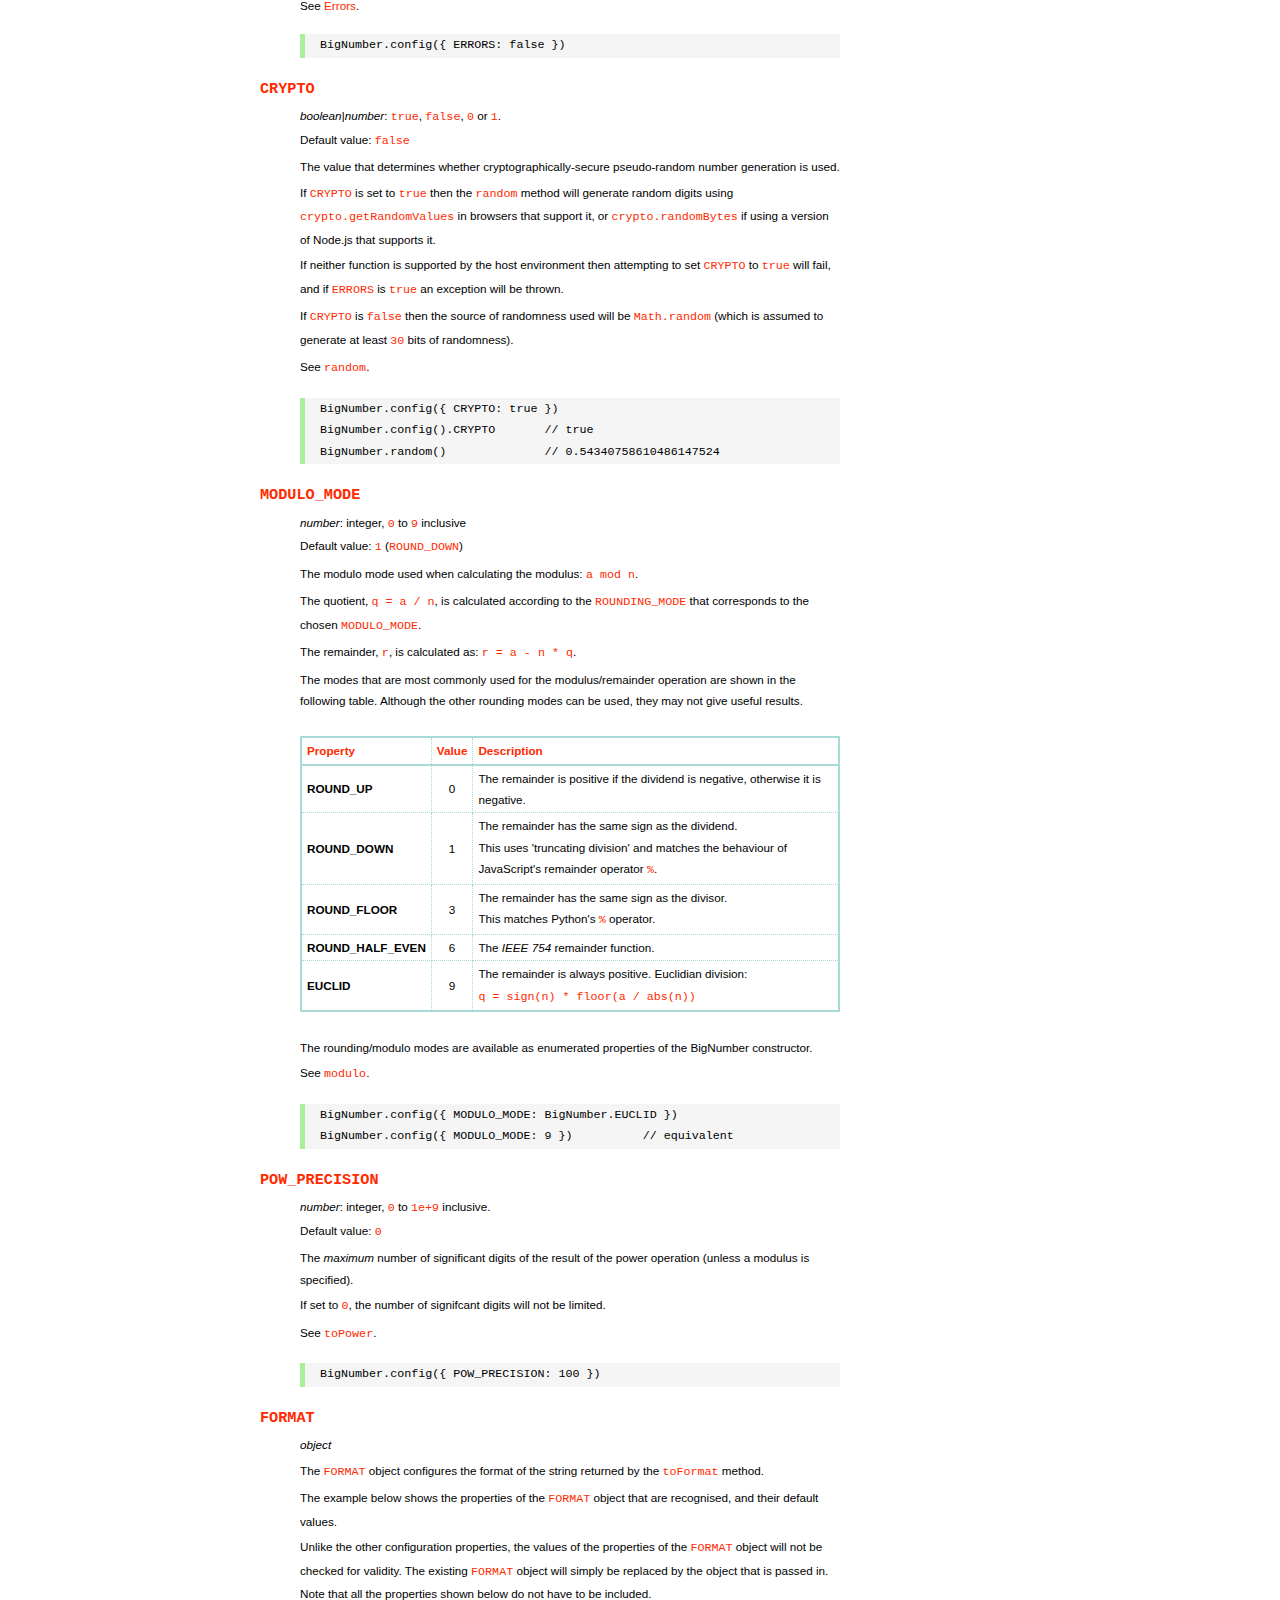
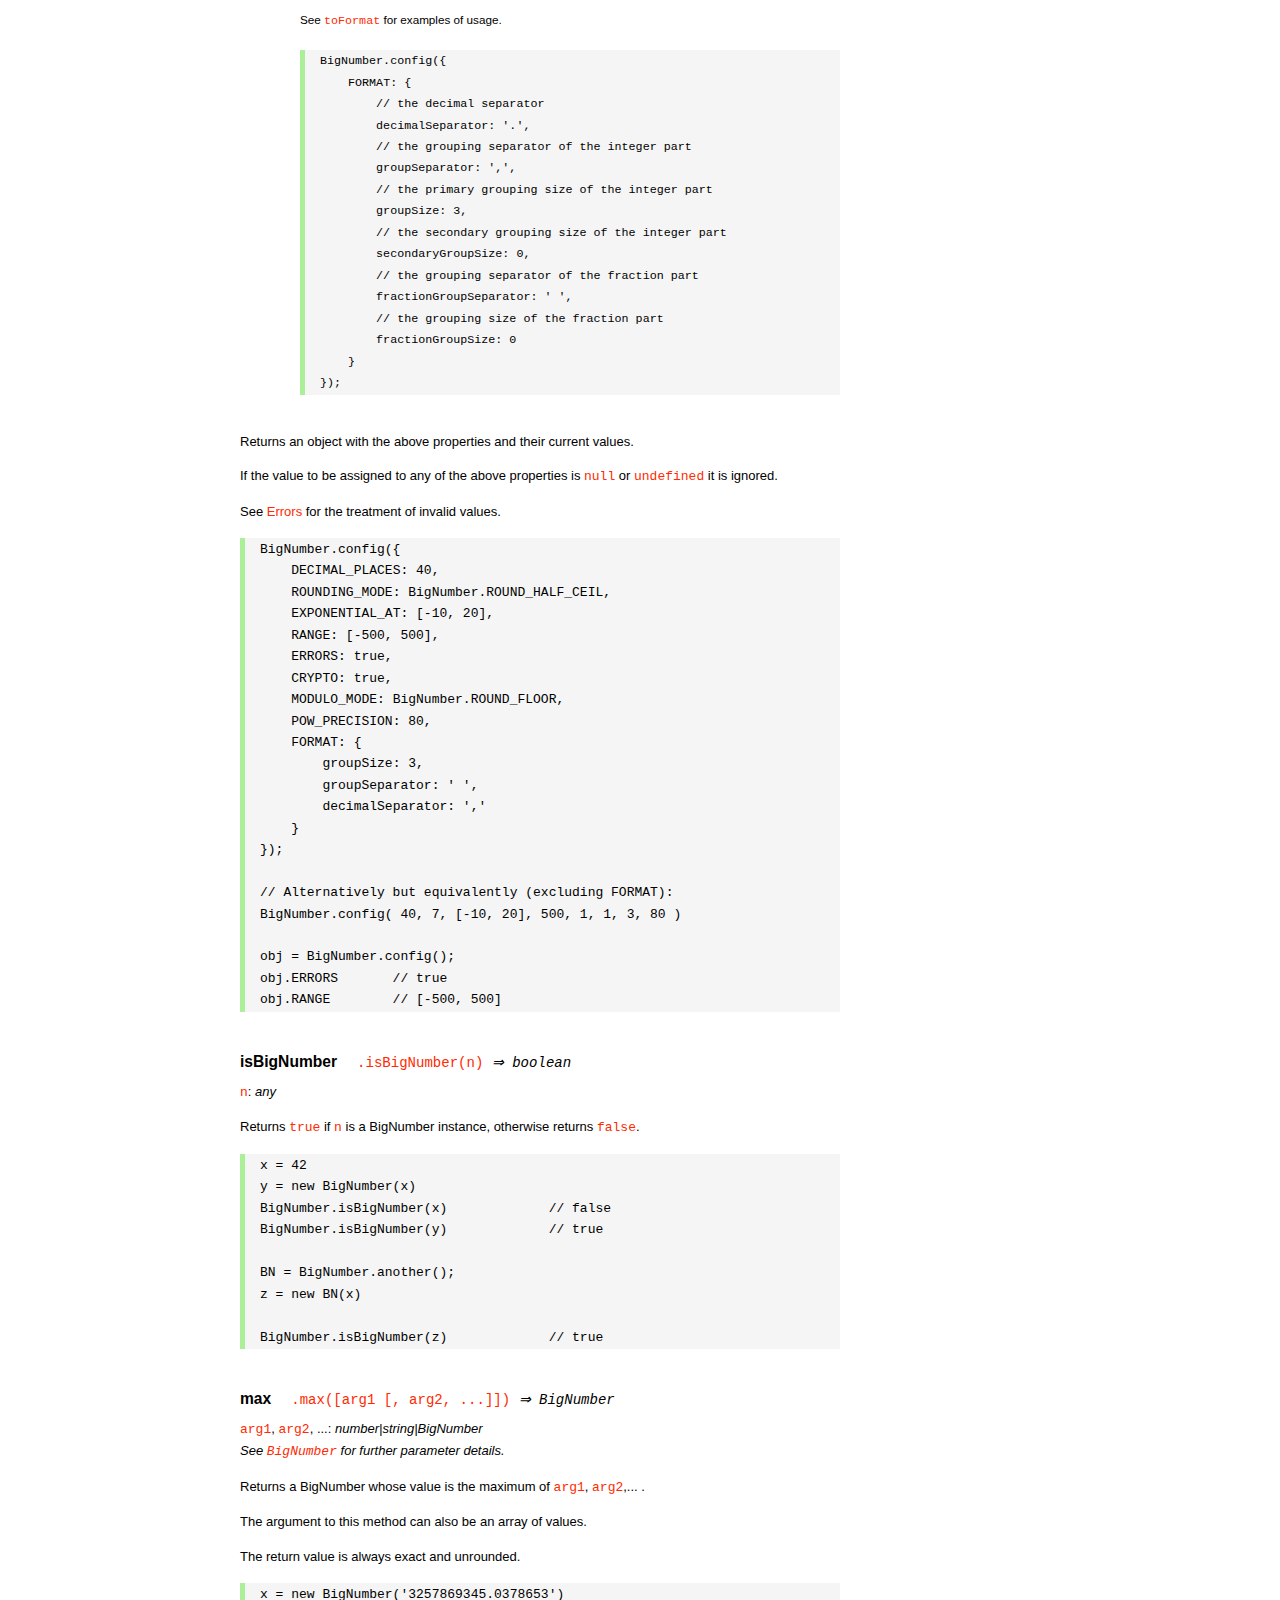
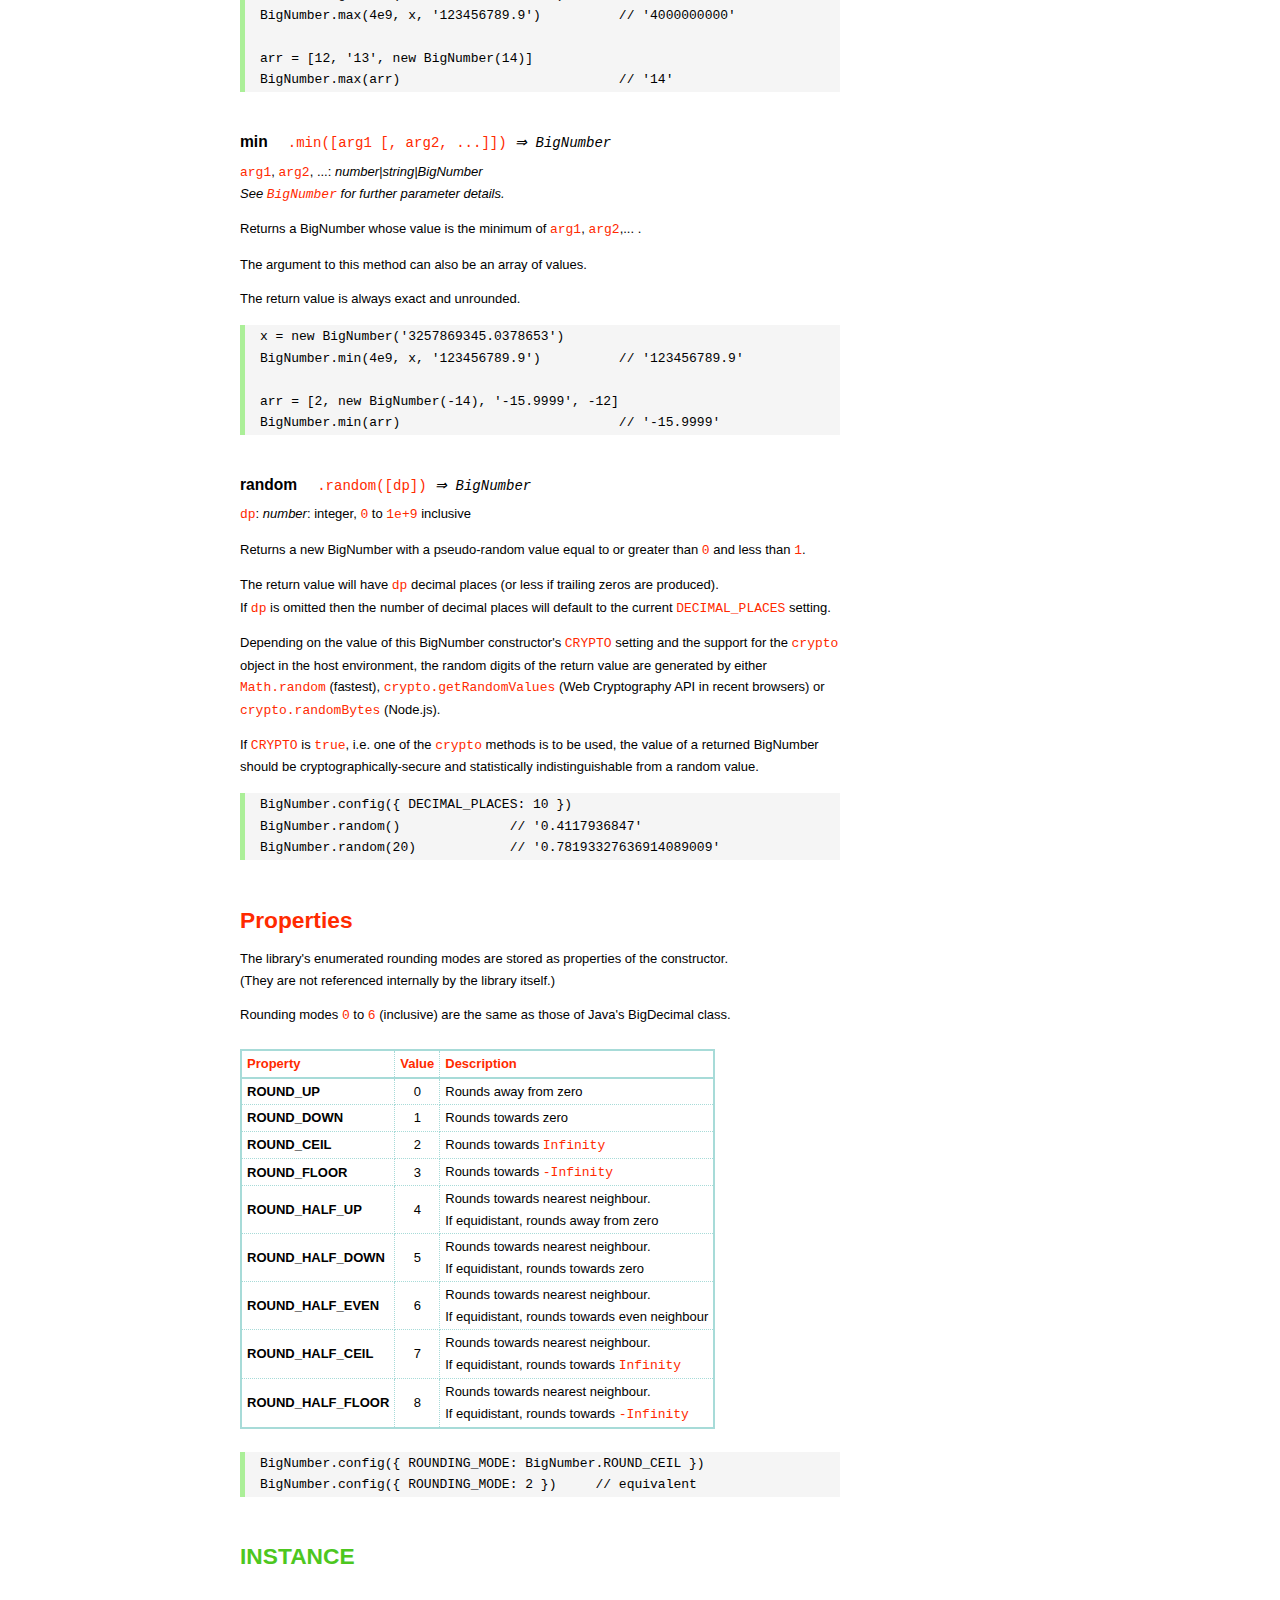
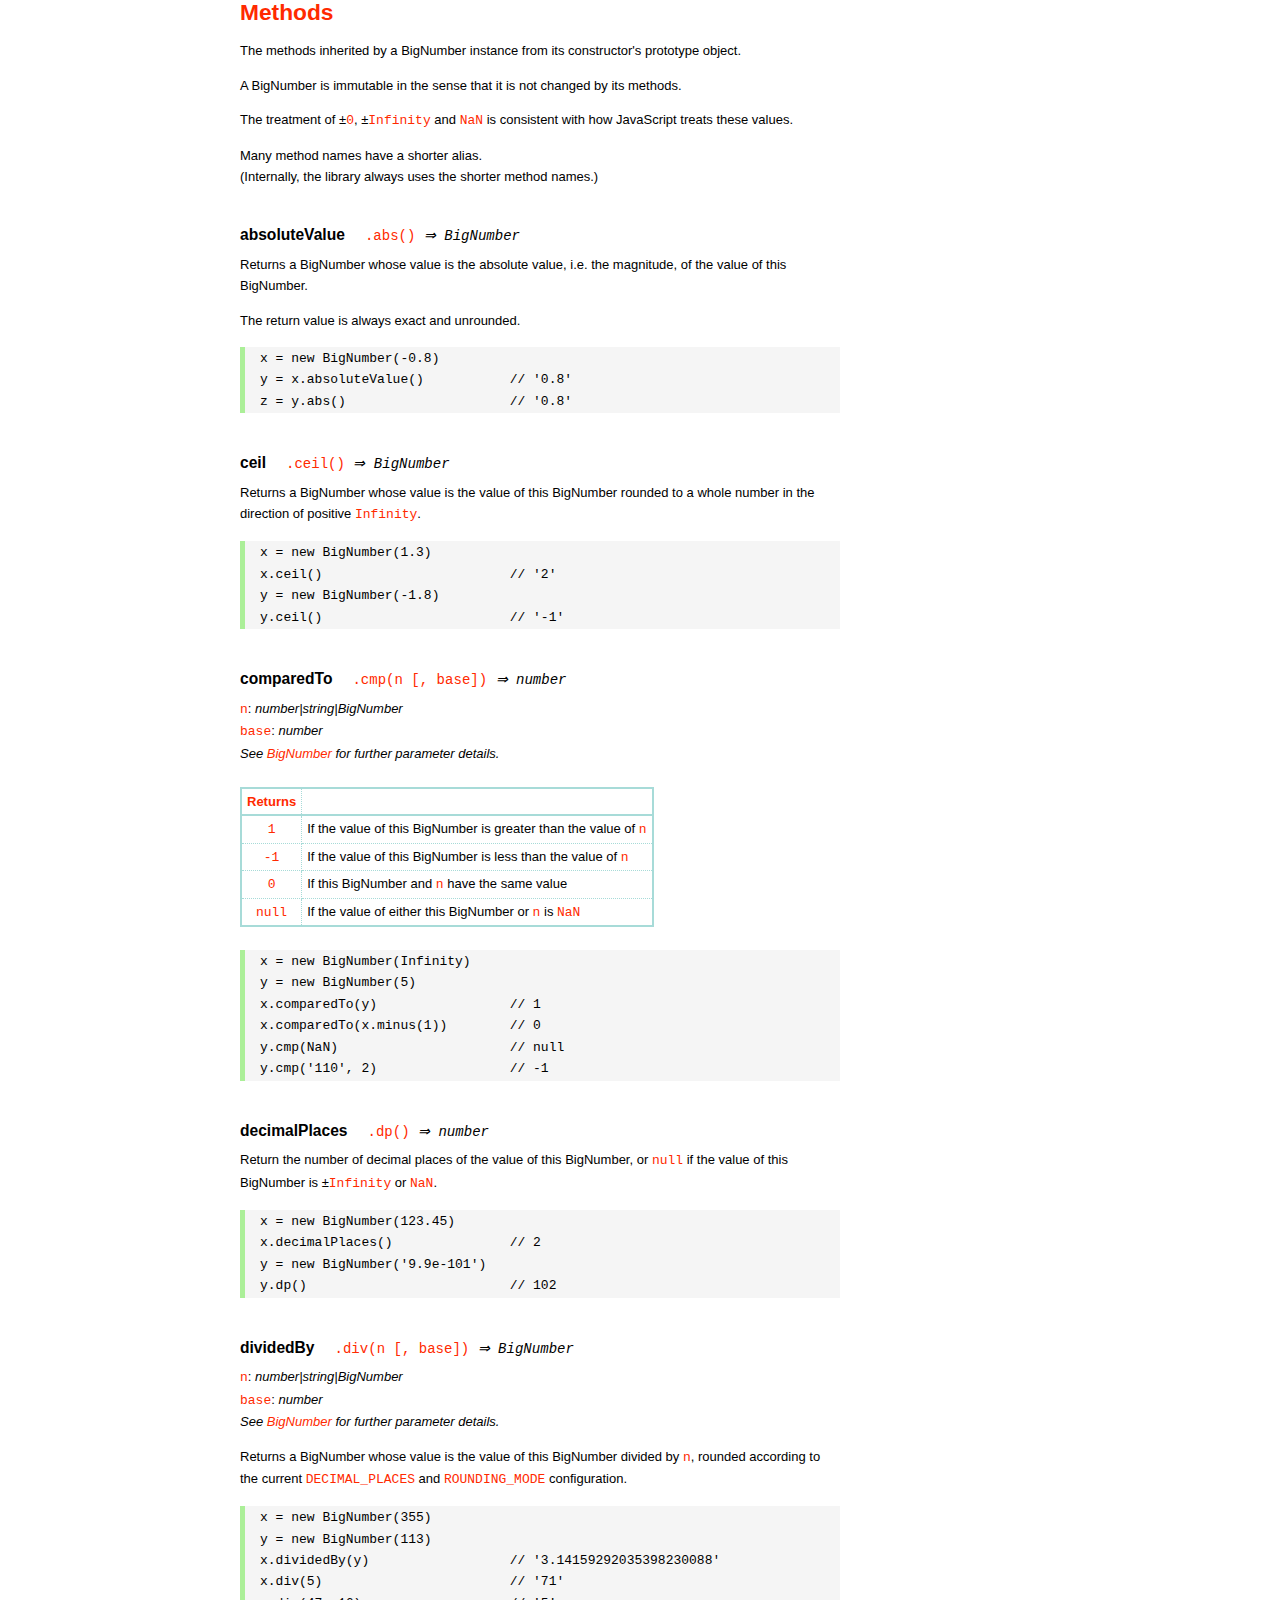
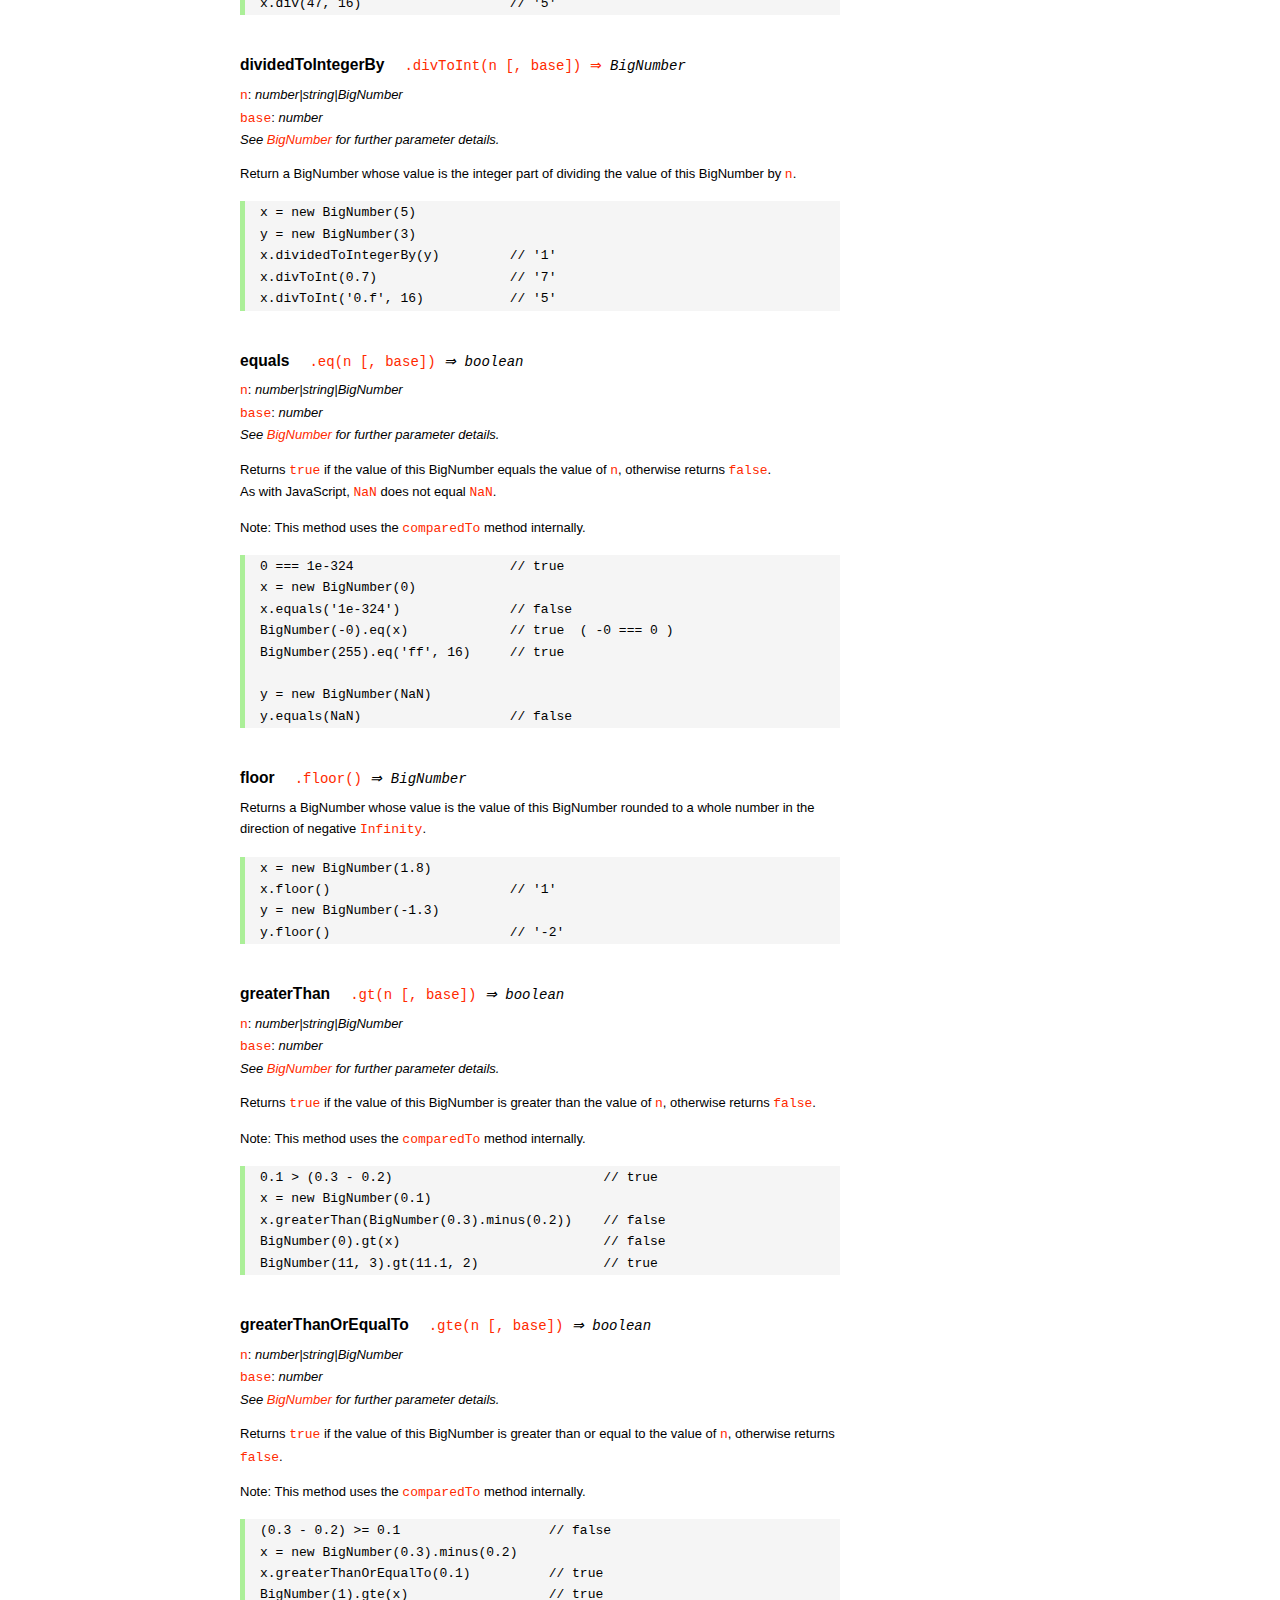
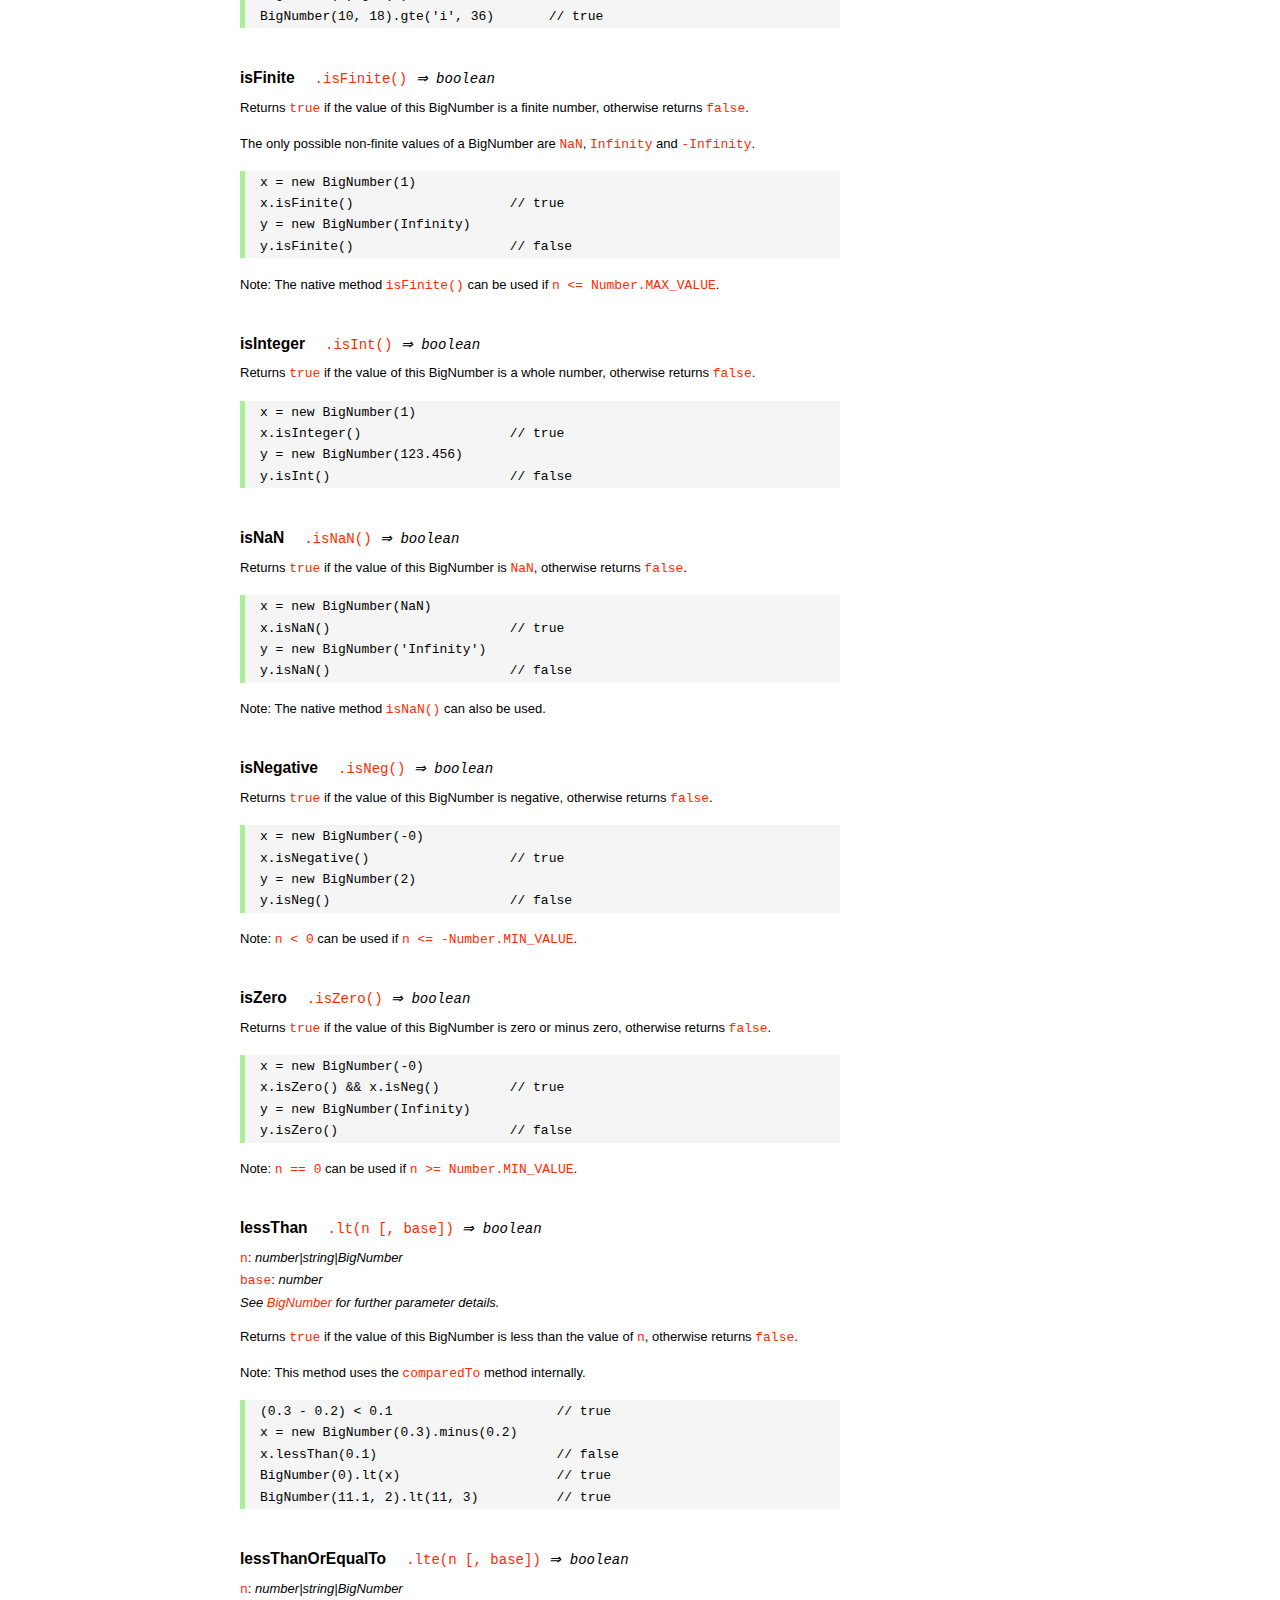
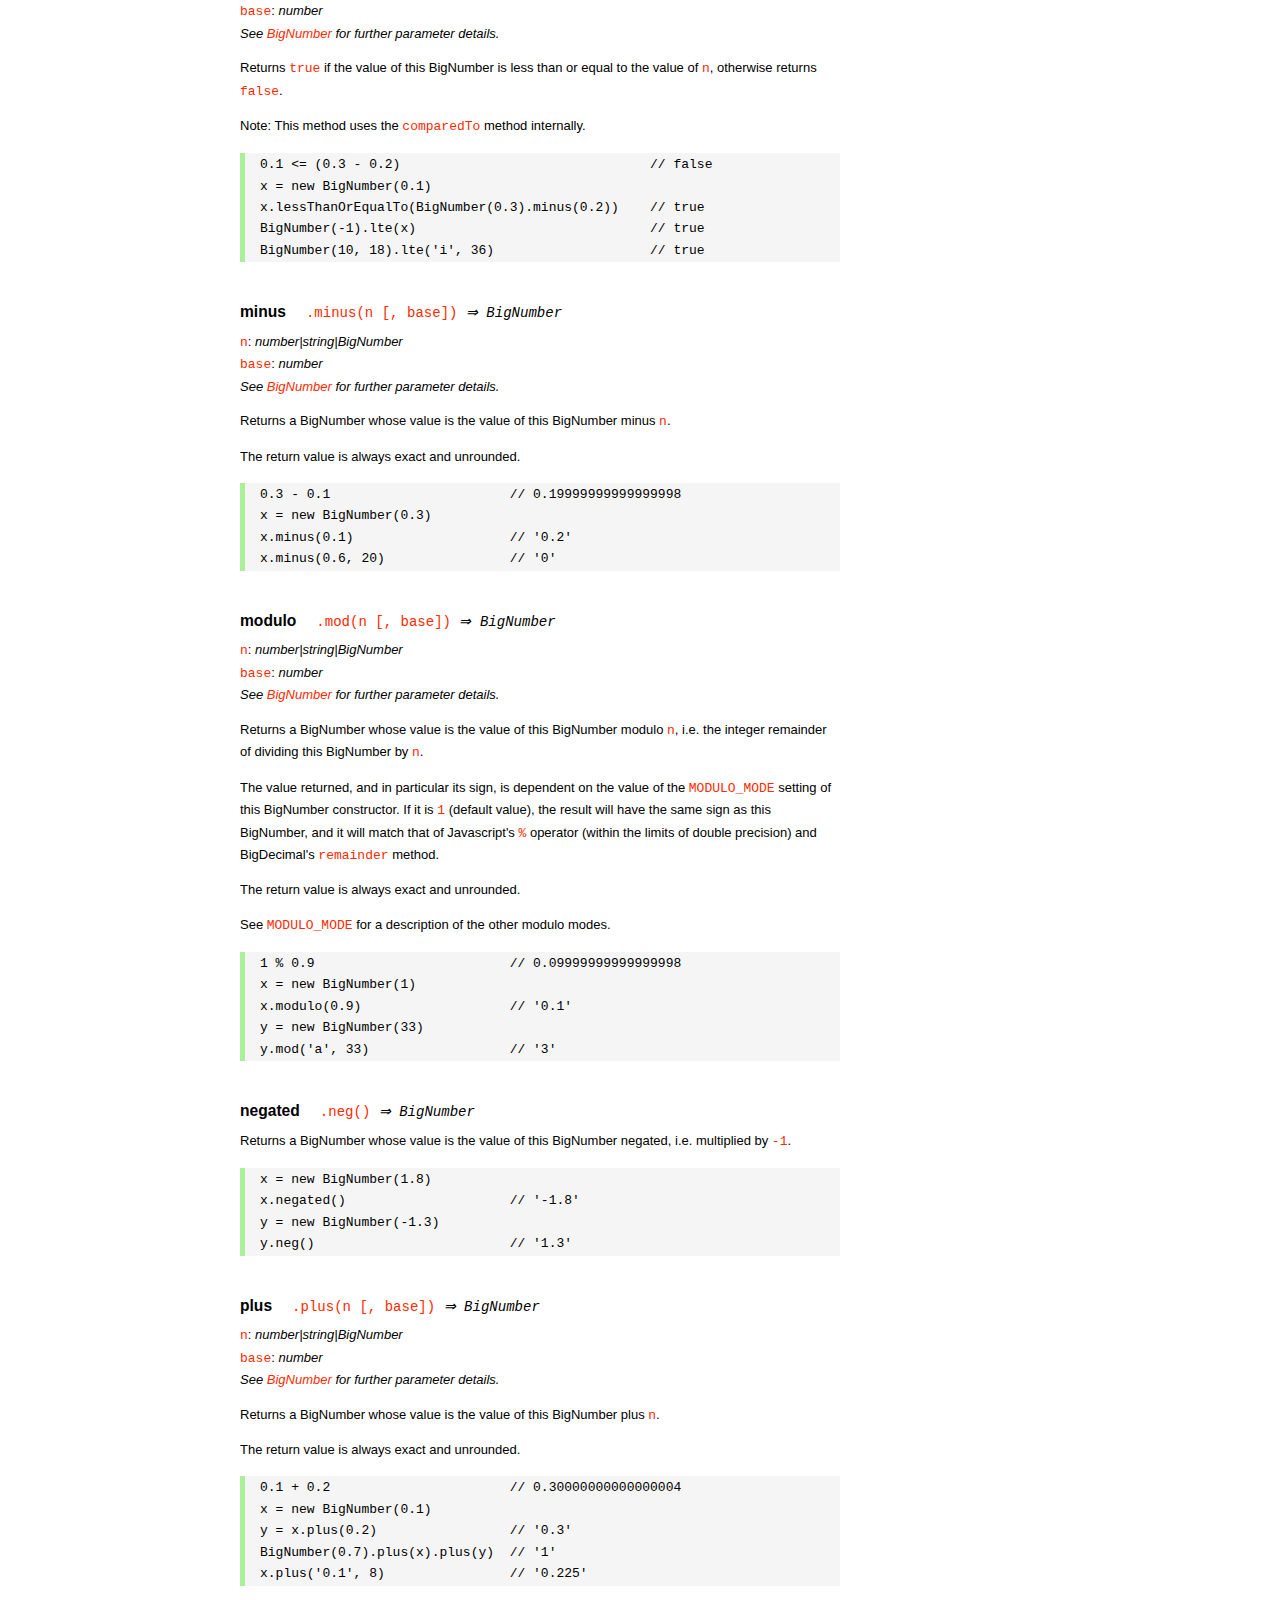
<file: data/node_modules/bignumber.js/doc/API.html>
<!DOCTYPE HTML>
<html>
<head>
<meta charset="utf-8">
<meta http-equiv="X-UA-Compatible" content="IE=edge">
<meta name="Author" content="M Mclaughlin">
<title>bignumber.js API</title>
<style>
html{font-size:100%}
body{background:#fff;font-family:"Helvetica Neue",Helvetica,Arial,sans-serif;font-size:13px;
  line-height:1.65em;min-height:100%;margin:0}
body,i{color:#000}
.nav{background:#fff;position:fixed;top:0;bottom:0;left:0;width:200px;overflow-y:auto;
  padding:15px 0 30px 15px}
div.container{width:600px;margin:50px 0 50px 240px}
p{margin:0 0 1em;width:600px}
pre,ul{margin:1em 0}
h1,h2,h3,h4,h5{margin:0;padding:1.5em 0 0}
h1,h2{padding:.75em 0}
!h1{font:400 3em Consolas,monaco,monospace;color:#000;margin-bottom:1em}
h1{font:400 3em Verdana,sans-serif;color:#000;margin-bottom:1em}
h2{font-size:2.25em;color:#ff2a00}
h3{font-size:1.75em;color:#4dc71f}
h4{font-size:1.75em;color:#ff2a00;padding-bottom:.75em}
h5{font-size:1.2em;margin-bottom:.4em}
h6{font-size:1.1em;margin-bottom:0.8em;padding:0.5em 0}
dd{padding-top:.35em}
dt{padding-top:.5em}
b{font-weight:700}
dt b{font-size:1.3em}
a,a:visited{color:#ff2a00;text-decoration:none}
a:active,a:hover{outline:0;text-decoration:underline}
.nav a,.nav b,.nav a:visited{display:block;color:#ff2a00;font-weight:700; margin-top:15px}
.nav b{color:#4dc71f;margin-top:20px;cursor:default;width:auto}
ul{list-style-type:none;padding:0 0 0 20px}
.nav ul{line-height:14px;padding-left:0;margin:5px 0 0}
.nav ul a,.nav ul a:visited,span{display:inline;color:#000;font-family:Verdana,Geneva,sans-serif;
  font-size:11px;font-weight:400;margin:0}
.inset,ul.inset{margin-left:20px}
.inset{font-size:.9em}
.nav li{width:auto;margin:0 0 3px}
.alias{font-style:italic;margin-left:20px}
table{border-collapse:collapse;border-spacing:0;border:2px solid #a7dbd8;margin:1.75em 0;padding:0}
td,th{text-align:left;margin:0;padding:2px 5px;border:1px dotted #a7dbd8}
th{border-top:2px solid #a7dbd8;border-bottom:2px solid #a7dbd8;color:#ff2a00}
code,pre{font-family:Consolas, monaco, monospace;font-weight:400}
pre{background:#f5f5f5;white-space:pre-wrap;word-wrap:break-word;border-left:5px solid #abef98;
  padding:1px 0 1px 15px;margin:1.2em 0}
code,.nav-title{color:#ff2a00}
.end{margin-bottom:25px}
.centre{text-align:center}
.error-table{font-size:13px;width:100%}
#faq{margin:3em 0 0}
li span{float:right;margin-right:10px;color:#c0c0c0}
#js{font:inherit;color:#4dc71f}
</style>
</head>
<body>

  <div class="nav">

    <a class='nav-title' href="#">API</a>

    <b> CONSTRUCTOR </b>
    <ul>
      <li><a href="#bignumber">BigNumber</a></li>
    </ul>

    <a href="#methods">Methods</a>
    <ul>
      <li><a href="#another">another</a></li>
      <li><a href="#config" >config</a></li>
      <li>
        <ul class="inset">
          <li><a href="#decimal-places">DECIMAL_PLACES</a></li>
          <li><a href="#rounding-mode" >ROUNDING_MODE</a></li>
          <li><a href="#exponential-at">EXPONENTIAL_AT</a></li>
          <li><a href="#range"         >RANGE</a></li>
          <li><a href="#errors"        >ERRORS</a></li>
          <li><a href="#crypto"        >CRYPTO</a></li>
          <li><a href="#modulo-mode"   >MODULO_MODE</a></li>
          <li><a href="#pow-precision" >POW_PRECISION</a></li>
          <li><a href="#format"        >FORMAT</a></li>
        </ul>
      </li>
      <li><a href="#is-bignumber">isBigNumber</a></li>
      <li><a href="#max">max</a></li>
      <li><a href="#min">min</a></li>
      <li><a href="#random">random</a></li>
    </ul>

    <a href="#constructor-properties">Properties</a>
    <ul>
      <li><a href="#round-up"        >ROUND_UP</a></li>
      <li><a href="#round-down"      >ROUND_DOWN</a></li>
      <li><a href="#round-ceil"      >ROUND_CEIL</a></li>
      <li><a href="#round-floor"     >ROUND_FLOOR</a></li>
      <li><a href="#round-half-up"   >ROUND_HALF_UP</a></li>
      <li><a href="#round-half-down" >ROUND_HALF_DOWN</a></li>
      <li><a href="#round-half-even" >ROUND_HALF_EVEN</a></li>
      <li><a href="#round-half-ceil" >ROUND_HALF_CEIL</a></li>
      <li><a href="#round-half-floor">ROUND_HALF_FLOOR</a></li>
    </ul>

    <b> INSTANCE </b>

    <a href="#prototype-methods">Methods</a>
    <ul>
      <li><a href="#abs"    >absoluteValue       </a><span>abs</span>     </li>
      <li><a href="#ceil"   >ceil                </a>                     </li>
      <li><a href="#cmp"    >comparedTo          </a><span>cmp</span>     </li>
      <li><a href="#dp"     >decimalPlaces       </a><span>dp</span>      </li>
      <li><a href="#div"    >dividedBy           </a><span>div</span>     </li>
      <li><a href="#divInt" >dividedToIntegerBy  </a><span>divToInt</span></li>
      <li><a href="#eq"     >equals              </a><span>eq</span>      </li>
      <li><a href="#floor"  >floor               </a>                     </li>
      <li><a href="#gt"     >greaterThan         </a><span>gt</span>      </li>
      <li><a href="#gte"    >greaterThanOrEqualTo</a><span>gte</span>     </li>
      <li><a href="#isF"    >isFinite            </a>                     </li>
      <li><a href="#isInt"  >isInteger           </a><span>isInt</span>   </li>
      <li><a href="#isNaN"  >isNaN               </a>                     </li>
      <li><a href="#isNeg"  >isNegative          </a><span>isNeg</span>   </li>
      <li><a href="#isZ"    >isZero              </a>                     </li>
      <li><a href="#lt"     >lessThan            </a><span>lt</span>      </li>
      <li><a href="#lte"    >lessThanOrEqualTo   </a><span>lte</span>     </li>
      <li><a href="#minus"  >minus               </a><span>sub</span>     </li>
      <li><a href="#mod"    >modulo              </a><span>mod</span>     </li>
      <li><a href="#neg"    >negated             </a><span>neg</span>     </li>
      <li><a href="#plus"   >plus                </a><span>add</span>     </li>
      <li><a href="#sd"     >precision           </a><span>sd</span>      </li>
      <li><a href="#round"  >round               </a>                     </li>
      <li><a href="#shift"  >shift               </a>                     </li>
      <li><a href="#sqrt"   >squareRoot          </a><span>sqrt</span>    </li>
      <li><a href="#times"  >times               </a><span>mul</span>     </li>
      <li><a href="#toD"    >toDigits            </a>                     </li>
      <li><a href="#toE"    >toExponential       </a>                     </li>
      <li><a href="#toFix"  >toFixed             </a>                     </li>
      <li><a href="#toFor"  >toFormat            </a>                     </li>
      <li><a href="#toFr"   >toFraction          </a>                     </li>
      <li><a href="#toJSON" >toJSON              </a>                     </li>
      <li><a href="#toN"    >toNumber            </a>                     </li>
      <li><a href="#pow"    >toPower             </a><span>pow</span>     </li>
      <li><a href="#toP"    >toPrecision         </a>                     </li>
      <li><a href="#toS"    >toString            </a>                     </li>
      <li><a href="#trunc"  >truncated           </a><span>trunc</span>   </li>
      <li><a href="#valueOf">valueOf             </a>                     </li>
    </ul>

    <a href="#instance-properties">Properties</a>
    <ul>
      <li><a href="#coefficient">c: coefficient</a></li>
      <li><a href="#exponent"   >e: exponent</a></li>
      <li><a href="#sign"       >s: sign</a></li>
    </ul>

    <a href="#zero-nan-infinity">Zero, NaN &amp; Infinity</a>
    <a href="#Errors">Errors</a>
    <a class='end' href="#faq">FAQ</a>

  </div>

  <div class="container">

    <h1>bignumber<span id='js'>.js</span></h1>

    <p>A JavaScript library for arbitrary-precision arithmetic.</p>
    <p><a href="https://github.com/MikeMcl/bignumber.js">Hosted on GitHub</a>. </p>

    <h2>API</h2>

    <p>
      See the <a href='https://github.com/MikeMcl/bignumber.js'>README</a> on GitHub for a
      quick-start introduction.
    </p>
    <p>
      In all examples below, <code>var</code> and semicolons are not shown, and if a commented-out
      value is in quotes it means <code>toString</code> has been called on the preceding expression.
    </p>


    <h3>CONSTRUCTOR</h3>

    <h5 id="bignumber">
      BigNumber<code class='inset'>BigNumber(value [, base]) <i>&rArr; BigNumber</i></code>
    </h5>
    <dl>
      <dt><code>value</code></dt>
      <dd>
        <i>number|string|BigNumber</i>: see <a href='#range'>RANGE</a> for
        range.
      </dd>
      <dd>
        A numeric value.
      </dd>
      <dd>
        Legitimate values include &plusmn;<code>0</code>, &plusmn;<code>Infinity</code> and
        <code>NaN</code>.
      </dd>
      <dd>
        Values of type <em>number</em> with more than <code>15</code> significant digits are
        considered invalid (if <a href='#errors'><code>ERRORS</code></a> is true) as calling
        <code><a href='#toS'>toString</a></code> or <code><a href='#valueOf'>valueOf</a></code> on
        such numbers may not result in the intended value.
        <pre>console.log( 823456789123456.3 );    // 823456789123456.2</pre>
      </dd>
      <dd>
        There is no limit to the number of digits of a value of type <em>string</em> (other than
        that of JavaScript's maximum array size).
      </dd>
      <dd>
        Decimal string values may be in exponential, as well as normal (fixed-point) notation.
        Non-decimal values must be in normal notation.
      </dd>
      <dd>
        String values in hexadecimal literal form, e.g. <code>'0xff'</code>, are valid, as are
        string values with the octal and binary prefixs <code>'0o'</code> and <code>'0b'</code>.
        String values in octal literal form without the prefix will be interpreted as
        decimals, e.g. <code>'011'</code> is interpreted as 11, not 9.
      </dd>
      <dd>Values in any base may have fraction digits.</dd>
      <dd>
        For bases from <code>10</code> to <code>36</code>, lower and/or upper case letters can be
        used to represent values from <code>10</code> to <code>35</code>.
      </dd>
      <dd>
        For bases above 36, <code>a-z</code> represents values from <code>10</code> to
        <code>35</code>, <code>A-Z</code> from <code>36</code> to <code>61</code>, and
        <code>$</code> and <code>_</code> represent <code>62</code> and <code>63</code> respectively
        <i>(this can be changed by editing the <code>ALPHABET</code> variable near the top of the
        source file)</i>.
      </dd>
    </dl>
    <dl>
      <dt><code>base</code></dt>
      <dd>
        <i>number</i>: integer, <code>2</code> to <code>64</code> inclusive
      </dd>
      <dd>The base of <code>value</code>.</dd>
      <dd>
        If <code>base</code> is omitted, or is <code>null</code> or <code>undefined</code>, base
        <code>10</code> is assumed.
      </dd>
    </dl>
    <br />
    <p>Returns a new instance of a BigNumber object.</p>
    <p>
      If a base is specified, the value is rounded according to
      the current <a href='#decimal-places'><code>DECIMAL_PLACES</code></a> and
      <a href='#rounding-mode'><code>ROUNDING_MODE</code></a> configuration.
    </p>
    <p>
      See <a href='#Errors'>Errors</a> for the treatment of an invalid <code>value</code> or
      <code>base</code>.
    </p>
    <pre>
x = new BigNumber(9)                       // '9'
y = new BigNumber(x)                       // '9'

// 'new' is optional if ERRORS is false
BigNumber(435.345)                         // '435.345'

new BigNumber('5032485723458348569331745.33434346346912144534543')
new BigNumber('4.321e+4')                  // '43210'
new BigNumber('-735.0918e-430')            // '-7.350918e-428'
new BigNumber(Infinity)                    // 'Infinity'
new BigNumber(NaN)                         // 'NaN'
new BigNumber('.5')                        // '0.5'
new BigNumber('+2')                        // '2'
new BigNumber(-10110100.1, 2)              // '-180.5'
new BigNumber(-0b10110100.1)               // '-180.5'
new BigNumber('123412421.234324', 5)       // '607236.557696'
new BigNumber('ff.8', 16)                  // '255.5'
new BigNumber('0xff.8')                    // '255.5'</pre>
    <p>
      The following throws <code>'not a base 2 number'</code> if
      <a href='#errors'><code>ERRORS</code></a> is true, otherwise it returns a BigNumber with value
      <code>NaN</code>.
    </p>
    <pre>new BigNumber(9, 2)</pre>
    <p>
      The following throws <code>'number type has more than 15 significant digits'</code> if
      <a href='#errors'><code>ERRORS</code></a> is true, otherwise it returns a BigNumber with value
      <code>96517860459076820</code>.
    </p>
    <pre>new BigNumber(96517860459076817.4395)</pre>
    <p>
      The following throws <code>'not a number'</code> if <a href='#errors'><code>ERRORS</code></a>
      is true, otherwise it returns a BigNumber with value <code>NaN</code>.
    </p>
    <pre>new BigNumber('blurgh')</pre>
    <p>
      A value is only rounded by the constructor if a base is specified.
    </p>
    <pre>BigNumber.config({ DECIMAL_PLACES: 5 })
new BigNumber(1.23456789)                  // '1.23456789'
new BigNumber(1.23456789, 10)              // '1.23457'</pre>



    <h4 id="methods">Methods</h4>
     <p>The static methods of a BigNumber constructor.</p>




    <h5 id="another">
       another<code class='inset'>.another([obj]) <i>&rArr; BigNumber constructor</i></code>
    </h5>
    <p><code>obj</code>: <i>object</i></p>
    <p>
      Returns a new independent BigNumber constructor with configuration as described by
      <code>obj</code> (see <a href='#config'><code>config</code></a>), or with the default
      configuration if <code>obj</code> is <code>null</code> or <code>undefined</code>.
    </p>
    <pre>BigNumber.config({ DECIMAL_PLACES: 5 })
BN = BigNumber.another({ DECIMAL_PLACES: 9 })

x = new BigNumber(1)
y = new BN(1)

x.div(3)                        // 0.33333
y.div(3)                        // 0.333333333

// BN = BigNumber.another({ DECIMAL_PLACES: 9 }) is equivalent to:
BN = BigNumber.another()
BN.config({ DECIMAL_PLACES: 9 })</pre>



    <h5 id="config">config<code class='inset'>set([obj]) <i>&rArr; object</i></code></h5>
    <p>
      <code>obj</code>: <i>object</i>: an object that contains some or all of the following
      properties.
    </p>
    <p>Configures the settings for this particular BigNumber constructor.</p>
    <p><i>Note: the configuration can also be supplied as an argument list, see below.</i></p>
    <dl class='inset'>
      <dt id="decimal-places"><code><b>DECIMAL_PLACES</b></code></dt>
      <dd>
        <i>number</i>: integer, <code>0</code> to <code>1e+9</code> inclusive<br />
        Default value: <code>20</code>
      </dd>
      <dd>
        The <u>maximum</u> number of decimal places of the results of operations involving
        division, i.e. division, square root and base conversion operations, and power
        operations with negative exponents.<br />
      </dd>
      <dd>
      <pre>BigNumber.config({ DECIMAL_PLACES: 5 })
BigNumber.set({ DECIMAL_PLACES: 5 })    // equivalent
BigNumber.config(5)    // equivalent</pre>
      </dd>



      <dt id="rounding-mode"><code><b>ROUNDING_MODE</b></code></dt>
      <dd>
        <i>number</i>: integer, <code>0</code> to <code>8</code> inclusive<br />
        Default value: <code>4</code> <a href="#round-half-up">(<code>ROUND_HALF_UP</code>)</a>
      </dd>
      <dd>
        The rounding mode used in the above operations and the default rounding mode of
        <a href='#round'><code>round</code></a>,
        <a href='#toE'><code>toExponential</code></a>,
        <a href='#toFix'><code>toFixed</code></a>,
        <a href='#toFor'><code>toFormat</code></a> and
        <a href='#toP'><code>toPrecision</code></a>.
      </dd>
      <dd>The modes are available as enumerated properties of the BigNumber constructor.</dd>
       <dd>
      <pre>BigNumber.config({ ROUNDING_MODE: 0 })
BigNumber.config(null, BigNumber.ROUND_UP)    // equivalent</pre>
        </dd>



      <dt id="exponential-at"><code><b>EXPONENTIAL_AT</b></code></dt>
      <dd>
        <i>number</i>: integer, magnitude <code>0</code> to <code>1e+9</code> inclusive, or
        <br />
        <i>number</i>[]: [ integer <code>-1e+9</code> to <code>0</code> inclusive, integer
        <code>0</code> to <code>1e+9</code> inclusive ]<br />
        Default value: <code>[-7, 20]</code>
      </dd>
      <dd>
        The exponent value(s) at which <code>toString</code> returns exponential notation.
      </dd>
      <dd>
        If a single number is assigned, the value is the exponent magnitude.<br />
        If an array of two numbers is assigned then the first number is the negative exponent
        value at and beneath which exponential notation is used, and the second number is the
        positive exponent value at and above which the same.
      </dd>
      <dd>
        For example, to emulate JavaScript numbers in terms of the exponent values at which they
        begin to use exponential notation, use <code>[-7, 20]</code>.
      </dd>
      <dd>
      <pre>BigNumber.config({ EXPONENTIAL_AT: 2 })
new BigNumber(12.3)         // '12.3'        e is only 1
new BigNumber(123)          // '1.23e+2'
new BigNumber(0.123)        // '0.123'       e is only -1
new BigNumber(0.0123)       // '1.23e-2'

BigNumber.config({ EXPONENTIAL_AT: [-7, 20] })
new BigNumber(123456789)    // '123456789'   e is only 8
new BigNumber(0.000000123)  // '1.23e-7'

// Almost never return exponential notation:
BigNumber.config({ EXPONENTIAL_AT: 1e+9 })

// Always return exponential notation:
BigNumber.config({ EXPONENTIAL_AT: 0 })</pre>
      </dd>
      <dd>
        Regardless of the value of <code>EXPONENTIAL_AT</code>, the <code>toFixed</code> method
        will always return a value in normal notation and the <code>toExponential</code> method
        will always return a value in exponential form.
      </dd>
      <dd>
        Calling <code>toString</code> with a base argument, e.g. <code>toString(10)</code>, will
        also always return normal notation.
      </dd>



      <dt id="range"><code><b>RANGE</b></code></dt>
      <dd>
        <i>number</i>: integer, magnitude <code>1</code> to <code>1e+9</code> inclusive, or
        <br />
        <i>number</i>[]: [ integer <code>-1e+9</code> to <code>-1</code> inclusive, integer
        <code>1</code> to <code>1e+9</code> inclusive ]<br />
        Default value: <code>[-1e+9, 1e+9]</code>
      </dd>
      <dd>
        The exponent value(s) beyond which overflow to <code>Infinity</code> and underflow to
        zero occurs.
      </dd>
      <dd>
        If a single number is assigned, it is the maximum exponent magnitude: values wth a
        positive exponent of greater magnitude become <code>Infinity</code> and those with a
        negative exponent of greater magnitude become zero.
      <dd>
        If an array of two numbers is assigned then the first number is the negative exponent
        limit and the second number is the positive exponent limit.
      </dd>
      <dd>
        For example, to emulate JavaScript numbers in terms of the exponent values at which they
        become zero and <code>Infinity</code>, use <code>[-324, 308]</code>.
      </dd>
      <dd>
      <pre>BigNumber.config({ RANGE: 500 })
BigNumber.config().RANGE     // [ -500, 500 ]
new BigNumber('9.999e499')   // '9.999e+499'
new BigNumber('1e500')       // 'Infinity'
new BigNumber('1e-499')      // '1e-499'
new BigNumber('1e-500')      // '0'

BigNumber.config({ RANGE: [-3, 4] })
new BigNumber(99999)         // '99999'      e is only 4
new BigNumber(100000)        // 'Infinity'   e is 5
new BigNumber(0.001)         // '0.01'       e is only -3
new BigNumber(0.0001)        // '0'          e is -4</pre>
      </dd>
      <dd>
        The largest possible magnitude of a finite BigNumber is
        <code>9.999...e+1000000000</code>.<br />
        The smallest possible magnitude of a non-zero BigNumber is <code>1e-1000000000</code>.
      </dd>



      <dt id="errors"><code><b>ERRORS</b></code></dt>
      <dd>
        <i>boolean|number</i>: <code>true</code>, <code>false</code>, <code>0</code> or
        <code>1</code>.<br />
        Default value: <code>true</code>
      </dd>
      <dd>
        The value that determines whether BigNumber Errors are thrown.<br />
        If <code>ERRORS</code> is false, no errors will be thrown.
      </dd>
      <dd>See <a href='#Errors'>Errors</a>.</dd>
      <dd><pre>BigNumber.config({ ERRORS: false })</pre></dd>



      <dt id="crypto"><code><b>CRYPTO</b></code></dt>
      <dd>
        <i>boolean|number</i>: <code>true</code>, <code>false</code>, <code>0</code> or
        <code>1</code>.<br />
        Default value: <code>false</code>
      </dd>
      <dd>
        The value that determines whether cryptographically-secure pseudo-random number
        generation is used.
      </dd>
      <dd>
        If <code>CRYPTO</code> is set to <code>true</code> then the
        <a href='#random'><code>random</code></a> method will generate random digits using
        <code>crypto.getRandomValues</code> in browsers that support it, or
        <code>crypto.randomBytes</code> if using a version of Node.js that supports it.
      </dd>
      <dd>
        If neither function is supported by the host environment then attempting to set
        <code>CRYPTO</code> to <code>true</code> will fail, and if <code>ERRORS</code>
        is <code>true</code> an exception will be thrown.
      </dd>
      <dd>
        If <code>CRYPTO</code> is <code>false</code> then the source of randomness used will be
        <code>Math.random</code> (which is assumed to generate at least <code>30</code> bits of
        randomness).
      </dd>
      <dd>See <a href='#random'><code>random</code></a>.</dd>
      <dd>
      <pre>BigNumber.config({ CRYPTO: true })
BigNumber.config().CRYPTO       // true
BigNumber.random()              // 0.54340758610486147524</pre>
      </dd>



      <dt id="modulo-mode"><code><b>MODULO_MODE</b></code></dt>
      <dd>
        <i>number</i>: integer, <code>0</code> to <code>9</code> inclusive<br />
        Default value: <code>1</code> (<a href="#round-down"><code>ROUND_DOWN</code></a>)
      </dd>
      <dd>The modulo mode used when calculating the modulus: <code>a mod n</code>.</dd>
      <dd>
        The quotient, <code>q = a / n</code>, is calculated according to the
        <a href='#rounding-mode'><code>ROUNDING_MODE</code></a> that corresponds to the chosen
        <code>MODULO_MODE</code>.
      </dd>
      <dd>The remainder, <code>r</code>, is calculated as: <code>r = a - n * q</code>.</dd>
      <dd>
        The modes that are most commonly used for the modulus/remainder operation are shown in
        the following table. Although the other rounding modes can be used, they may not give
        useful results.
      </dd>
      <dd>
        <table>
          <tr><th>Property</th><th>Value</th><th>Description</th></tr>
          <tr>
            <td><b>ROUND_UP</b></td><td class='centre'>0</td>
            <td>
              The remainder is positive if the dividend is negative, otherwise it is negative.
            </td>
          </tr>
          <tr>
            <td><b>ROUND_DOWN</b></td><td class='centre'>1</td>
            <td>
              The remainder has the same sign as the dividend.<br />
              This uses 'truncating division' and matches the behaviour of JavaScript's
              remainder operator <code>%</code>.
            </td>
          </tr>
          <tr>
            <td><b>ROUND_FLOOR</b></td><td class='centre'>3</td>
            <td>
              The remainder has the same sign as the divisor.<br />
              This matches Python's <code>%</code> operator.
            </td>
          </tr>
          <tr>
            <td><b>ROUND_HALF_EVEN</b></td><td class='centre'>6</td>
            <td>The <i>IEEE 754</i> remainder function.</td>
          </tr>
           <tr>
             <td><b>EUCLID</b></td><td class='centre'>9</td>
             <td>
               The remainder is always positive. Euclidian division: <br />
               <code>q = sign(n) * floor(a / abs(n))</code>
             </td>
           </tr>
        </table>
      </dd>
      <dd>
        The rounding/modulo modes are available as enumerated properties of the BigNumber
        constructor.
      </dd>
      <dd>See <a href='#mod'><code>modulo</code></a>.</dd>
      <dd>
        <pre>BigNumber.config({ MODULO_MODE: BigNumber.EUCLID })
BigNumber.config({ MODULO_MODE: 9 })          // equivalent</pre>
      </dd>



      <dt id="pow-precision"><code><b>POW_PRECISION</b></code></dt>
      <dd>
        <i>number</i>: integer, <code>0</code> to <code>1e+9</code> inclusive.<br />
        Default value: <code>0</code>
      </dd>
      <dd>
        The <i>maximum</i> number of significant digits of the result of the power operation
        (unless a modulus is specified).
      </dd>
      <dd>If set to <code>0</code>, the number of signifcant digits will not be limited.</dd>
      <dd>See <a href='#pow'><code>toPower</code></a>.</dd>
      <dd><pre>BigNumber.config({ POW_PRECISION: 100 })</pre></dd>



      <dt id="format"><code><b>FORMAT</b></code></dt>
      <dd><i>object</i></dd>
      <dd>
        The <code>FORMAT</code> object configures the format of the string returned by the
        <a href='#toFor'><code>toFormat</code></a> method.
      </dd>
      <dd>
        The example below shows the properties of the <code>FORMAT</code> object that are
        recognised, and their default values.
      </dd>
      <dd>
         Unlike the other configuration properties, the values of the properties of the
         <code>FORMAT</code> object will not be checked for validity. The existing
         <code>FORMAT</code> object will simply be replaced by the object that is passed in.
         Note that all the properties shown below do not have to be included.
      </dd>
      <dd>See <a href='#toFor'><code>toFormat</code></a> for examples of usage.</dd>
      <dd>
      <pre>
BigNumber.config({
    FORMAT: {
        // the decimal separator
        decimalSeparator: '.',
        // the grouping separator of the integer part
        groupSeparator: ',',
        // the primary grouping size of the integer part
        groupSize: 3,
        // the secondary grouping size of the integer part
        secondaryGroupSize: 0,
        // the grouping separator of the fraction part
        fractionGroupSeparator: ' ',
        // the grouping size of the fraction part
        fractionGroupSize: 0
    }
});</pre>
      </dd>
    </dl>
    <br />
    <p>Returns an object with the above properties and their current values.</p>
    <p>
      If the value to be assigned to any of the above properties is <code>null</code> or
      <code>undefined</code> it is ignored.
    </p>
    <p>See <a href='#Errors'>Errors</a> for the treatment of invalid values.</p>
    <pre>
BigNumber.config({
    DECIMAL_PLACES: 40,
    ROUNDING_MODE: BigNumber.ROUND_HALF_CEIL,
    EXPONENTIAL_AT: [-10, 20],
    RANGE: [-500, 500],
    ERRORS: true,
    CRYPTO: true,
    MODULO_MODE: BigNumber.ROUND_FLOOR,
    POW_PRECISION: 80,
    FORMAT: {
        groupSize: 3,
        groupSeparator: ' ',
        decimalSeparator: ','
    }
});

// Alternatively but equivalently (excluding FORMAT):
BigNumber.config( 40, 7, [-10, 20], 500, 1, 1, 3, 80 )

obj = BigNumber.config();
obj.ERRORS       // true
obj.RANGE        // [-500, 500]</pre>



    <h5 id="is-bignumber">
      isBigNumber<code class='inset'>.isBigNumber(n) <i>&rArr; boolean</i></code>
    </h5>
    <p><code>n</code>: <i>any</i></p>
    <p>
      Returns <code>true</code> if <code>n</code> is a BigNumber instance, otherwise returns
      <code>false</code>.
    </p>
    <pre>
x = 42
y = new BigNumber(x)
BigNumber.isBigNumber(x)             // false
BigNumber.isBigNumber(y)             // true

BN = BigNumber.another();
z = new BN(x)

BigNumber.isBigNumber(z)             // true</pre>



    <h5 id="max">
      max<code class='inset'>.max([arg1 [, arg2, ...]]) <i>&rArr; BigNumber</i></code>
    </h5>
    <p>
      <code>arg1</code>, <code>arg2</code>, ...: <i>number|string|BigNumber</i><br />
      <i>See <code><a href="#bignumber">BigNumber</a></code> for further parameter details.</i>
    </p>
    <p>
      Returns a BigNumber whose value is the maximum of <code>arg1</code>,
      <code>arg2</code>,... .
    </p>
    <p>The argument to this method can also be an array of values.</p>
    <p>The return value is always exact and unrounded.</p>
    <pre>x = new BigNumber('3257869345.0378653')
BigNumber.max(4e9, x, '123456789.9')          // '4000000000'

arr = [12, '13', new BigNumber(14)]
BigNumber.max(arr)                            // '14'</pre>



    <h5 id="min">
      min<code class='inset'>.min([arg1 [, arg2, ...]]) <i>&rArr; BigNumber</i></code>
    </h5>
    <p>
      <code>arg1</code>, <code>arg2</code>, ...: <i>number|string|BigNumber</i><br />
      <i>See <code><a href="#bignumber">BigNumber</a></code> for further parameter details.</i>
    </p>
    <p>
      Returns a BigNumber whose value is the minimum of <code>arg1</code>,
      <code>arg2</code>,... .
    </p>
    <p>The argument to this method can also be an array of values.</p>
    <p>The return value is always exact and unrounded.</p>
    <pre>x = new BigNumber('3257869345.0378653')
BigNumber.min(4e9, x, '123456789.9')          // '123456789.9'

arr = [2, new BigNumber(-14), '-15.9999', -12]
BigNumber.min(arr)                            // '-15.9999'</pre>



    <h5 id="random">
      random<code class='inset'>.random([dp]) <i>&rArr; BigNumber</i></code>
    </h5>
    <p><code>dp</code>: <i>number</i>: integer, <code>0</code> to <code>1e+9</code> inclusive</p>
    <p>
      Returns a new BigNumber with a pseudo-random value equal to or greater than <code>0</code> and
      less than <code>1</code>.
    </p>
    <p>
      The return value will have <code>dp</code> decimal places (or less if trailing zeros are
      produced).<br />
      If <code>dp</code> is omitted then the number of decimal places will default to the current
      <a href='#decimal-places'><code>DECIMAL_PLACES</code></a> setting.
    </p>
    <p>
      Depending on the value of this BigNumber constructor's
      <a href='#crypto'><code>CRYPTO</code></a> setting and the support for the
      <code>crypto</code> object in the host environment, the random digits of the return value are
      generated by either <code>Math.random</code> (fastest), <code>crypto.getRandomValues</code>
      (Web Cryptography API in recent browsers) or <code>crypto.randomBytes</code> (Node.js).
    </p>
    <p>
      If <a href='#crypto'><code>CRYPTO</code></a> is <code>true</code>, i.e. one of the
      <code>crypto</code> methods is to be used, the value of a returned BigNumber should be
      cryptographically-secure and statistically indistinguishable from a random value.
    </p>
    <pre>BigNumber.config({ DECIMAL_PLACES: 10 })
BigNumber.random()              // '0.4117936847'
BigNumber.random(20)            // '0.78193327636914089009'</pre>



    <h4 id="constructor-properties">Properties</h4>
    <p>
      The library's enumerated rounding modes are stored as properties of the constructor.<br />
      (They are not referenced internally by the library itself.)
    </p>
    <p>
      Rounding modes <code>0</code> to <code>6</code> (inclusive) are the same as those of Java's
      BigDecimal class.
    </p>
    <table>
      <tr>
        <th>Property</th>
        <th>Value</th>
        <th>Description</th>
      </tr>
      <tr>
        <td id="round-up"><b>ROUND_UP</b></td>
        <td class='centre'>0</td>
        <td>Rounds away from zero</td>
      </tr>
      <tr>
        <td id="round-down"><b>ROUND_DOWN</b></td>
        <td class='centre'>1</td>
        <td>Rounds towards zero</td>
      </tr>
      <tr>
        <td id="round-ceil"><b>ROUND_CEIL</b></td>
        <td class='centre'>2</td>
        <td>Rounds towards <code>Infinity</code></td>
      </tr>
      <tr>
        <td id="round-floor"><b>ROUND_FLOOR</b></td>
        <td class='centre'>3</td>
        <td>Rounds towards <code>-Infinity</code></td>
      </tr>
      <tr>
        <td id="round-half-up"><b>ROUND_HALF_UP</b></td>
        <td class='centre'>4</td>
        <td>
          Rounds towards nearest neighbour.<br />
          If equidistant, rounds away from zero
        </td>
      </tr>
      <tr>
        <td id="round-half-down"><b>ROUND_HALF_DOWN</b></td>
        <td class='centre'>5</td>
        <td>
          Rounds towards nearest neighbour.<br />
          If equidistant, rounds towards zero
        </td>
      </tr>
      <tr>
        <td id="round-half-even"><b>ROUND_HALF_EVEN</b></td>
        <td class='centre'>6</td>
        <td>
          Rounds towards nearest neighbour.<br />
          If equidistant, rounds towards even neighbour
        </td>
      </tr>
      <tr>
        <td id="round-half-ceil"><b>ROUND_HALF_CEIL</b></td>
        <td class='centre'>7</td>
        <td>
          Rounds towards nearest neighbour.<br />
          If equidistant, rounds towards <code>Infinity</code>
        </td>
      </tr>
      <tr>
        <td id="round-half-floor"><b>ROUND_HALF_FLOOR</b></td>
        <td class='centre'>8</td>
        <td>
          Rounds towards nearest neighbour.<br />
          If equidistant, rounds towards <code>-Infinity</code>
        </td>
      </tr>
    </table>
    <pre>
BigNumber.config({ ROUNDING_MODE: BigNumber.ROUND_CEIL })
BigNumber.config({ ROUNDING_MODE: 2 })     // equivalent</pre>


    <h3>INSTANCE</h3>

    <h4 id="prototype-methods">Methods</h4>
    <p>The methods inherited by a BigNumber instance from its constructor's prototype object.</p>
    <p>A BigNumber is immutable in the sense that it is not changed by its methods. </p>
    <p>
      The treatment of &plusmn;<code>0</code>, &plusmn;<code>Infinity</code> and <code>NaN</code> is
      consistent with how JavaScript treats these values.
    </p>
    <p>
      Many method names have a shorter alias.<br />
      (Internally, the library always uses the shorter method names.)
    </p>



    <h5 id="abs">absoluteValue<code class='inset'>.abs() <i>&rArr; BigNumber</i></code></h5>
    <p>
      Returns a BigNumber whose value is the absolute value, i.e. the magnitude, of the value of
      this BigNumber.
    </p>
    <p>The return value is always exact and unrounded.</p>
    <pre>
x = new BigNumber(-0.8)
y = x.absoluteValue()           // '0.8'
z = y.abs()                     // '0.8'</pre>



    <h5 id="ceil">ceil<code class='inset'>.ceil() <i>&rArr; BigNumber</i></code></h5>
    <p>
      Returns a BigNumber whose value is the value of this BigNumber rounded to
      a whole number in the direction of positive <code>Infinity</code>.
    </p>
    <pre>
x = new BigNumber(1.3)
x.ceil()                        // '2'
y = new BigNumber(-1.8)
y.ceil()                        // '-1'</pre>



    <h5 id="cmp">comparedTo<code class='inset'>.cmp(n [, base]) <i>&rArr; number</i></code></h5>
    <p>
      <code>n</code>: <i>number|string|BigNumber</i><br />
      <code>base</code>: <i>number</i><br />
      <i>See <a href="#bignumber">BigNumber</a> for further parameter details.</i>
    </p>
    <table>
      <tr><th>Returns</th><th>&nbsp;</th></tr>
      <tr>
        <td class='centre'><code>1</code></td>
        <td>If the value of this BigNumber is greater than the value of <code>n</code></td>
      </tr>
      <tr>
        <td class='centre'><code>-1</code></td>
        <td>If the value of this BigNumber is less than the value of <code>n</code></td>
      </tr>
      <tr>
        <td class='centre'><code>0</code></td>
        <td>If this BigNumber and <code>n</code> have the same value</td>
      </tr>
       <tr>
        <td class='centre'><code>null</code></td>
        <td>If the value of either this BigNumber or <code>n</code> is <code>NaN</code></td>
      </tr>
    </table>
    <pre>
x = new BigNumber(Infinity)
y = new BigNumber(5)
x.comparedTo(y)                 // 1
x.comparedTo(x.minus(1))        // 0
y.cmp(NaN)                      // null
y.cmp('110', 2)                 // -1</pre>



    <h5 id="dp">decimalPlaces<code class='inset'>.dp() <i>&rArr; number</i></code></h5>
    <p>
      Return the number of decimal places of the value of this BigNumber, or <code>null</code> if
      the value of this BigNumber is &plusmn;<code>Infinity</code> or <code>NaN</code>.
    </p>
    <pre>
x = new BigNumber(123.45)
x.decimalPlaces()               // 2
y = new BigNumber('9.9e-101')
y.dp()                          // 102</pre>



    <h5 id="div">dividedBy<code class='inset'>.div(n [, base]) <i>&rArr; BigNumber</i></code>
    </h5>
    <p>
      <code>n</code>: <i>number|string|BigNumber</i><br />
      <code>base</code>: <i>number</i><br />
      <i>See <a href="#bignumber">BigNumber</a> for further parameter details.</i>
    </p>
    <p>
      Returns a BigNumber whose value is the value of this BigNumber divided by
      <code>n</code>, rounded according to the current
      <a href='#decimal-places'><code>DECIMAL_PLACES</code></a> and
      <a href='#rounding-mode'><code>ROUNDING_MODE</code></a> configuration.
    </p>
    <pre>
x = new BigNumber(355)
y = new BigNumber(113)
x.dividedBy(y)                  // '3.14159292035398230088'
x.div(5)                        // '71'
x.div(47, 16)                   // '5'</pre>



    <h5 id="divInt">
      dividedToIntegerBy<code class='inset'>.divToInt(n [, base]) &rArr;
      <i>BigNumber</i></code>
    </h5>
    <p>
      <code>n</code>: <i>number|string|BigNumber</i><br />
      <code>base</code>: <i>number</i><br />
      <i>See <a href="#bignumber">BigNumber</a> for further parameter details.</i>
    </p>
    <p>
      Return a BigNumber whose value is the integer part of dividing the value of this BigNumber by
      <code>n</code>.
    </p>
    <pre>
x = new BigNumber(5)
y = new BigNumber(3)
x.dividedToIntegerBy(y)         // '1'
x.divToInt(0.7)                 // '7'
x.divToInt('0.f', 16)           // '5'</pre>



    <h5 id="eq">equals<code class='inset'>.eq(n [, base]) <i>&rArr; boolean</i></code></h5>
    <p>
      <code>n</code>: <i>number|string|BigNumber</i><br />
      <code>base</code>: <i>number</i><br />
      <i>See <a href="#bignumber">BigNumber</a> for further parameter details.</i>
    </p>
    <p>
      Returns <code>true</code> if the value of this BigNumber equals the value of <code>n</code>,
      otherwise returns <code>false</code>.<br />
      As with JavaScript, <code>NaN</code> does not equal <code>NaN</code>.
    </p>
    <p>Note: This method uses the <a href='#cmp'><code>comparedTo</code></a> method internally.</p>
    <pre>
0 === 1e-324                    // true
x = new BigNumber(0)
x.equals('1e-324')              // false
BigNumber(-0).eq(x)             // true  ( -0 === 0 )
BigNumber(255).eq('ff', 16)     // true

y = new BigNumber(NaN)
y.equals(NaN)                   // false</pre>



    <h5 id="floor">floor<code class='inset'>.floor() <i>&rArr; BigNumber</i></code></h5>
    <p>
      Returns a BigNumber whose value is the value of this BigNumber rounded to a whole number in
      the direction of negative <code>Infinity</code>.
    </p>
    <pre>
x = new BigNumber(1.8)
x.floor()                       // '1'
y = new BigNumber(-1.3)
y.floor()                       // '-2'</pre>



    <h5 id="gt">greaterThan<code class='inset'>.gt(n [, base]) <i>&rArr; boolean</i></code></h5>
    <p>
      <code>n</code>: <i>number|string|BigNumber</i><br />
      <code>base</code>: <i>number</i><br />
      <i>See <a href="#bignumber">BigNumber</a> for further parameter details.</i>
    </p>
    <p>
      Returns <code>true</code> if the value of this BigNumber is greater than the value of
      <code>n</code>, otherwise returns <code>false</code>.
    </p>
    <p>Note: This method uses the <a href='#cmp'><code>comparedTo</code></a> method internally.</p>
    <pre>
0.1 &gt; (0.3 - 0.2)                           // true
x = new BigNumber(0.1)
x.greaterThan(BigNumber(0.3).minus(0.2))    // false
BigNumber(0).gt(x)                          // false
BigNumber(11, 3).gt(11.1, 2)                // true</pre>



    <h5 id="gte">
      greaterThanOrEqualTo<code class='inset'>.gte(n [, base]) <i>&rArr; boolean</i></code>
    </h5>
    <p>
      <code>n</code>: <i>number|string|BigNumber</i><br />
      <code>base</code>: <i>number</i><br />
      <i>See <a href="#bignumber">BigNumber</a> for further parameter details.</i>
    </p>
    <p>
      Returns <code>true</code> if the value of this BigNumber is greater than or equal to the value
      of <code>n</code>, otherwise returns <code>false</code>.
    </p>
    <p>Note: This method uses the <a href='#cmp'><code>comparedTo</code></a> method internally.</p>
    <pre>
(0.3 - 0.2) &gt;= 0.1                   // false
x = new BigNumber(0.3).minus(0.2)
x.greaterThanOrEqualTo(0.1)          // true
BigNumber(1).gte(x)                  // true
BigNumber(10, 18).gte('i', 36)       // true</pre>



    <h5 id="isF">isFinite<code class='inset'>.isFinite() <i>&rArr; boolean</i></code></h5>
    <p>
      Returns <code>true</code> if the value of this BigNumber is a finite number, otherwise
      returns <code>false</code>.
    </p>
    <p>
      The only possible non-finite values of a BigNumber are <code>NaN</code>, <code>Infinity</code>
      and <code>-Infinity</code>.
    </p>
    <pre>
x = new BigNumber(1)
x.isFinite()                    // true
y = new BigNumber(Infinity)
y.isFinite()                    // false</pre>
    <p>
      Note: The native method <code>isFinite()</code> can be used if
      <code>n &lt;= Number.MAX_VALUE</code>.
    </p>



    <h5 id="isInt">isInteger<code class='inset'>.isInt() <i>&rArr; boolean</i></code></h5>
    <p>
      Returns <code>true</code> if the value of this BigNumber is a whole number, otherwise returns
      <code>false</code>.
    </p>
    <pre>
x = new BigNumber(1)
x.isInteger()                   // true
y = new BigNumber(123.456)
y.isInt()                       // false</pre>



    <h5 id="isNaN">isNaN<code class='inset'>.isNaN() <i>&rArr; boolean</i></code></h5>
    <p>
      Returns <code>true</code> if the value of this BigNumber is <code>NaN</code>, otherwise
      returns <code>false</code>.
    </p>
    <pre>
x = new BigNumber(NaN)
x.isNaN()                       // true
y = new BigNumber('Infinity')
y.isNaN()                       // false</pre>
    <p>Note: The native method <code>isNaN()</code> can also be used.</p>



    <h5 id="isNeg">isNegative<code class='inset'>.isNeg() <i>&rArr; boolean</i></code></h5>
    <p>
      Returns <code>true</code> if the value of this BigNumber is negative, otherwise returns
      <code>false</code>.
    </p>
    <pre>
x = new BigNumber(-0)
x.isNegative()                  // true
y = new BigNumber(2)
y.isNeg()                       // false</pre>
    <p>Note: <code>n &lt; 0</code> can be used if <code>n &lt;= -Number.MIN_VALUE</code>.</p>



    <h5 id="isZ">isZero<code class='inset'>.isZero() <i>&rArr; boolean</i></code></h5>
    <p>
      Returns <code>true</code> if the value of this BigNumber is zero or minus zero, otherwise
      returns <code>false</code>.
    </p>
    <pre>
x = new BigNumber(-0)
x.isZero() && x.isNeg()         // true
y = new BigNumber(Infinity)
y.isZero()                      // false</pre>
    <p>Note: <code>n == 0</code> can be used if <code>n &gt;= Number.MIN_VALUE</code>.</p>



    <h5 id="lt">lessThan<code class='inset'>.lt(n [, base]) <i>&rArr; boolean</i></code></h5>
    <p>
      <code>n</code>: <i>number|string|BigNumber</i><br />
      <code>base</code>: <i>number</i><br />
      <i>See <a href="#bignumber">BigNumber</a> for further parameter details.</i>
    </p>
    <p>
      Returns <code>true</code> if the value of this BigNumber is less than the value of
      <code>n</code>, otherwise returns <code>false</code>.
    </p>
     <p>Note: This method uses the <a href='#cmp'><code>comparedTo</code></a> method internally.</p>
    <pre>
(0.3 - 0.2) &lt; 0.1                     // true
x = new BigNumber(0.3).minus(0.2)
x.lessThan(0.1)                       // false
BigNumber(0).lt(x)                    // true
BigNumber(11.1, 2).lt(11, 3)          // true</pre>



    <h5 id="lte">
      lessThanOrEqualTo<code class='inset'>.lte(n [, base]) <i>&rArr; boolean</i></code>
    </h5>
    <p>
      <code>n</code>: <i>number|string|BigNumber</i><br />
      <code>base</code>: <i>number</i><br />
      <i>See <a href="#bignumber">BigNumber</a> for further parameter details.</i>
    </p>
    <p>
      Returns <code>true</code> if the value of this BigNumber is less than or equal to the value of
      <code>n</code>, otherwise returns <code>false</code>.
    </p>
    <p>Note: This method uses the <a href='#cmp'><code>comparedTo</code></a> method internally.</p>
    <pre>
0.1 &lt;= (0.3 - 0.2)                                // false
x = new BigNumber(0.1)
x.lessThanOrEqualTo(BigNumber(0.3).minus(0.2))    // true
BigNumber(-1).lte(x)                              // true
BigNumber(10, 18).lte('i', 36)                    // true</pre>



    <h5 id="minus">
      minus<code class='inset'>.minus(n [, base]) <i>&rArr; BigNumber</i></code>
    </h5>
    <p>
      <code>n</code>: <i>number|string|BigNumber</i><br />
      <code>base</code>: <i>number</i><br />
      <i>See <a href="#bignumber">BigNumber</a> for further parameter details.</i>
    </p>
    <p>Returns a BigNumber whose value is the value of this BigNumber minus <code>n</code>.</p>
    <p>The return value is always exact and unrounded.</p>
    <pre>
0.3 - 0.1                       // 0.19999999999999998
x = new BigNumber(0.3)
x.minus(0.1)                    // '0.2'
x.minus(0.6, 20)                // '0'</pre>



    <h5 id="mod">modulo<code class='inset'>.mod(n [, base]) <i>&rArr; BigNumber</i></code></h5>
    <p>
      <code>n</code>: <i>number|string|BigNumber</i><br />
      <code>base</code>: <i>number</i><br />
      <i>See <a href="#bignumber">BigNumber</a> for further parameter details.</i>
    </p>
    <p>
      Returns a BigNumber whose value is the value of this BigNumber modulo <code>n</code>, i.e.
      the integer remainder of dividing this BigNumber by <code>n</code>.
    </p>
    <p>
      The value returned, and in particular its sign, is dependent on the value of the
      <a href='#modulo-mode'><code>MODULO_MODE</code></a> setting of this BigNumber constructor.
      If it is <code>1</code> (default value), the result will have the same sign as this BigNumber,
      and it will match that of Javascript's <code>%</code> operator (within the limits of double
      precision) and BigDecimal's <code>remainder</code> method.
    </p>
    <p>The return value is always exact and unrounded.</p>
    <p>
      See <a href='#modulo-mode'><code>MODULO_MODE</code></a> for a description of the other
      modulo modes.
    </p>
    <pre>
1 % 0.9                         // 0.09999999999999998
x = new BigNumber(1)
x.modulo(0.9)                   // '0.1'
y = new BigNumber(33)
y.mod('a', 33)                  // '3'</pre>



    <h5 id="neg">negated<code class='inset'>.neg() <i>&rArr; BigNumber</i></code></h5>
    <p>
      Returns a BigNumber whose value is the value of this BigNumber negated, i.e. multiplied by
      <code>-1</code>.
    </p>
    <pre>
x = new BigNumber(1.8)
x.negated()                     // '-1.8'
y = new BigNumber(-1.3)
y.neg()                         // '1.3'</pre>



    <h5 id="plus">plus<code class='inset'>.plus(n [, base]) <i>&rArr; BigNumber</i></code></h5>
    <p>
      <code>n</code>: <i>number|string|BigNumber</i><br />
      <code>base</code>: <i>number</i><br />
      <i>See <a href="#bignumber">BigNumber</a> for further parameter details.</i>
    </p>
    <p>Returns a BigNumber whose value is the value of this BigNumber plus <code>n</code>.</p>
    <p>The return value is always exact and unrounded.</p>
    <pre>
0.1 + 0.2                       // 0.30000000000000004
x = new BigNumber(0.1)
y = x.plus(0.2)                 // '0.3'
BigNumber(0.7).plus(x).plus(y)  // '1'
x.plus('0.1', 8)                // '0.225'</pre>



    <h5 id="sd">precision<code class='inset'>.sd([z]) <i>&rArr; number</i></code></h5>
    <p>
      <code>z</code>: <i>boolean|number</i>: <code>true</code>, <code>false</code>, <code>0</code>
      or <code>1</code>
    </p>
    <p>Returns the number of significant digits of the value of this BigNumber.</p>
    <p>
      If <code>z</code> is <code>true</code> or <code>1</code> then any trailing zeros of the
      integer part of a number are counted as significant digits, otherwise they are not.
    </p>
    <pre>
x = new BigNumber(1.234)
x.precision()                   // 4
y = new BigNumber(987000)
y.sd()                          // 3
y.sd(true)                      // 6</pre>



    <h5 id="round">round<code class='inset'>.round([dp [, rm]]) <i>&rArr; BigNumber</i></code></h5>
    <p>
      <code>dp</code>: <i>number</i>: integer, <code>0</code> to <code>1e+9</code> inclusive<br />
      <code>rm</code>: <i>number</i>: integer, <code>0</code> to <code>8</code> inclusive
    </p>
    <p>
      Returns a BigNumber whose value is the value of this BigNumber rounded by rounding mode
      <code>rm</code> to a maximum of <code>dp</code> decimal places.
    </p>
    <p>
      if <code>dp</code> is omitted, or is <code>null</code> or <code>undefined</code>, the
      return value is <code>n</code> rounded to a whole number.<br />
      if <code>rm</code> is omitted, or is <code>null</code> or <code>undefined</code>,
      <a href='#rounding-mode'><code>ROUNDING_MODE</code></a> is used.
    </p>
    <p>
      See <a href='#Errors'>Errors</a> for the treatment of other non-integer or out of range
      <code>dp</code> or <code>rm</code> values.
    </p>
    <pre>
x = 1234.56
Math.round(x)                             // 1235

y = new BigNumber(x)
y.round()                                 // '1235'
y.round(1)                                // '1234.6'
y.round(2)                                // '1234.56'
y.round(10)                               // '1234.56'
y.round(0, 1)                             // '1234'
y.round(0, 6)                             // '1235'
y.round(1, 1)                             // '1234.5'
y.round(1, BigNumber.ROUND_HALF_EVEN)     // '1234.6'
y                                         // '1234.56'</pre>



    <h5 id="shift">shift<code class='inset'>.shift(n) <i>&rArr; BigNumber</i></code></h5>
    <p>
      <code>n</code>: <i>number</i>: integer,
      <code>-9007199254740991</code> to <code>9007199254740991</code> inclusive
    </p>
    <p>
      Returns a BigNumber whose value is the value of this BigNumber shifted <code>n</code> places.
    <p>
      The shift is of the decimal point, i.e. of powers of ten, and is to the left if <code>n</code>
      is negative or to the right if <code>n</code> is positive.
    </p>
    <p>The return value is always exact and unrounded.</p>
    <pre>
x = new BigNumber(1.23)
x.shift(3)                      // '1230'
x.shift(-3)                     // '0.00123'</pre>



    <h5 id="sqrt">squareRoot<code class='inset'>.sqrt() <i>&rArr; BigNumber</i></code></h5>
    <p>
      Returns a BigNumber whose value is the square root of the value of this BigNumber,
      rounded according to the current
      <a href='#decimal-places'><code>DECIMAL_PLACES</code></a> and
      <a href='#rounding-mode'><code>ROUNDING_MODE</code></a> configuration.
    </p>
    <p>
      The return value will be correctly rounded, i.e. rounded as if the result was first calculated
      to an infinite number of correct digits before rounding.
    </p>
    <pre>
x = new BigNumber(16)
x.squareRoot()                  // '4'
y = new BigNumber(3)
y.sqrt()                        // '1.73205080756887729353'</pre>



    <h5 id="times">times<code class='inset'>.times(n [, base]) <i>&rArr; BigNumber</i></code></h5>
    <p>
      <code>n</code>: <i>number|string|BigNumber</i><br />
      <code>base</code>: <i>number</i><br />
      <i>See <a href="#bignumber">BigNumber</a> for further parameter details.</i>
    </p>
    <p>Returns a BigNumber whose value is the value of this BigNumber times <code>n</code>.</p>
    <p>The return value is always exact and unrounded.</p>
    <pre>
0.6 * 3                         // 1.7999999999999998
x = new BigNumber(0.6)
y = x.times(3)                  // '1.8'
BigNumber('7e+500').times(y)    // '1.26e+501'
x.times('-a', 16)               // '-6'</pre>



    <h5 id="toD">
      toDigits<code class='inset'>.toDigits([sd [, rm]]) <i>&rArr; BigNumber</i></code>
    </h5>
    <p>
      <code>sd</code>: <i>number</i>: integer, <code>1</code> to <code>1e+9</code> inclusive.<br />
      <code>rm</code>: <i>number</i>: integer, <code>0</code> to <code>8</code> inclusive.
    </p>
    <p>
      Returns a BigNumber whose value is the value of this BigNumber rounded to <code>sd</code>
      significant digits using rounding mode <code>rm</code>.
    </p>
    <p>
      If <code>sd</code> is omitted or is <code>null</code> or <code>undefined</code>, the return
      value will not be rounded.<br />
      If <code>rm</code> is omitted or is <code>null</code> or <code>undefined</code>,
      <a href='#rounding-mode'><code>ROUNDING_MODE</code></a> will be used.
    </p>
    <p>
      See <a href='#Errors'>Errors</a> for the treatment of other non-integer or out of range
      <code>sd</code> or <code>rm</code> values.
    </p>
    <pre>
BigNumber.config({ precision: 5, rounding: 4 })
x = new BigNumber(9876.54321)

x.toDigits()                          // '9876.5'
x.toDigits(6)                         // '9876.54'
x.toDigits(6, BigNumber.ROUND_UP)     // '9876.55'
x.toDigits(2)                         // '9900'
x.toDigits(2, 1)                      // '9800'
x                                     // '9876.54321'</pre>



    <h5 id="toE">
      toExponential<code class='inset'>.toExponential([dp [, rm]]) <i>&rArr; string</i></code>
    </h5>
    <p>
      <code>dp</code>: <i>number</i>: integer, <code>0</code> to <code>1e+9</code> inclusive<br />
      <code>rm</code>: <i>number</i>: integer, <code>0</code> to <code>8</code> inclusive
    </p>
    <p>
      Returns a string representing the value of this BigNumber in exponential notation rounded
      using rounding mode <code>rm</code> to <code>dp</code> decimal places, i.e with one digit
      before the decimal point and <code>dp</code> digits after it.
    </p>
    <p>
      If the value of this BigNumber in exponential notation has fewer than <code>dp</code> fraction
      digits, the return value will be appended with zeros accordingly.
    </p>
    <p>
      If <code>dp</code> is omitted, or is <code>null</code> or <code>undefined</code>, the number
      of digits after the decimal point defaults to the minimum number of digits necessary to
      represent the value exactly.<br />
      If <code>rm</code> is omitted or is <code>null</code> or <code>undefined</code>,
      <a href='#rounding-mode'><code>ROUNDING_MODE</code></a> is used.
    </p>
    <p>
      See <a href='#Errors'>Errors</a> for the treatment of other non-integer or out of range
      <code>dp</code> or <code>rm</code> values.
    </p>
     <pre>
x = 45.6
y = new BigNumber(x)
x.toExponential()               // '4.56e+1'
y.toExponential()               // '4.56e+1'
x.toExponential(0)              // '5e+1'
y.toExponential(0)              // '5e+1'
x.toExponential(1)              // '4.6e+1'
y.toExponential(1)              // '4.6e+1'
y.toExponential(1, 1)           // '4.5e+1'  (ROUND_DOWN)
x.toExponential(3)              // '4.560e+1'
y.toExponential(3)              // '4.560e+1'</pre>



    <h5 id="toFix">
      toFixed<code class='inset'>.toFixed([dp [, rm]]) <i>&rArr; string</i></code>
    </h5>
    <p>
      <code>dp</code>: <i>number</i>: integer, <code>0</code> to <code>1e+9</code> inclusive<br />
      <code>rm</code>: <i>number</i>: integer, <code>0</code> to <code>8</code> inclusive
    </p>
    <p>
      Returns a string representing the value of this BigNumber in normal (fixed-point) notation
      rounded to <code>dp</code> decimal places using rounding mode <code>rm</code>.
    </p>
    <p>
      If the value of this BigNumber in normal notation has fewer than <code>dp</code> fraction
      digits, the return value will be appended with zeros accordingly.
    </p>
   <p>
      Unlike <code>Number.prototype.toFixed</code>, which returns exponential notation if a number
      is greater or equal to <code>10<sup>21</sup></code>, this method will always return normal
      notation.
    </p>
    <p>
      If <code>dp</code> is omitted or is <code>null</code> or <code>undefined</code>, the return
      value will be unrounded and in normal notation. This is also unlike
      <code>Number.prototype.toFixed</code>, which returns the value to zero decimal places.<br />
      It is useful when fixed-point notation is required and the current
      <a href="#exponential-at"><code>EXPONENTIAL_AT</code></a> setting causes
      <code><a href='#toS'>toString</a></code> to return exponential notation.<br />
      If <code>rm</code> is omitted or is <code>null</code> or <code>undefined</code>,
      <a href='#rounding-mode'><code>ROUNDING_MODE</code></a> is used.
    </p>
    <p>
      See <a href='#Errors'>Errors</a> for the treatment of other non-integer or out of range
      <code>dp</code> or <code>rm</code> values.
    </p>
    <pre>
x = 3.456
y = new BigNumber(x)
x.toFixed()                     // '3'
y.toFixed()                     // '3.456'
y.toFixed(0)                    // '3'
x.toFixed(2)                    // '3.46'
y.toFixed(2)                    // '3.46'
y.toFixed(2, 1)                 // '3.45'  (ROUND_DOWN)
x.toFixed(5)                    // '3.45600'
y.toFixed(5)                    // '3.45600'</pre>



    <h5 id="toFor">
      toFormat<code class='inset'>.toFormat([dp [, rm]]) <i>&rArr; string</i></code>
    </h5>
    <p>
      <code>dp</code>: <i>number</i>: integer, <code>0</code> to <code>1e+9</code> inclusive<br />
      <code>rm</code>: <i>number</i>: integer, <code>0</code> to <code>8</code> inclusive
    </p>
    <p>
      <p>
      Returns a string representing the value of this BigNumber in normal (fixed-point) notation
      rounded to <code>dp</code> decimal places using rounding mode <code>rm</code>, and formatted
      according to the properties of the <a href='#format'><code>FORMAT</code></a> object.
    </p>
    <p>
      See the examples below for the properties of the
      <a href='#format'><code>FORMAT</code></a> object, their types and their usage.
    </p>
    <p>
      If <code>dp</code> is omitted or is <code>null</code> or <code>undefined</code>, then the
      return value is not rounded to a fixed number of decimal places.<br />
      If <code>rm</code> is omitted or is <code>null</code> or <code>undefined</code>,
      <a href='#rounding-mode'><code>ROUNDING_MODE</code></a> is used.
    </p>
    <p>
      See <a href='#Errors'>Errors</a> for the treatment of other non-integer or out of range
      <code>dp</code> or <code>rm</code> values.
    </p>
    <pre>
format = {
    decimalSeparator: '.',
    groupSeparator: ',',
    groupSize: 3,
    secondaryGroupSize: 0,
    fractionGroupSeparator: ' ',
    fractionGroupSize: 0
}
BigNumber.config({ FORMAT: format })

x = new BigNumber('123456789.123456789')
x.toFormat()                    // '123,456,789.123456789'
x.toFormat(1)                   // '123,456,789.1'

// If a reference to the object assigned to FORMAT has been retained,
// the format properties can be changed directly
format.groupSeparator = ' '
format.fractionGroupSize = 5
x.toFormat()                    // '123 456 789.12345 6789'

BigNumber.config({
    FORMAT: {
        decimalSeparator = ',',
        groupSeparator = '.',
        groupSize = 3,
        secondaryGroupSize = 2
    }
})

x.toFormat(6)                   // '12.34.56.789,123'</pre>



    <h5 id="toFr">
      toFraction<code class='inset'>.toFraction([max]) <i>&rArr; [string, string]</i></code>
    </h5>
    <p>
      <code>max</code>: <i>number|string|BigNumber</i>: integer &gt;= <code>1</code> and &lt;
      <code>Infinity</code>
    </p>
    <p>
      Returns a string array representing the value of this BigNumber as a simple fraction with an
      integer numerator and an integer denominator. The denominator will be a positive non-zero
      value less than or equal to <code>max</code>.
    </p>
    <p>
      If a maximum denominator, <code>max</code>, is not specified, or is <code>null</code> or
      <code>undefined</code>, the denominator will be the lowest value necessary to represent the
      number exactly.
    </p>
    <p>
      See <a href='#Errors'>Errors</a> for the treatment of other non-integer or out of range
      <code>max</code> values.
    </p>
    <pre>
x = new BigNumber(1.75)
x.toFraction()                  // '7, 4'

pi = new BigNumber('3.14159265358')
pi.toFraction()                 // '157079632679,50000000000'
pi.toFraction(100000)           // '312689, 99532'
pi.toFraction(10000)            // '355, 113'
pi.toFraction(100)              // '311, 99'
pi.toFraction(10)               // '22, 7'
pi.toFraction(1)                // '3, 1'</pre>



    <h5 id="toJSON">toJSON<code class='inset'>.toJSON() <i>&rArr; string</i></code></h5>
    <p>As <code>valueOf</code>.</p>
    <pre>
x = new BigNumber('177.7e+457')
y = new BigNumber(235.4325)
z = new BigNumber('0.0098074')

// Serialize an array of three BigNumbers
str = JSON.stringify( [x, y, z] )
// "["1.777e+459","235.4325","0.0098074"]"

// Return an array of three BigNumbers
JSON.parse(str, function (key, val) {
    return key === '' ? val : new BigNumber(val)
})</pre>



    <h5 id="toN">toNumber<code class='inset'>.toNumber() <i>&rArr; number</i></code></h5>
    <p>Returns the value of this BigNumber as a JavaScript number primitive.</p>
    <p>
      Type coercion with, for example, the unary plus operator will also work, except that a
      BigNumber with the value minus zero will be converted to positive zero.
    </p>
    <pre>
x = new BigNumber(456.789)
x.toNumber()                    // 456.789
+x                              // 456.789

y = new BigNumber('45987349857634085409857349856430985')
y.toNumber()                    // 4.598734985763409e+34

z = new BigNumber(-0)
1 / +z                          // Infinity
1 / z.toNumber()                // -Infinity</pre>



    <h5 id="pow">toPower<code class='inset'>.pow(n [, m]) <i>&rArr; BigNumber</i></code></h5>
    <p>
      <code>n</code>: <i>number</i>: integer,
      <code>-9007199254740991</code> to <code>9007199254740991</code> inclusive<br />
      <code>m</code>: <i>number|string|BigNumber</i>
    </p>
    <p>
      Returns a BigNumber whose value is the value of this BigNumber raised to the power
      <code>n</code>, and optionally modulo a modulus <code>m</code>.
    </p>
    <p>
      If <code>n</code> is negative the result is rounded according to the current
      <a href='#decimal-places'><code>DECIMAL_PLACES</code></a> and
      <a href='#rounding-mode'><code>ROUNDING_MODE</code></a> configuration.
    </p>
    <p>
      If <code>n</code> is not an integer or is out of range:
    </p>
    <p class='inset'>
      If <code>ERRORS</code> is <code>true</code> a BigNumber Error is thrown,<br />
      else if <code>n</code> is greater than <code>9007199254740991</code>, it is interpreted as
      <code>Infinity</code>;<br />
      else if <code>n</code> is less than <code>-9007199254740991</code>, it is interpreted as
      <code>-Infinity</code>;<br />
      else if <code>n</code> is otherwise a number, it is truncated to an integer;<br />
      else it is interpreted as <code>NaN</code>.
    </p>
    <p>
      As the number of digits of the result of the power operation can grow so large so quickly,
      e.g. 123.456<sup>10000</sup> has over <code>50000</code> digits, the number of significant
      digits calculated is limited to the value of the
      <a href='#pow-precision'><code>POW_PRECISION</code></a> setting (unless a modulus
      <code>m</code> is specified).
    </p>
    <p>
      By default <a href='#pow-precision'><code>POW_PRECISION</code></a> is set to <code>0</code>.
      This means that an unlimited number of significant digits will be calculated, and that the
      method's performance will decrease dramatically for larger exponents.
    </p>
    <p>
      Negative exponents will be calculated to the number of decimal places specified by
      <a href='#decimal-places'><code>DECIMAL_PLACES</code></a> (but not to more than
      <a href='#pow-precision'><code>POW_PRECISION</code></a> significant digits).
    </p>
    <p>
      If <code>m</code> is specified and the value of <code>m</code>, <code>n</code> and this
      BigNumber are positive integers, then a fast modular exponentiation algorithm is used,
      otherwise if any of the values is not a positive integer the operation will simply be
      performed as <code>x.toPower(n).modulo(m)</code> with a
      <a href='#pow-precision'><code>POW_PRECISION</code></a> of <code>0</code>.
    </p>
    <pre>
Math.pow(0.7, 2)                // 0.48999999999999994
x = new BigNumber(0.7)
x.toPower(2)                    // '0.49'
BigNumber(3).pow(-2)            // '0.11111111111111111111'</pre>



    <h5 id="toP">
      toPrecision<code class='inset'>.toPrecision([sd [, rm]]) <i>&rArr; string</i></code>
    </h5>
    <p>
      <code>sd</code>: <i>number</i>: integer, <code>1</code> to <code>1e+9</code> inclusive<br />
      <code>rm</code>: <i>number</i>: integer, <code>0</code> to <code>8</code> inclusive
    </p>
    <p>
      Returns a string representing the value of this BigNumber rounded to <code>sd</code>
      significant digits using rounding mode <code>rm</code>.
    </p>
    <p>
      If <code>sd</code> is less than the number of digits necessary to represent the integer part
      of the value in normal (fixed-point) notation, then exponential notation is used.
    </p>
    <p>
      If <code>sd</code> is omitted, or is <code>null</code> or <code>undefined</code>, then the
      return value is the same as <code>n.toString()</code>.<br />
      If <code>rm</code> is omitted or is <code>null</code> or <code>undefined</code>,
      <a href='#rounding-mode'><code>ROUNDING_MODE</code></a> is used.
    </p>
    <p>
      See <a href='#Errors'>Errors</a> for the treatment of other non-integer or out of range
      <code>sd</code> or <code>rm</code> values.
    </p>
     <pre>
x = 45.6
y = new BigNumber(x)
x.toPrecision()                 // '45.6'
y.toPrecision()                 // '45.6'
x.toPrecision(1)                // '5e+1'
y.toPrecision(1)                // '5e+1'
y.toPrecision(2, 0)             // '4.6e+1'  (ROUND_UP)
y.toPrecision(2, 1)             // '4.5e+1'  (ROUND_DOWN)
x.toPrecision(5)                // '45.600'
y.toPrecision(5)                // '45.600'</pre>



    <h5 id="toS">toString<code class='inset'>.toString([base]) <i>&rArr; string</i></code></h5>
    <p><code>base</code>: <i>number</i>: integer, <code>2</code> to <code>64</code> inclusive</p>
    <p>
      Returns a string representing the value of this BigNumber in the specified base, or base
      <code>10</code> if <code>base</code> is omitted or is <code>null</code> or
      <code>undefined</code>.
    </p>
    <p>
      For bases above <code>10</code>, values from <code>10</code> to <code>35</code> are
      represented by <code>a-z</code> (as with <code>Number.prototype.toString</code>),
      <code>36</code> to <code>61</code> by <code>A-Z</code>, and <code>62</code> and
      <code>63</code> by <code>$</code> and <code>_</code> respectively.
    </p>
    <p>
      If a base is specified the value is rounded according to the current
      <a href='#decimal-places'><code>DECIMAL_PLACES</code></a>
      and <a href='#rounding-mode'><code>ROUNDING_MODE</code></a> configuration.
    </p>
    <p>
      If a base is not specified, and this BigNumber has a positive
      exponent that is equal to or greater than the positive component of the
      current <a href="#exponential-at"><code>EXPONENTIAL_AT</code></a> setting,
      or a negative exponent equal to or less than the negative component of the
      setting, then exponential notation is returned.
    </p>
    <p>If <code>base</code> is <code>null</code> or <code>undefined</code> it is ignored.</p>
    <p>
      See <a href='#Errors'>Errors</a> for the treatment of other non-integer or out of range
      <code>base</code> values.
    </p>
    <pre>
x = new BigNumber(750000)
x.toString()                    // '750000'
BigNumber.config({ EXPONENTIAL_AT: 5 })
x.toString()                    // '7.5e+5'

y = new BigNumber(362.875)
y.toString(2)                   // '101101010.111'
y.toString(9)                   // '442.77777777777777777778'
y.toString(32)                  // 'ba.s'

BigNumber.config({ DECIMAL_PLACES: 4 });
z = new BigNumber('1.23456789')
z.toString()                    // '1.23456789'
z.toString(10)                  // '1.2346'</pre>



    <h5 id="trunc">truncated<code class='inset'>.trunc() <i>&rArr; BigNumber</i></code></h5>
    <p>
      Returns a BigNumber whose value is the value of this BigNumber truncated to a whole number.
    </p>
    <pre>
x = new BigNumber(123.456)
x.truncated()                   // '123'
y = new BigNumber(-12.3)
y.trunc()                       // '-12'</pre>



    <h5 id="valueOf">valueOf<code class='inset'>.valueOf() <i>&rArr; string</i></code></h5>
    <p>
      As <code>toString</code>, but does not accept a base argument and includes the minus sign
      for negative zero.
    </p>
    <pre>
x = new BigNumber('-0')
x.toString()                    // '0'
x.valueOf()                     // '-0'
y = new BigNumber('1.777e+457')
y.valueOf()                     // '1.777e+457'</pre>



    <h4 id="instance-properties">Properties</h4>
    <p>A BigNumber is an object with three properties:</p>
    <table>
      <tr>
        <th>Property</th>
        <th>Description</th>
        <th>Type</th>
        <th>Value</th>
      </tr>
      <tr>
        <td class='centre' id='coefficient'><b>c</b></td>
        <td>coefficient<sup>*</sup></td>
        <td><i>number</i><code>[]</code></td>
        <td> Array of base <code>1e14</code> numbers</td>
      </tr>
      <tr>
        <td class='centre' id='exponent'><b>e</b></td>
        <td>exponent</td>
        <td><i>number</i></td>
        <td>Integer, <code>-1000000000</code> to <code>1000000000</code> inclusive</td>
      </tr>
      <tr>
        <td class='centre' id='sign'><b>s</b></td>
        <td>sign</td>
        <td><i>number</i></td>
        <td><code>-1</code> or <code>1</code></td>
      </tr>
    </table>
    <p><sup>*</sup>significand</p>
    <p>The value of any of the three properties may also be <code>null</code>. </p>
    <p>
      From v2.0.0 of this library, the value of the coefficient of a BigNumber is stored in a
      normalised base <code>100000000000000</code> floating point format, as opposed to the base
      <code>10</code> format used in v1.x.x
    </p>
    <p>
      This change means the properties of a BigNumber are now best considered to be read-only.
      Previously it was acceptable to change the exponent of a BigNumber by writing to its exponent
      property directly, but this is no longer recommended as the number of digits in the first
      element of the coefficient array is dependent on the exponent, so the coefficient would also
      need to be altered.
    </p>
    <p>
      Note that, as with JavaScript numbers, the original exponent and fractional trailing zeros are
      not necessarily preserved.
    </p>
    <pre>x = new BigNumber(0.123)              // '0.123'
x.toExponential()                     // '1.23e-1'
x.c                                   // '1,2,3'
x.e                                   // -1
x.s                                   // 1

y = new Number(-123.4567000e+2)       // '-12345.67'
y.toExponential()                     // '-1.234567e+4'
z = new BigNumber('-123.4567000e+2')  // '-12345.67'
z.toExponential()                     // '-1.234567e+4'
z.c                                   // '1,2,3,4,5,6,7'
z.e                                   // 4
z.s                                   // -1</pre>



    <h4 id="zero-nan-infinity">Zero, NaN and Infinity</h4>
    <p>
      The table below shows how &plusmn;<code>0</code>, <code>NaN</code> and
      &plusmn;<code>Infinity</code> are stored.
    </p>
    <table>
      <tr>
        <th> </th>
        <th class='centre'>c</th>
        <th class='centre'>e</th>
        <th class='centre'>s</th>
      </tr>
      <tr>
        <td>&plusmn;0</td>
        <td><code>[0]</code></td>
        <td><code>0</code></td>
        <td><code>&plusmn;1</code></td>
      </tr>
      <tr>
        <td>NaN</td>
        <td><code>null</code></td>
        <td><code>null</code></td>
        <td><code>null</code></td>
      </tr>
      <tr>
        <td>&plusmn;Infinity</td>
        <td><code>null</code></td>
        <td><code>null</code></td>
        <td><code>&plusmn;1</code></td>
      </tr>
    </table>
    <pre>
x = new Number(-0)              // 0
1 / x == -Infinity              // true

y = new BigNumber(-0)           // '0'
y.c                             // '0' ( [0].toString() )
y.e                             // 0
y.s                             // -1</pre>



    <h4 id='Errors'>Errors</h4>
    <p>
      The errors that are thrown are generic <code>Error</code> objects with <code>name</code>
      <i>BigNumber Error</i>.
    </p>
    <p>
      The table below shows the errors that may be thrown if <code>ERRORS</code> is
      <code>true</code>, and the action taken if <code>ERRORS</code> is <code>false</code>.
    </p>
    <table class='error-table'>
      <tr>
        <th>Method(s)</th>
        <th>ERRORS: true<br />Throw BigNumber Error</th>
        <th>ERRORS: false<br />Action on invalid argument</th>
      </tr>
      <tr>
        <td rowspan=5>
          <code>
            BigNumber<br />
            comparedTo<br />
            dividedBy<br />
            dividedToIntegerBy<br />
            equals<br />
            greaterThan<br />
            greaterThanOrEqualTo<br />
            lessThan<br />
            lessThanOrEqualTo<br />
            minus<br />
            modulo<br />
            plus<br />
            times
          </code></td>
        <td>number type has more than<br />15 significant digits</td>
        <td>Accept.</td>
      </tr>
      <tr>
        <td>not a base... number</td>
        <td>Substitute <code>NaN</code>.</td>
      </tr>
      <tr>
        <td>base not an integer</td>
        <td>Truncate to integer.<br />Ignore if not a number.</td>
      </tr>
      <tr>
        <td>base out of range</td>
        <td>Ignore.</td>
      </tr>
      <tr>
        <td>not a number<sup>*</sup></td>
        <td>Substitute <code>NaN</code>.</td>
      </tr>
      <tr>
        <td><code>another</code></td>
        <td>not an object</td>
        <td>Ignore.</td>
      </tr>
      <tr>
        <td rowspan=17><code>config</code></td>
        <td><code>DECIMAL_PLACES</code> not an integer</td>
        <td>Truncate to integer.<br />Ignore if not a number.</td>
      </tr>
      <tr>
        <td><code>DECIMAL_PLACES</code> out of range</td>
        <td>Ignore.</td>
      </tr>
      <tr>
        <td><code>ROUNDING_MODE</code> not an integer</td>
        <td>Truncate to integer.<br />Ignore if not a number.</td>
      </tr>
      <tr>
        <td><code>ROUNDING_MODE</code> out of range</td>
        <td>Ignore.</td>
      </tr>
      <tr>
        <td><code>EXPONENTIAL_AT</code> not an integer<br />or not [integer, integer]</td>
        <td>Truncate to integer(s).<br />Ignore if not number(s).</td>
      </tr>
      <tr>
        <td><code>EXPONENTIAL_AT</code> out of range<br />or not [negative, positive]</td>
        <td>Ignore.</td>
      </tr>
      <tr>
        <td><code>RANGE</code> not an integer<br />or not [integer, integer]</td>
        <td> Truncate to integer(s).<br />Ignore if not number(s).</td>
      </tr>
      <tr>
        <td><code>RANGE</code> cannot be zero</td>
        <td>Ignore.</td>
      </tr>
      <tr>
        <td><code>RANGE</code> out of range<br />or not [negative, positive]</td>
        <td>Ignore.</td>
      </tr>
      <tr>
        <td><code>ERRORS</code> not a boolean<br />or binary digit</td>
        <td>Ignore.</td>
      </tr>
      <tr>
        <td><code>CRYPTO</code> not a boolean<br />or binary digit</td>
        <td>Ignore.</td>
      </tr>
      <tr>
        <td><code>CRYPTO</code> crypto unavailable</td>
        <td>Ignore.</td>
      </tr>
      <tr>
        <td><code>MODULO_MODE</code> not an integer</td>
        <td>Truncate to integer.<br />Ignore if not a number.</td>
      </tr>
      <tr>
        <td><code>MODULO_MODE</code> out of range</td>
        <td>Ignore.</td>
      </tr>
      <tr>
        <td><code>POW_PRECISION</code> not an integer</td>
        <td>Truncate to integer.<br />Ignore if not a number.</td>
      </tr>
      <tr>
        <td><code>POW_PRECISION</code> out of range</td>
        <td>Ignore.</td>
      </tr>
      <tr>
        <td><code>FORMAT</code> not an object</td>
        <td>Ignore.</td>
      </tr>
      <tr>
        <td><code>precision</code></td>
        <td>argument not a boolean<br />or binary digit</td>
        <td>Ignore.</td>
      </tr>
      <tr>
        <td rowspan=4><code>round</code></td>
        <td>decimal places not an integer</td>
        <td>Truncate to integer.<br />Ignore if not a number.</td>
      </tr>
      <tr>
        <td>decimal places out of range</td>
        <td>Ignore.</td>
      </tr>
      <tr>
        <td>rounding mode not an integer</td>
        <td>Truncate to integer.<br />Ignore if not a number.</td>
      </tr>
      <tr>
        <td>rounding mode out of range</td>
        <td>Ignore.</td>
      </tr>
      <tr>
        <td rowspan=2><code>shift</code></td>
        <td>argument not an integer</td>
        <td>Truncate to integer.<br />Ignore if not a number.</td>
      </tr>
      <tr>
        <td>argument out of range</td>
        <td>Substitute &plusmn;<code>Infinity</code>.
      </tr>
      <tr>
        <td rowspan=4>
          <code>toExponential</code><br />
          <code>toFixed</code><br />
          <code>toFormat</code>
        </td>
        <td>decimal places not an integer</td>
        <td>Truncate to integer.<br />Ignore if not a number.</td>
      </tr>
      <tr>
        <td>decimal places out of range</td>
        <td>Ignore.</td>
      </tr>
      <tr>
        <td>rounding mode not an integer</td>
        <td>Truncate to integer.<br />Ignore if not a number.</td>
      </tr>
      <tr>
        <td>rounding mode out of range</td>
        <td>Ignore.</td>
      </tr>
      <tr>
        <td rowspan=2><code>toFraction</code></td>
        <td>max denominator not an integer</td>
        <td>Truncate to integer.<br />Ignore if not a number.</td>
      </tr>
      <tr>
        <td>max denominator out of range</td>
        <td>Ignore.</td>
      </tr>
      <tr>
        <td rowspan=4>
          <code>toDigits</code><br />
          <code>toPrecision</code>
        </td>
        <td>precision not an integer</td>
        <td>Truncate to integer.<br />Ignore if not a number.</td>
      </tr>
      <tr>
        <td>precision out of range</td>
        <td>Ignore.</td>
      </tr>
      <tr>
        <td>rounding mode not an integer</td>
        <td>Truncate to integer.<br />Ignore if not a number.</td>
      </tr>
      <tr>
        <td>rounding mode out of range</td>
        <td>Ignore.</td>
      </tr>
      <tr>
        <td rowspan=2><code>toPower</code></td>
        <td>exponent not an integer</td>
        <td>Truncate to integer.<br />Substitute <code>NaN</code> if not a number.</td>
      </tr>
       <tr>
        <td>exponent out of range</td>
        <td>Substitute &plusmn;<code>Infinity</code>.
        </td>
      </tr>
      <tr>
        <td rowspan=2><code>toString</code></td>
        <td>base not an integer</td>
        <td>Truncate to integer.<br />Ignore if not a number.</td>
      </tr>
      <tr>
        <td>base out of range</td>
        <td>Ignore.</td>
      </tr>
    </table>
    <p><sup>*</sup>No error is thrown if the value is <code>NaN</code> or 'NaN'.</p>
    <p>
      The message of a <i>BigNumber Error</i> will also contain the name of the method from which
      the error originated.
    </p>
    <p>To determine if an exception is a <i>BigNumber Error</i>:</p>
    <pre>
try {
    // ...
} catch (e) {
    if ( e instanceof Error && e.name == 'BigNumber Error' ) {
        // ...
    }
}</pre>



    <h4 id='faq'>FAQ</h4>

    <h6>Why are trailing fractional zeros removed from BigNumbers?</h6>
    <p>
      Some arbitrary-precision libraries retain trailing fractional zeros as they can indicate the
      precision of a value. This can be useful but the results of arithmetic operations can be
      misleading.
    </p>
    <pre>
x = new BigDecimal("1.0")
y = new BigDecimal("1.1000")
z = x.add(y)                      // 2.1000

x = new BigDecimal("1.20")
y = new BigDecimal("3.45000")
z = x.multiply(y)                 // 4.1400000</pre>
    <p>
      To specify the precision of a value is to specify that the value lies
      within a certain range.
    </p>
    <p>
      In the first example, <code>x</code> has a value of <code>1.0</code>. The trailing zero shows
      the precision of the value, implying that it is in the range <code>0.95</code> to
      <code>1.05</code>. Similarly, the precision indicated by the trailing zeros of <code>y</code>
      indicates that the value is in the range <code>1.09995</code> to <code>1.10005</code>.
    </p>
    <p>
      If we  add the two lowest values in the ranges we have, <code>0.95 + 1.09995 = 2.04995</code>,
      and if we add the two highest values we have, <code>1.05 + 1.10005 = 2.15005</code>, so the
      range of the result of the addition implied by the precision of its operands is
      <code>2.04995</code> to <code>2.15005</code>.
    </p>
    <p>
      The result given by BigDecimal of <code>2.1000</code> however, indicates that the value is in
      the range <code>2.09995</code> to <code>2.10005</code> and therefore the precision implied by
      its trailing zeros may be misleading.
    </p>
    <p>
      In the second example, the true range is <code>4.122744</code> to <code>4.157256</code> yet
      the BigDecimal answer of <code>4.1400000</code> indicates a range of <code>4.13999995</code>
      to  <code>4.14000005</code>. Again, the precision implied by the trailing zeros may be
      misleading.
    </p>
    <p>
      This library, like binary floating point and most calculators, does not retain trailing
      fractional zeros. Instead, the <code>toExponential</code>, <code>toFixed</code> and
      <code>toPrecision</code> methods enable trailing zeros to be added if and when required.<br />
    </p>
  </div>

</body>
</html>
</file>
<file: yys_home.css>
.carousel-indicators .active {
    width: 12px;
    height: 12px;
    background-color: #000;
}
.breadcrumb>li+li:before{
    color: #000;
}
.clear:after{
    display: block;
    content: "";
    clear: both;
}
*{
    box-sizing:border-box;
}
body,h1,h2,h3,h4,h5,h6,dl,dt,dd,ol,ul,fieldset,legend,textarea,select,p,td,th,a{
    margin:0;
    padding:0;
    list-style:none;
}
.clear{
    clear:both;
}
body{
    font:12px microsoft yahei,Arial,Helvetica,sans-serif;
    color: #333;
    background-color:#fff;
}
.lf{float:left;}
.rf{float:right;}
.clear{clear:both;}
a{
    color:#333;
    text-decoration:none;
}
a:hover{
    color:#ff0700;
    text-decoration:none;
}
#header{
    background-color: #FBFBFB;
}
#header>.top{
    width: 1000px;
    margin: 0 auto;
    justify-content: space-between;
    display: flex;
}
#header>.top>ul{
    display: flex;
}
#header>.top>ul>li{
    height: 55px;
    line-height: 55px;
    width: 72px;
    text-align: center;
    transition: all 0.3s ease-in-out;
}
#header>.top>ul>li:hover{
    background-image: linear-gradient(to bottom,#F3F3F3,#fff);
    border-bottom:3px solid #BC2E2E;
}
#header>.top>ul>li:nth-child(3){
    width: 123px;
    padding-right: 9px;
    background:url("yys_home/sprite-w_7fc7459.png") no-repeat 0px -75px;
}
#header>.top>ul>li:nth-child(4){
    width: 100px;
}
#nav{
    height: 585px;
    position: relative;
    overflow: hidden;
    margin: 0 auto;
    background: url("yys_home/main_banner_04fad6b.jpg") center top no-repeat;
}
#nav>ol{
    height: 100px;
    background-color:transparent ;
    float: right;
    margin-right: 40px;
    position: relative;
    z-index: 100;
}
#nav>ol>li{
    width: 100px;
    height: 65px;
    font-size: 16px;
    margin-top: 35px;
    text-align: right;
}
#nav>div:nth-child(2){
    position: absolute;
    top: 38px;
    left: 50px;
}
#nav>div:nth-child(3){
    position: absolute;
    top: 65px;
    left: 160px;
}
#nav>div:nth-child(4){
    position: absolute;
    left: 28%;
    z-index: 1;
}
#nav>div:nth-child(5){
    position: absolute;
    left: 28%;
    top: 33px;
    margin-left: 60px;
}
#game_calendar>div:nth-child(2){
    position: absolute;
    width: 406px;
    height: 123px;
    background-color:#FCCC00 ;
    top: 463px;
    left: 69%;
    margin-left: -387px;
    z-index: 20;
    border-radius: 10px;
    padding-left: 10px;
    padding-top: 10px;
}
#game_calendar>div:nth-child(2)>a{
    display: inline-block;
    float: left;
    height: 24px;
    width: 24px;
    background:url("yys_home/index_z_cb08e35.png")no-repeat -1509px -151px;
    margin-right: 10px;
}
#game_calendar>div:nth-child(2)>span{
    float: left;
    display: inline-block;
    height: 100px;
    width: 45px;
    background: url("yys_home/index_z_cb08e35.png")no-repeat -1170px -642px;
    margin-right: 10px;
}
#game_calendar>div:nth-child(2)>span:nth-child(3){
    width: 107px;
    height: 107px;
    float: left;
    background: #fff;
    border-radius: 5px;
    padding: 4px;
}
#game_calendar>div:nth-child(2)>span:nth-child(3)>img{
    width: 100px;
    height: 100px;
}
#game_calendar>div:nth-child(2)>span:nth-child(4){
    height: 51px;
    width: 171px;
    display: inline-block;
    background: url("yys_home/index_z_cb08e35.png") no-repeat -709px -1240px;
}
#game_calendar>div:nth-child(2)>span:nth-child(5){
    margin-top: 5px;
    height: 51px;
    width: 171px;
    display: inline-block;
    background: url("yys_home/index_z_cb08e35.png") no-repeat -879px -1240px;
}
#nav>div:nth-child(6){
    margin-top: 465px;
    margin-left:160px;

}
#nav>div:nth-child(6)>img {
    width: 102px;
    height: 119px;
}
#section{
    position: relative;
    width: 100%;
    max-width: 1920px;
    overflow: hidden;
    min-width: 1300px;
}
#section>#news{
    margin-top: 25px;
    width: 100%;
    overflow: hidden;
}
#section>#news>div>.banner{
    float: left;
    height: 270px;
    width: 360px;
    margin-left: -75px;
    position: relative;
}
#section>#news>div>.banner ol>li{
    border: 2px solid #000;
}
#section>#news>div>.news_wrap{
    height: 270px;
    width: 500px;
    margin-left: 39px;
    float: left;
    position: relative;
    overflow: hidden;
}
#section>#news>div>.news_wrap div:nth-child(2){
    display: flex;
    width: 2500px;
    position: relative;
    left: 0px;
}
#section>#news>div>.news_wrap>div:first-child{
    border-bottom: 2px solid #000;
}
#section>#news>div>.news_wrap>div:first-child>a{
    display: inline-block;
    width: 74px;
    height: 35px;
    font-size: 18px;
    vertical-align: top;
    padding-left: 10px;
    margin-bottom: 10px;
    position: relative;
    z-index: 10;
}
#section>#news>div>.news_wrap>div:first-child>a.hover{
    color: #000;
}
#section>#news>div>.news_wrap>div:first-child>a.hover i{
    background-color: #68D7FC;
    transition: all 0.5s linear;
    top: 5px;
}
#section>#news>div>.news_wrap>div:first-child>a>b{
    font-size: 25px;
    vertical-align: bottom;
    position: relative;
    top: -5px;
    z-index: 10;
}
#section>#news>div>.news_wrap>div>a>i{
    width: 74px;
    height: 33px;
    background-color: #fff;
    position: absolute;
    top: 10px;
    left: 0px;
    border-radius: 20px;
    z-index: -1;
}
#section>#news>div>.news_wrap>div>del{
    display: inline-block;
    height: 28px;
    width: 17px;
    background: url("yys_home/index_z_cb08e35.png") no-repeat -1509px -100px;
    margin-top: 10px;
}
#section>#news>div>.news_wrap ul{
    width: 500px;
    height: 205px;
    border-top: 1px solid #000;
    margin-top: 2px;
}
#section>#news>div>.news_wrap ul>li{
    display: flex;
    justify-content: space-between;
    height: 40px;
    border-bottom: 1px dotted #000;
    line-height: 40px;
    font-size: 14px;
}
#section>#news>div>.news_wrap ul>li>i{
    font-style: normal;
    color: #bccddc;
    font-size: 12px;
}
#section>#news>div{
    width: 1200px;
    margin: 0 auto;
}
/* ��Ϸ����*/
#game_calendar>div:first-child{
    position: absolute;
    z-index: 100;
    background: url("yys_home/side_bg_b6e5758.png")no-repeat 10px  bottom;
    height: 1181px;
    width: 707px;
    left: 69%;
    top: 346px;
    padding-left: 32px;
}
#game_calendar>div:first-child>h1{
    height: 168px;
    width: 321px;
    background: url("yys_home/index_z_cb08e35.png")no-repeat -646px -371px;
    margin-top: 55px;
    position: relative;
}
#game_calendar>div:first-child>h1>b{
     display: block;
     border-left: 5px solid #FDDE00;
     border-bottom: 5px solid transparent;
     border-top: 5px solid transparent;
     top:85px;
     left: -22px;
     height: 5px;
     position: absolute;
     z-index: 101;
 }
#game_calendar>div:first-child>a{
    display: block;
    height: 103px;
    width: 314px;
    background: url("yys_home/index_z_cb08e35.png")no-repeat 0px -1044px;
    position: relative;
    color: #000;
    font-size: 13px;
    padding-top: 48px;
    padding-left:10px ;
    padding-right: 85px;
    transition: all 0.2s linear;
    left: 0px;
    margin-top: -7px;
}
#game_calendar>div:first-child>a:hover{
    left: 10px;
}
#game_calendar>div:first-child>a:nth-child(3){
    background-position: -744px -899px;
    padding-left: 130px;
    padding-right: 0px;
    height: 103px;
    width: 317px;
}
#game_calendar>div:first-child>a:nth-child(4){
    background-position: 0px -1147px;
    width: 321px;
    height: 93px;
}
#game_calendar>div:first-child>a:nth-child(5){
    background-position:-331px -899px;
    width: 309px;
    height: 108px;
    padding-left: 130px;
    padding-right: 0px;
}
#game_calendar>div:first-child>a:nth-child(6){
    background-position: -1221px 0px;
    width: 312px;
    height: 100px;
}
#game_calendar>div:first-child>a:nth-child(7){
    background-position: -631px -1044px;
    width: 312px;
    height: 108px;
    padding-left: 102px;
    padding-right: 0px;
}
#game_calendar>div:first-child>span{
    display: block;
    width: 313px;
    height: 148px;
    background:url("yys_home/index_z_cb08e35.png") no-repeat 0px -899px;
    margin-top: -26px;
    position: relative;
    z-index: 9;
    color: #000;
    font-size: 13px;
    text-align: left;
}
#game_calendar>div:first-child>span>p{
    padding-top:65px;
}
#game_calendar>div:first-child>span>u{
    height: 290px;
    width: 313px;
    background: url("yys_home/index_z_cb08e35.png")no-repeat -127px -13px;
    top: 13px;
    left: 0px;
    position: absolute;
    display: none;
    text-align: left;
    color: #000;
    font-size: 13px;
    text-decoration: none;
}
#game_calendar>div:first-child>span>u>p{
    padding-top: 20px ;
}
#game_calendar>div:first-child>span>u>p:nth-child(1){
    padding-top: 52px ;
}

#game_calendar>div:first-child>span:hover u{
    display: block;
}
#game_calendar>div:first-child>a:nth-child(9){
    width: 317px;
    height: 102px;
    background-position: -314px -1044px;
    margin-top: -56px;
    padding-left: 106px;
    padding-right: 0px;
    padding-top: 43px;
}
#game_calendar>div:first-child>.calender_foot>a{
    display: inline-block;
    width: 93px;
    height: 103px;
    background: url("yys_home/index_z_cb08e35.png")no-repeat -849px -746px;
    position: relative;
    top: 0;
    transition: all 0.2s linear;
    margin-right: 3px;
}
#game_calendar>div:first-child>.calender_foot>a:nth-child(2){
     background-position: -973px -642px;
 }
#game_calendar>div:first-child>.calender_foot>a:nth-child(3){
    background-position:-756px -746px;
}
#game_calendar>div:first-child>.calender_foot>a:hover{
    top: 5px;
}

#shishen{
    margin-top: 50px ;
    width: 100%;
    height: 606px;
    background: url("yys_home/strategy_bg_0c2f70e.jpg") no-repeat center bottom;
}
#safe{
    width: 1200px;
    height: 96px;
    margin: 0 auto;
    vertical-align: middle;
}
#safe>a:nth-child(1){
    float: left;
    display: block;
    width: 130px;
    height: 69px;
    background: url("yys_home/index_z_cb08e35.png")
no-repeat -1287px -1147px;
}
#safe>span{
    float: left;
    display: block;
    width: 44px;
    height: 4px;
    background: url("yys_home/index_z_cb08e35.png")
    no-repeat -1300px -281px;
    margin :31px 10px;
}
#safe>.safe_a{
    float: left;
    display: block;
    width: 100px;
    height: 91px;
    text-align: center;

}
#safe>.safe_a>s{
    display: inline-block;
    width: 70px;
    height: 33px;
    background: url("yys_home/index_z_cb08e35.png")
    no-repeat -1461px -1009px;
    position: relative;
    z-index: 3;
    top: -80px;
}
#safe>.safe_a>i{
    display: inline-block;
    width: 96px;
    height: 91px;
    position: relative;
    z-index: 2;
    top: 0px;
    transition: all 0.5s linear;
    background: #fff no-repeat -1413px -100px;
}
#safe>.safe_a:hover i{
    background: url("yys_home/index_z_cb08e35.png")
    no-repeat -1413px -100px;
    top: -5px;
}
#safe>a:nth-child(5)>s{
    background: url("yys_home/index_z_cb08e35.png")
    no-repeat -1461px -892px;
    top: -80px;
}
#shishen_main{
    height: 304px;
    width: 1200px;
    margin: 0 auto;
    margin-top: 50px;
    position: relative;
}
#shishen_main>.shishen_main_top{
    height: 51px;
    width: 800px;
    border-bottom: 1px dotted #333;
    line-height: 51px;
}
#shishen_main>.shishen_main_top>ul{
    display: flex;
}
#shishen_main>.shishen_main_top>ul>li{
    margin-right: 32px;
    font-size: 18px;
    font-weight: 700;
}
#shishen_main>.shishen_main_top>ul>li>a:hover{
    color: #cea441;
}
#shishen_main>.shishen_actor{
    position: relative;
    width: 782px;
    overflow: hidden;
    height: 237px;
}
#shishen_main>.shishen_actor>ul{
    display: flex;
    width: 6072px;
    position: absolute;
    z-index: 100;
    left:-828px;
}
#shishen_main>.shishen_actor>ul>li{
    height: 207px;
    width: 114px;
    display: flex;
    flex-direction: column;
    border-right: 1px solid #95A7A4;
    margin-top: 30px;
    justify-content: space-between;
    margin-right: 24px;
}
#shishen_main>.shishen_actor>ul>li>a{
    height: 92px;
    width: 89px;
    background: url("yys_home/index_z_cb08e35.png")
    no-repeat -1324px -100px;
   overflow: hidden;
    text-align: center;
    line-height: 84px;
    position: relative;
}
#shishen_main>.shishen_actor>ul>li img{
    height: 82px;
    width: 82px;
    border-radius: 50%;
}
#shishen_main>.shishen_actor>ul>li b{
    display: block;
    height: 82px;
    width: 82px;
    border-radius: 50%;
    background-color: #7F7F7F;
    position: relative;
    top: -81px;
    opacity: 0;
    left: 4px;
    transition: all 0.5s linear;
    vertical-align: middle;
}
#shishen_main>.shishen_actor #r{
    display: none;
    width: 828px;
    left: 0px;
}
.shishen_actor1{
    width: 1200px;
    margin: 0 auto;
    display: none;
}
.shishen_actor1>div{
    display: flex;
    margin-left: 75px;
}
.shishen_actor1>div:not(:nth-child(2)){
    display: none;
}
.shishen_actor1>ul{
    height: 256px;
}
.shishen_actor1>ul>li{
    width: 136px;
    height: 35px;
    color: #000;
    font-size: 18px;
    text-align: center;
    line-height: 35px;
    border: 2px solid #fff;
    margin-top: 30px;
    position: relative;
    cursor: pointer;
}
.shishen_actor1>ul>li:first-child i{
    display: block;
}
.shishen_actor1>ul>li>i{
    display: inline-block;
    border: 5px solid transparent;
    border-left: 5px solid #000;
    right: -20px;
    position: absolute;
    top: 11px;
    display: none;
}
.shishen_actor1 .shishen_id{
    display: flex;
    justify-content: center;
    flex-direction: column;
}
.shishen_actor1 .shishen_id h3{
    font-weight: bolder;
    font-size: 30px;
    width: 227px;
    border-bottom: 2px solid #000;
}
.shishen_actor1 .shishen_id div p{
    height: 22px;
    font-size: 14px;
    line-height: 22px;
}
.shishen_actor1 .shishen_id div p:first-child{
    width: 227px;
    border-top: 1px solid #000;
    margin-top: 3px;
 }
.shishen_actor1 img{
    width: 302px;
    height: 338px;
}
.shishen_actor1 .shishen_id div a{
    display: block;
    background: url('yys_home/index_z_4b6df7a.png')no-repeat -1431px -51px;
    width: 55px;
    height: 43px;
}
.shishen_id_active{
    background-color: #fff !important;
    border: 2px solid #000 !important;
}

.actor_left{
    display: inline-block;
    height: 35px;
    width: 42px;
    background: url("yys_home/index_z_cb08e35.png")no-repeat
    -1132px -850px;
    position: absolute;
    top: 165px;
    left: -45px;
}
.actor_right{
    display: inline-block;
    height: 35px;
    width: 42px;
    background: url("yys_home/index_z_cb08e35.png")no-repeat
    -1174px -850px;
    position: absolute;
    top: 165px;
    right: 375px;
    z-index: 1000;
}
.actor_right:hover{
    background-position:-458px -312px; ;
}
.actor_left:hover{
    background-position:-500px -312px ;
}
#shishen_main>.shishen_actor>ul>li u{
    display: inline-block;
    font-weight: 700;
    font-style: normal;
    text-decoration: none;
    width: 19px;
    font-size: 14px;
    line-height: 16px;
    color: #fff;
    position: absolute;
    z-index: 2;
    top: 20px;
    left: 35px;
    opacity: 0;
}
#shishen_main>.shishen_actor>ul>li>a:hover b{
    opacity: 0.5;
}
#shishen_main>.shishen_actor>ul>li>a:hover u{
    opacity: 1;
}
#shishen>.shishen_search{
    width: 300px;
    height: 44px;
    border: 2px solid #000;
    position: relative;
    top:100px;
    left: 74px;
}
#shishen>.shishen_search>input{
    width: 300px;
    height: 40px;
    outline: none;
    border: none;
    font-size: 16px;
    padding-left: 20px;

}
#shishen>.shishen_search>b{
    display: inline-block;
    width: 58px;
    height: 58px;
    position: absolute;
    top: -15px;
    right: -60px;
    border-bottom: 2px solid #000;
    opacity: 0.5;
}
#shishen>.shishen_search:hover>b{
    opacity: 1;
}
#shishen>.shishen_search>b>a{
    display: inline-block;
    width: 62px;
    height: 56px;
    background: url("yys_home/index_z_cb08e35.png") no-repeat -1461px -689px;
}
#strategy{
    width: 1200px;
    margin: 0 auto;
    display: flex;
    justify-content: space-between;
}
/*������*/
#strategy>.strategy_left{
    height: 437px;
    width: 372px;
    border: 2px solid #000;
}
#strategy>.strategy_left>div:first-child{
    width: 368px;
    height: 262px;
}
#strategy>.strategy_left>div:first-child>img{
    width: 368px;
    height: 228px;
}
#strategy>.strategy_left>div:first-child ul li{
    width: 16px;
    height: 16px;
    border-radius: 16px;
    border: 2px solid #000;
    margin-left: 5px;
}
#strategy>.strategy_left>div:first-child ul{
    top: 245px;
}
#strategy>.strategy_left>div:nth-child(2)>ul{
    display: flex;
    justify-content: space-around;
}
#strategy>.strategy_left>div:nth-child(2)>ul>li{
    height: 150px;
    width: 71px;
    display: flex;
    align-items: flex-start;
}
#strategy>.strategy_left>div:nth-child(2)>ul>li:nth-child(4){
    width: 40px;
    height: 134px;
    margin-right: 10px;
}
#strategy>.strategy_left>div:nth-child(2)>ul>li>span{
    display: inline-block;
    width: 11px;
    height: 150px;
    background: url("yys_home/index_z_cb08e35.png")
    no-repeat -952px -189px;
    margin-left: 25px;
}
#strategy>.strategy_left>div:nth-child(2)>ul>li>a{
    display: inline-block;
    width: 24px;
    height: 134px;
    background: url("yys_home/index_z_cb08e35.png")
    no-repeat -1060px -148px;
    margin-left: 13px;
}
#strategy>.strategy_right{
    width: 790px;
    position: relative;
    overflow: hidden;
}
#strategy>.strategy_right>span{
    display: block;
    width: 2370px;
    height: 330px;
    position: relative;
}
#strategy>.strategy_right>.strategy_right_top{
    width: 790px;
    height: 108px;
    border-bottom: 1px solid #CBCDCC;
}
#strategy>.strategy_right span div{
    position: absolute;
    width: 790px;
}
#strategy>.strategy_right .ul_1{
    float: left;
    display: block;
}
#strategy>.strategy_right .ul_2{
    float: right;
    display: block;
}
#strategy>.strategy_right ul{
    margin-top: 34px;
}
#strategy>.strategy_right li{
    padding-left: 20px;
    height: 59px;
    width: 357px;
    border-bottom: 1px dotted #000;
    font-size: 14px;
    position: relative;
}
#strategy>.strategy_right li>a{
    display: block;
    height: 59px;
    line-height: 45px;
}
#strategy>.strategy_right li>a>i{
    font-style:normal;
    display: inline-block;
    border-left: 5px solid #000;
    border-bottom: 5px solid transparent;
    border-top: 5px solid transparent ;
    margin-left: -20px;
}
#strategy>.strategy_right li>a>p{
    position: absolute;
    top: 20px;
    left: 10px;
    color: #b2afaf;
}
#contribute{
    width: 1200px;
    margin: 0 auto;
    min-height: 100px;
    margin-top: 50px;
    overflow: hidden;
}
#contribute>.container_top{
    height: 77px;
    display: flex;
    justify-content: space-between;
}
#contribute>.container_top>span{
    display: inline-block;
    height: 106px;
    width: 112px;
    background: url("yys_home/index_z_cb08e35.png") no-repeat -1084px -533px;;
}
#contribute>.container_top>ul{
    display: flex;
    width: 1062px;
    height: 77px;
    border-bottom: 2px solid #000;
}
#contribute>.container_top>ul>li{
    height: 77px;
    width: 155px;
    position: relative;
    overflow: hidden;
}
#contribute>.container_top>ul>li>a{
    display: inline-block;
    border-right: 1px dotted #000;
    height: 57px;
    width: 151px;
    line-height: 58px;
    text-align: center;
}
#contribute>.container_top>ul>li>a>u{
    display: inline-block;
    width: 72px;
    height: 18px;
    background: url("yys_home/index_z_cb08e35.png")no-repeat -805px -539px;
    position: relative;
    transition: all 0.2s linear;
}
#contribute>.container_top>ul>li>b{
    display: inline-block;
    height: 54px;
    width: 100%;
    background: url("yys_home/icons_8a667d7.png")no-repeat;
    position: absolute;
    top: 76px;
    transition: all 0.2s linear;
}
#contribute>.container_top>ul>li:hover b{
    top: 24px;
}
#contribute>.container_top>ul>li:hover u{
    top: -15px;
}
#contribute>.container_top>ul>li:nth-child(2)>b{
    background: url("yys_home/icons_8a667d7.png")no-repeat -165px 0;
}
#contribute>.container_top>ul>li:nth-child(3)>b{
    background: url("yys_home/icons_8a667d7.png")no-repeat -314px 0;
}
#contribute>.container_top>ul>li:nth-child(4)>b{
    background: url("yys_home/icons_8a667d7.png")no-repeat -476px 0;
}
#contribute>.container_top>ul>li:nth-child(5)>b{
    background: url("yys_home/icons_8a667d7.png")no-repeat -625px 0;
}
#contribute>.container_top>ul>li:nth-child(4)>b{
    background: url("yys_home/icons_8a667d7.png")no-repeat -924px 0;
}
#contribute>.container_top>ul>li:nth-child(7)>a{
    border: 0;
    background: url("yys_home/index_z_cb08e35.png")no-repeat -330px -720px;
    width: 101px;
    height: 24px;
    position: relative;
    left: 40px;
    transition: all 0.2s linear;
}
#contribute>.container_top>ul>li:nth-child(7)>a:hover{
    left: 50px;
}
.contribute_bo{
    display: flex;
    width:7200px ;
    position: relative;
    left: 0px;
}

.container_main>ul{
    display: flex;
    margin-top: 50px ;
    justify-content: space-between;
    width: 1200px;
}
.container_main>ul>li{
    width: 285px;
    height: 200px;
}
.container_main>ul>li>a{
    display: inline-block;
    height: 163px ;
    width: 285px;
    position: relative;
}
.container_main>ul>li>a>img{
    height: 163px ;
    width: 285px;
}
.container_main>ul>li>a>s{
    display: inline-block;
    height: 163px ;
    width: 285px;
    background-color: rgba(127,127,127,0);
    position: absolute;
    top: 0px;
}
.container_main>ul>li>a>s>sup{
    display: inline-block;
    width: 79px;
    height: 93px;
    background: url("yys_home/index_z_cb08e35.png")no-repeat -1245px -100px;
    position: absolute;
    left: 103px ;
    top: 35px;
    opacity: 0;
}
.container_main>ul>li>a:hover s{
    background-color: rgba(127,127,127,0.7);
}
.container_main>ul>li>a:hover sup{
    opacity: 1;
}
.container_main>ul>li>p{
    font-size: 14px;
    color: #666;
    height: 42px;
    line-height: 42px;
}
#video{
    height: 514px;
    width: 100%;
    background: url("yys_home/video_bg_d61c2a9.jpg")no-repeat;
    margin-top: 50px;
}
#video>.video_main{
    width: 1200px;
    margin: 0 auto;
    display: flex;
    justify-content: space-between;
    height: 514px;
}
#video>.video_main>div{
    width: 580px;
    display: flex;
    align-content:space-around ;
    flex-wrap: wrap;
    justify-content: space-between;
}
#video>.video_main>div>a{
    display: block;
    height: 148px;
    width: 248px;
    background: url("yys_home/index_z_cb08e35.png")-973px 0px;
}
dl>dt{
    width: 270px;
    height: 154px;
    overflow: hidden;
    transform-style: preserve-3d;
}
dl>dt img{
    display: block;
    transition: all 0.5s linear;
    transform: scale(1);
}
dl>dt:hover img{
    transform: scale(1.2);
}
dl>dd{
    width: 270px;
    height: 45px;
    background: #fff;
    line-height: 45px;
    font-size: 14px;
    padding-left: 10px;
}
#activity>.activity_main{
    width: 1200px;
    margin: 0 auto;
    height: 434px;
    margin-top: 50px;
    display: flex;
    justify-content: space-between;
}
#activity>.activity_main>ul{
    display: flex;
    width: 965px;
    flex-wrap: wrap;
    justify-content: space-between;
    padding-left: 50px;
}
#activity>.activity_main>ul>li{
    margin-left: 10px;
}
#activity>.activity_main>ul>li dl{
    position: relative;
}
#activity>.activity_main>ul>li dd{
    position: absolute;
    top: 110px;
    left: 20px;
    background: transparent;
    border: 1px solid #fff;
    color: #fff;
    width: 154px;
    height: 34px;
    line-height: 34px;
}
#client>.client_main{
    width: 1200px;
    margin: 0 auto;
    margin-top: 50px;
    display: flex;
    justify-content: space-between;
}
#client>.client_main>div:nth-child(2),#client>.client_main>div:nth-child(3){
    width: 290px;
    height: 180px;
    background-color: #F6F6F6;
    position: relative;
    display: flex;
    padding-left: 30px;
    padding-top: 20px;
}
#client>.client_main>div>p{
    width: 27px;
    height: 102px;
    font-size: 16px;
    margin-right: 18px;
}
#client>.client_main>div>a{
    display: block;
    height: 96px;
    width: 24px;
    background: url("yys_home/index_z_cb08e35.png")no-repeat -1221px -100px;
}
#client>.client_main>div>b{
    display: block;
    height: 164px;
    width: 164px;
    padding: 15px;
    background-color: #fff;
    background: url("yys_home/wb_2cdebbf.png")no-repeat 15px 15px;
    background-size:132px 132px;
    top: -40px;
    right: -35px;
    position: absolute;
}
#client>.client_main>div>span{
    position: absolute;
    bottom: 10px;
    font-size: 14px;
}
#client>.client_main>div>span>a{
    color: #d2c199;
}
#client>.client_main>div:nth-child(4){
    width: 225px;
    position: relative;
}
#client>.client_main>div:nth-child(4)>del{
    display: block;
    width: 111px;
    height: 109px;
    background: url("yys_home/index_z_cb08e35.png")no-repeat -973px -533px;;
}
#client>.client_main>div:nth-child(4)>p{
    width: 225px;
    height: 22px;
}
#client>.client_main>div:nth-child(4)>p:nth-child(3) {
    font-family: Georgia,"Microsoft Yahei";
    font-size: 20px;
    margin-bottom: 24px;
}
#client>.client_main>div:nth-child(4)>a{
    display: block;
    position: absolute;
    top: 0px;
    right: 0px;
    width: 25px;
    height: 111px;
    background: url("yys_home/index_z_cb08e35.png")no-repeat -1159px -295px;
    transition: all 0.2s linear;
}
#client>.client_main>div:nth-child(4)>a:hover{
    top:-10px;
}
#footer{
    min-width: 1300px;
    background: url("yys_home/foot_f43f847.jpg")no-repeat center top;
    height: 703px;
    margin-top: 50px;
    border-top:1px solid transparent;
    position: relative;
}
#footer>.title{
    width: 626px;
    height: 62px;
    margin: 0 auto;
    background: url("yys_home/index_z_cb08e35.png") no-repeat -83px -1240px;
    margin-top: 150px;
}
#footer>.go{
    margin: 0 auto;
    width: 330px;
    text-align: center;
    margin-top: 20px;
    position: relative;
}
#footer>.go:hover p:nth-child(1){
    opacity: 0;
}
#footer>.go>p{
    font-size: 18px;
    color: #fff;
    transition: all 0.5s linear;
}
#footer>.go:hover div{
    opacity: 1;
}
#footer>.go>div{
    opacity: 0;
    height:152px ;
    width: 152px;
    position: absolute;
    top: 22px ;
    left: 89px;
    transition: all 0.5s linear;
}
#footer>.go>div>img{
    height:152px ;
    width: 152px;
}
#footer>.go:hover p:nth-child(2){
    top: -30px;
}
#footer>.go>p:nth-child(2){
    width: 74px;
    height: 118px;
    background: url("yys_home/index_z_cb08e35.png")no-repeat -973px -415px;
    left: 128px;
    position: absolute;
    top: 35px;
    transition: all 0.5s linear;
}
#footer>.go:hover p:nth-child(3){
    top: 170px;
}
#footer>.go>p:nth-child(3){
    position: absolute;
    width: 188px;
    height: 208px;
    left: 71px;
    background:url("yys_home/index_z_cb08e35.png")no-repeat -458px 0px;
    top: 125px;
    transition: all 0.5s linear;
    z-index: 50;
}
#footer>div:nth-child(3){
    position: absolute;
    background: #c3d8e2;
    width:100%;
    min-height: 180px;
    bottom: -35px;
    z-index: 998;
    text-align: center;
    padding-top: 50px;
}
#footer>div:nth-child(3)>p{
    color: #82a0b8;
    margin-bottom: 50px;
}
</file>
<file: yys_draw.css>
.carousel-control{
    display: flex;
    justify-content: center;
    align-items: center;
    width: 17.5%;
    height: 400px;
}
a:link{
    text-decoration: none!important;
}
.carousel-inner>.item>a>img, .carousel-inner>.item>img {
    margin: 0 auto;
    max-width: 1000px;
    width: 65%;
    height: 400px;
}
*{
    box-sizing:border-box;
    flex-wrap: wrap;
}
body,h1,h2,h3,h4,h5,h6,dl,dt,dd,ol,ul,fieldset,legend,textarea,select,p,td,th,a{
     margin:0;
     padding:0;
     list-style:none;
 }
body{
    font:12px microsoft yahei,Arial,Helvetica,sans-serif;
    color: #000;
    background-color:#EAEAEA;
    min-width: 1300px;
}
a{
    color:#000;
    text-decoration:none;
}
a:hover{
    color:#ff0700;
    text-decoration:none;
}
#header{
    min-width: 1300px;
    width: 100%;
    height: 160px;
    background: url("yys_draw/top_bg_4e1ef0c.jpg")no-repeat center bottom;

}
#header a{
    color: #fff;
}
#header>.container>div{
    display: flex;
    justify-content: space-between;
    align-content: center;
}
#header>.container>div>ul{
    display: flex;
    margin-top: 10px;
}
#header>.container>div>ul>li:nth-child(1)>a{
    display: inline-block;
    position: relative;
    height: 138px;
    width: 110px;
    background: url("yys_draw/top_logo_456f201.png")no-repeat;
}
#header>.container>div>ul>li:nth-child(1)>a>i{
    display: inline-block;
    position: absolute;
    height: 28px;
    width: 46px;
    background: url("yys_draw/top_icon_tuku_9f725c0.png")no-repeat;
    top: 0px;
    right: 5px;
}
#header>.container>div>ul>li>b{
    display: block;
    width: 34px;
    height: 34px;
    background: url("yys_draw/top_icon_nav_curr_1404727.png")no-repeat;
    opacity: 0;
}
#header>.container>div>ul>li{
    text-align: center;
    margin-right: 40px;
}
#header>.container>div>ul>li.hover b{
    opacity: 1;
}
#header>.container>div>ul>li>a:not(:first-child){
    display: inline-block;
    height:110px ;
    width: 22px;
    font-size: 16px;
    color: #fff;
    opacity: 0.5;
    transition:all 0.5s;
    word-break: break-all;
}
#header>.container>div>ul>li>a:hover{
    opacity: 1;
}
#header>.container>div>div{
    width: 188px;
    display: flex;
    align-content: center;
    color: #fff;
    justify-content: flex-end;
}
#header>.container>div>div>p:first-child{
    height: 17px;
}
#header>.container>div>div>p:first-child>a:first-child{
    display: inline-block;
    width: 42px;
    background: url("yys_draw/top_icon_go_d4b4ef7.png")no-repeat 29px;
    margin-right: 15px;
}
#header>.container>div>div>p:first-child>a:last-child{
    display: inline-block;
    width: 78px;
    background: url("yys_draw/top_icon_login_d0c7356.png")no-repeat 65px;
    margin-left: 15px;
}
#header>.container>div>div>p:last-child{
    width: 188px;
    border: 1px solid #97919F;
    border-radius: 3px;
    margin-top: 10px;
}
#header>.container>div>div>p:last-child>input{
    border: none;
    outline: none;
    padding-left: 10px;
    padding-right: 26px;
    width: 183px;
    height: 24px;
    background: #30233D url("yys_draw/top_icon_search_a37986f.png")no-repeat right;
}
#nav{
    width: 100%;
    height: 400px;
    position: relative;
}
.carousel-control>span{
    display: block;
    height: 64px;
}
.carousel-control.left>span:hover b{
    background: url("yys_draw/icon_prev_arrow_hover_53028d3.png");
}
.carousel-control.left>span>b{
    display: block;
    height: 64px;
    width: 64px;
    background: url("yys_draw/icon_prev_arrow_5976100.png");
}
.carousel-control.right>span:hover b{
    background: url("yys_draw/icon_next_arrow_hover_b9fb7dd.png");
}
.carousel-control.right>span>b{
    display: block;
    height: 64px;
    width: 64px;
    background: url("yys_draw/icon_next_arrow_e163191.png");
}
.carousel-control.right{
background:rgba(0,0,0,0.5) url("yys_draw/banner4_329c4a4.jpg")no-repeat center right;
}
.carousel-control.left{
    background:rgba(0,0,0,0.5) url("yys_draw/banner4_329c4a4.jpg")no-repeat center right;
}
#nav>.pic_list{
    position: absolute;
    top: 0px;
    right: 18%;
    width: 250px;
    height: 400px;
    background-color: rgba(256,256,256,0.8);
    padding: 20px;
    padding-top: 30px;
}
#nav>.pic_list>h4{
    font-weight: bold;
}
#nav>.pic_list>ul{
    display: flex;
    margin-top: 20px;
}
#nav>.pic_list>ul>li{
    height: 30px;
    width: 105px;
    background: #eee;
    text-align: center;
    line-height: 30px;
    position: relative;
    cursor: pointer;
 }
#nav>.pic_list>ul>li>b{
    font-size: 14px;
    color: #999999;
}
#nav>.pic_list>ul>li>ul{
    position: absolute;
    height: 248px;
    width: 230px;
    text-align: left;
    padding-left: 5px;
}
#nav>.pic_list>ul>li>.ul_1{
    top: 55px;
    left: -10px;
    background: #fff;
}
#nav>.pic_list>ul>li:nth-child(1).hover{
    background: #836DA0;
}
#nav>.pic_list>ul>li:nth-child(1).hover>b{
    color: #fff;
}
#nav>.pic_list>ul ul>li:first-child{
    font-weight: bold;
    font-size: 14px;
    text-align: left;
}
#nav>.pic_list>ul ul>li:first-child a{
    color: #836DA0;
}
#nav>.pic_list>ul ul i{
    display: inline-block;
    width: 20px;
    height: 20px;
    color: #fff;
    font-style: normal;
    line-height: 20px;
    background: #836DA0;
}
#nav>.pic_list>ul ul>li:first-child img{
    display: block;
    width: 130px;
    height: 89px;
}

#nav>.pic_list .ul_2{
    top: 55px;
    right: -10px;
    display: none;
    background: #fff;
}
#nav>.pic_list>ul>li:nth-child(2).hover ul{
    display: block;
}

#nav>.pic_list>ul>li:nth-child(2).hover{
    background: #836DA0;
}
#nav>.pic_list>ul>li:nth-child(2).hover>b{
    color: #fff;
}
#section{
    margin: 0 auto;
    min-width: 1040px;
}
.head{
    display: flex;
    justify-content: space-between;
    border-bottom: 2px solid #ddd;
    margin-top: 50px;
}
.head p{
    display: flex;
    align-items: center;
}
.head i{
    height: 42px;
    width: 42px;
    display: inline-block;
    background: url("yys_draw/icon_com_m_literature_hover.png")no-repeat;
}
.head a{
    height: 50px;
    line-height: 50px;
    font-size: 36px;
    font-weight: bold;
    color: #312540;
    padding-left: 10px;
}
.head>p:nth-child(2)>a{
    margin-left: 10px;
    display: inline-block;
    width: 84px;
    height: 30px;
    background: #836DA0;
    color: #fff;
    font-size: 12px;
    -webkit-border-radius: 5px;
    -moz-border-radius: 5px;
    border-radius: 5px ;
    line-height: 30px;
}
.head>p:nth-child(2)>a:nth-child(2){
    padding: 5px;
    color: #836DA0;
    background: #EAEAEA url("yys_draw/icon_com_more_f318807.png")no-repeat
 60px 12px;
    border-left: 1px solid #d5d5d5;
}
#section .pic_d{
    width: 382px;
    height: 375px;
    background: #fff;
    padding: 10px;
    overflow: hidden;
}
#section .pic_d>img{
    width: 362px;
    height: 267px;
}
#section .pic_d>i{
    display: inline-block;
    height: 23px;
    line-height: 23px;
    width: 46px;
    background: #312540;
    color: #fff;
    font-weight: bold;
    font-style: normal;
    text-align: center;
    margin-left: -10px;
    margin-top: 20px;
}
.pic_d>p{
    font-weight: bold;
    margin-top: 20px;
    font-size: 14px;
}
#section .small>li{
    height: 172px;
    width: 172px;
    display: inline-block;
}

#section>div>div{
    display: flex;
    flex-wrap: wrap;
    justify-content: space-between;
    margin-top: 20px;

}
#section .small{
    display: flex;
    flex-wrap: wrap;
    width: 618px;
}
#section .small>li{
    margin-left: 30px;
    margin-bottom: 30px;
    width: 176px;
    height: 172px;
    padding: 8px;
    overflow: hidden;
    background: #fff;
    position: relative;
}
#section .small>li>a{
    display: block;
    width: 100%;
    height: 31px;
    background: #fff;
    position: absolute;
    top: 141px;
    left: 0px;
    line-height: 31px;
    text-align: center;
    font-size: 14px;
    font-weight: bold;
}
.tk>p{
    height: 25px;
    line-height: 25px;
}
#footer{
    height: 80px;
    background: #30233D;
    line-height: 80px;
    text-align: center;
    line-height: 80px;
    min-width: 1300px;
}
#footer>p{
    line-height: 20px;
    color: #fff;
    margin-top: 15px;
}
#main.container{
    max-width: 1070px;
}
</file>
<file: css/yys_login.css>
*{
    box-sizing:border-box;
}
body,h1,h2,h3,h4,h5,h6,dl,dt,dd,ol,ul,fieldset,legend,textarea,select,p,td,th,a{
    margin:0;
    padding:0;
    list-style:none;
}
body{
    font:12px Microsoft YaHei,Arial,Helvetica,sans-serif;
    color:#666;
    background-color:#EFEFEF;
}
::-webkit-input-placeholder{
    font:16px Microsoft YaHei,Arial,Helvetica,sans-serif;
    color: #ddd;
}
a{
    color:#666;
    text-decoration:none;
}
a:hover{
    color:#EC4F12;
    text-decoration:none;
}
#header{
    height: 130px;
    line-height: 130px;
}
#header .had{
    margin: 0 auto;
    width: 400px;
    font-size: 20px;
    text-align: center;
}
#header .had a{
    color: #e4393c;
}
#section{
    height: 970px;
    width: 1000px;
    background: #fff;
    border-radius: 10px;
    margin: 0 auto;
    box-shadow: 0 0 100px #ddd;
}
#section .logo{
    color: #CA5252;
    font-size: 24px;
    padding-left: 80px;
    padding-top: 50px;
}
#section .login_main ul{
    margin-top: 100px;
}
#section .login_main li{
    height: 72px;
    line-height: 40px;

}
#section .login_main li i{
    font-size: 16px;
    font-style: normal;
    float: left;
    width: 340px;
    text-align: right;
    height: 20px;
}
#section .login_main input{
   float: left;
    height: 44px;
    width: 320px;
    border: 1px solid #ddd;
    padding: 10px;
    font-size: 16px;
    border-radius: 3px;
}
.login_main ul li:nth-child(6) p{
    height: 22px;
    line-height: 22px;
}
.login_main ul li:nth-child(6) p:nth-child(2){
    color: #4cb5ff;
}
.btn{
    float: left;
    border: 0;
    width: 322px;
    height: 46px;
    margin-top: 12px;
    background-color: #ca5252;;
    text-align: center;
    font-size: 18px;
    color: #fff;
    line-height: 46px;
    cursor: pointer;
}
#section .login_main .cb{
    cursor: pointer;
    float: left;
    width: 14px;
    height: 14px;
    line-height: 20px;
    border: 1px solid #ccc;
    background: #fff;
}
#section .login_main li:last-child div{
    width: 332px;
    display: flex;
    flex-wrap: wrap;
    height: 72px;
}
#section .login_main li:last-child div span{
    height: 20px;
    line-height: 20px;
    width: 310px;
}
#section .login_main ul li:nth-child(4) input{
    padding-right: 120px;
}
#section .login_main ul li:nth-child(4) span{
    display: inline-block;
    width: 120px;
    height: 44px;
    text-align: center;
    right: 120px;
    position: relative;
}
.code {
    font-family: Tahoma, Geneva, sans-serif;
    font-style: italic;
    font-weight: bold;
    cursor: pointer;
}
.login_main b{
    width: 14px;
    height: 14px;
    margin-left: 10px;
    background: url("../data/sprite.png")no-repeat -30px -102px;
    float: left;
    display: none;
    /*background-position: -65px -102px;*/
}
.yzm{
    display: inline-block;
}
.yzm a{
    height: 14px;
    float: left;
    line-height: 14px;
    margin-left: 5px;
    display: none;
}
.yzm5{
    margin-left: -110px!important;
}
#footer{
    height: 120px;
    line-height: 60px;
}
#footer div{
    text-align: center;
}
</file>
